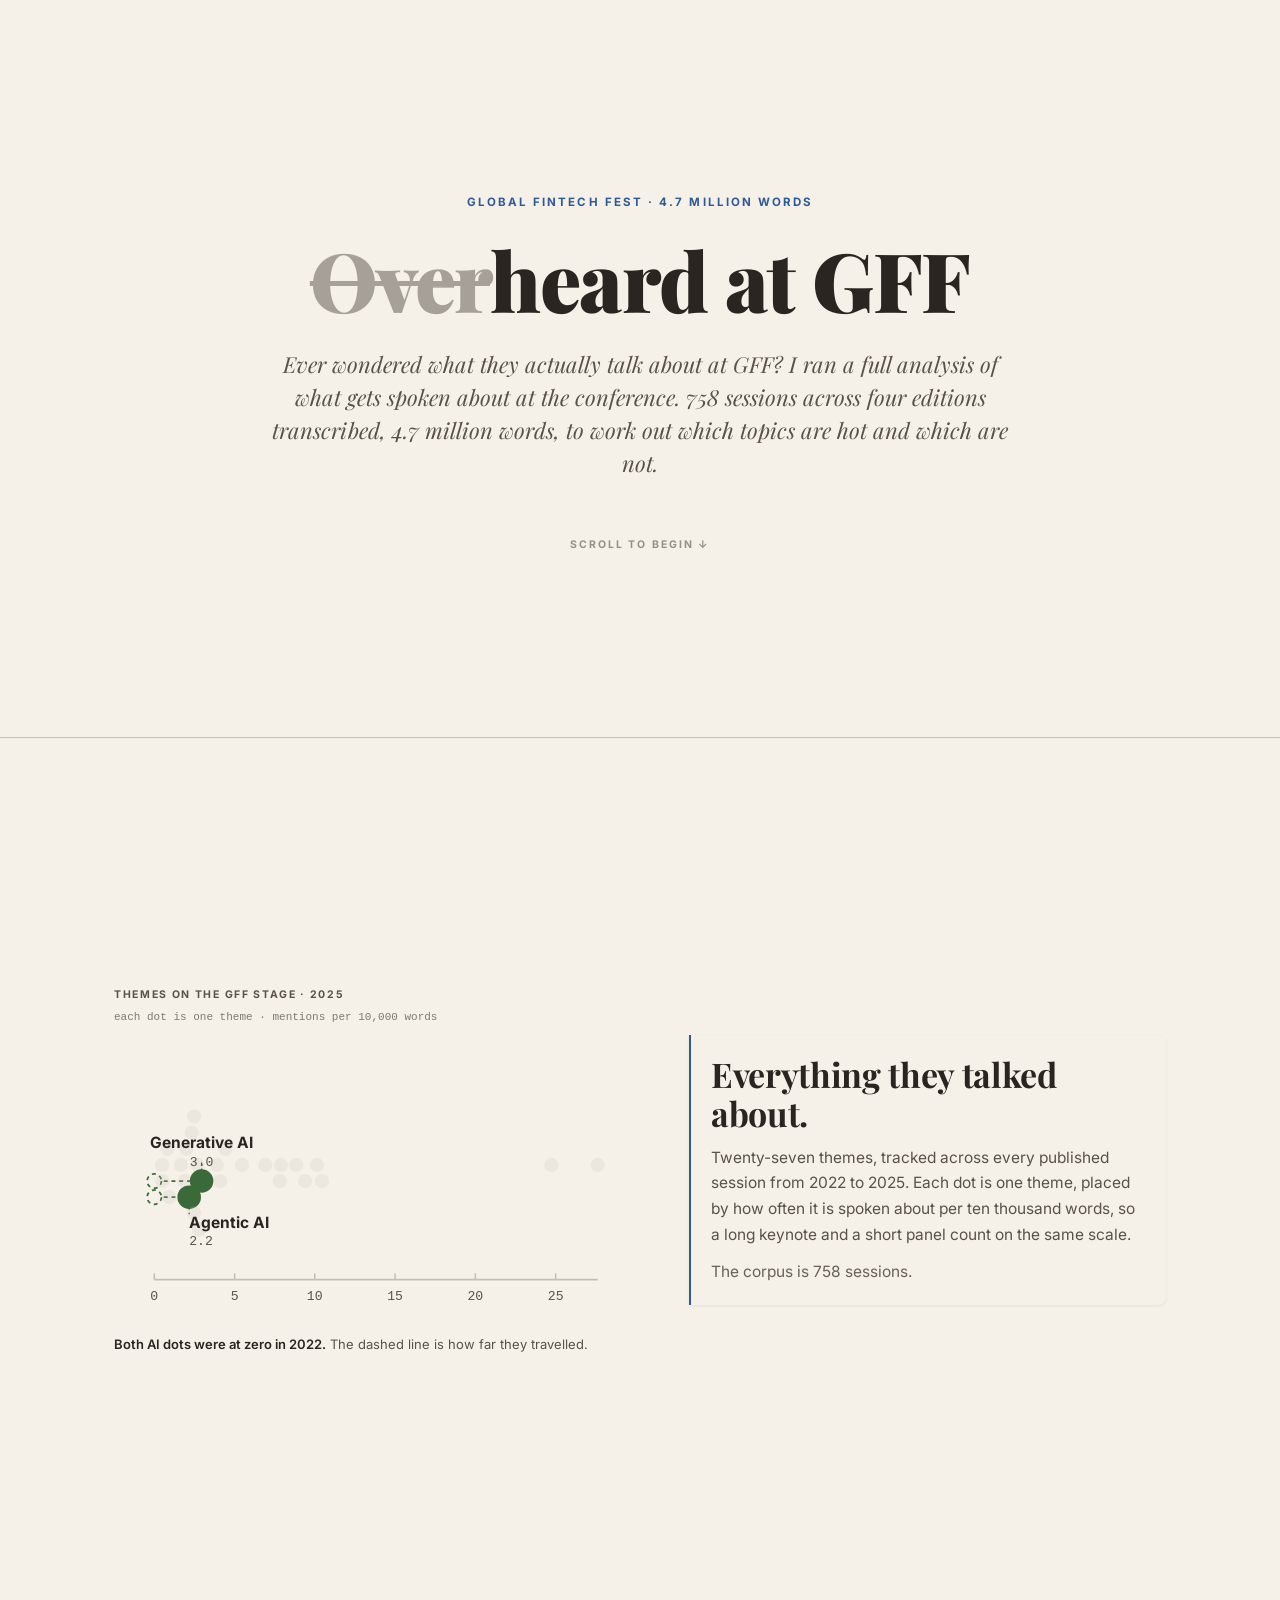
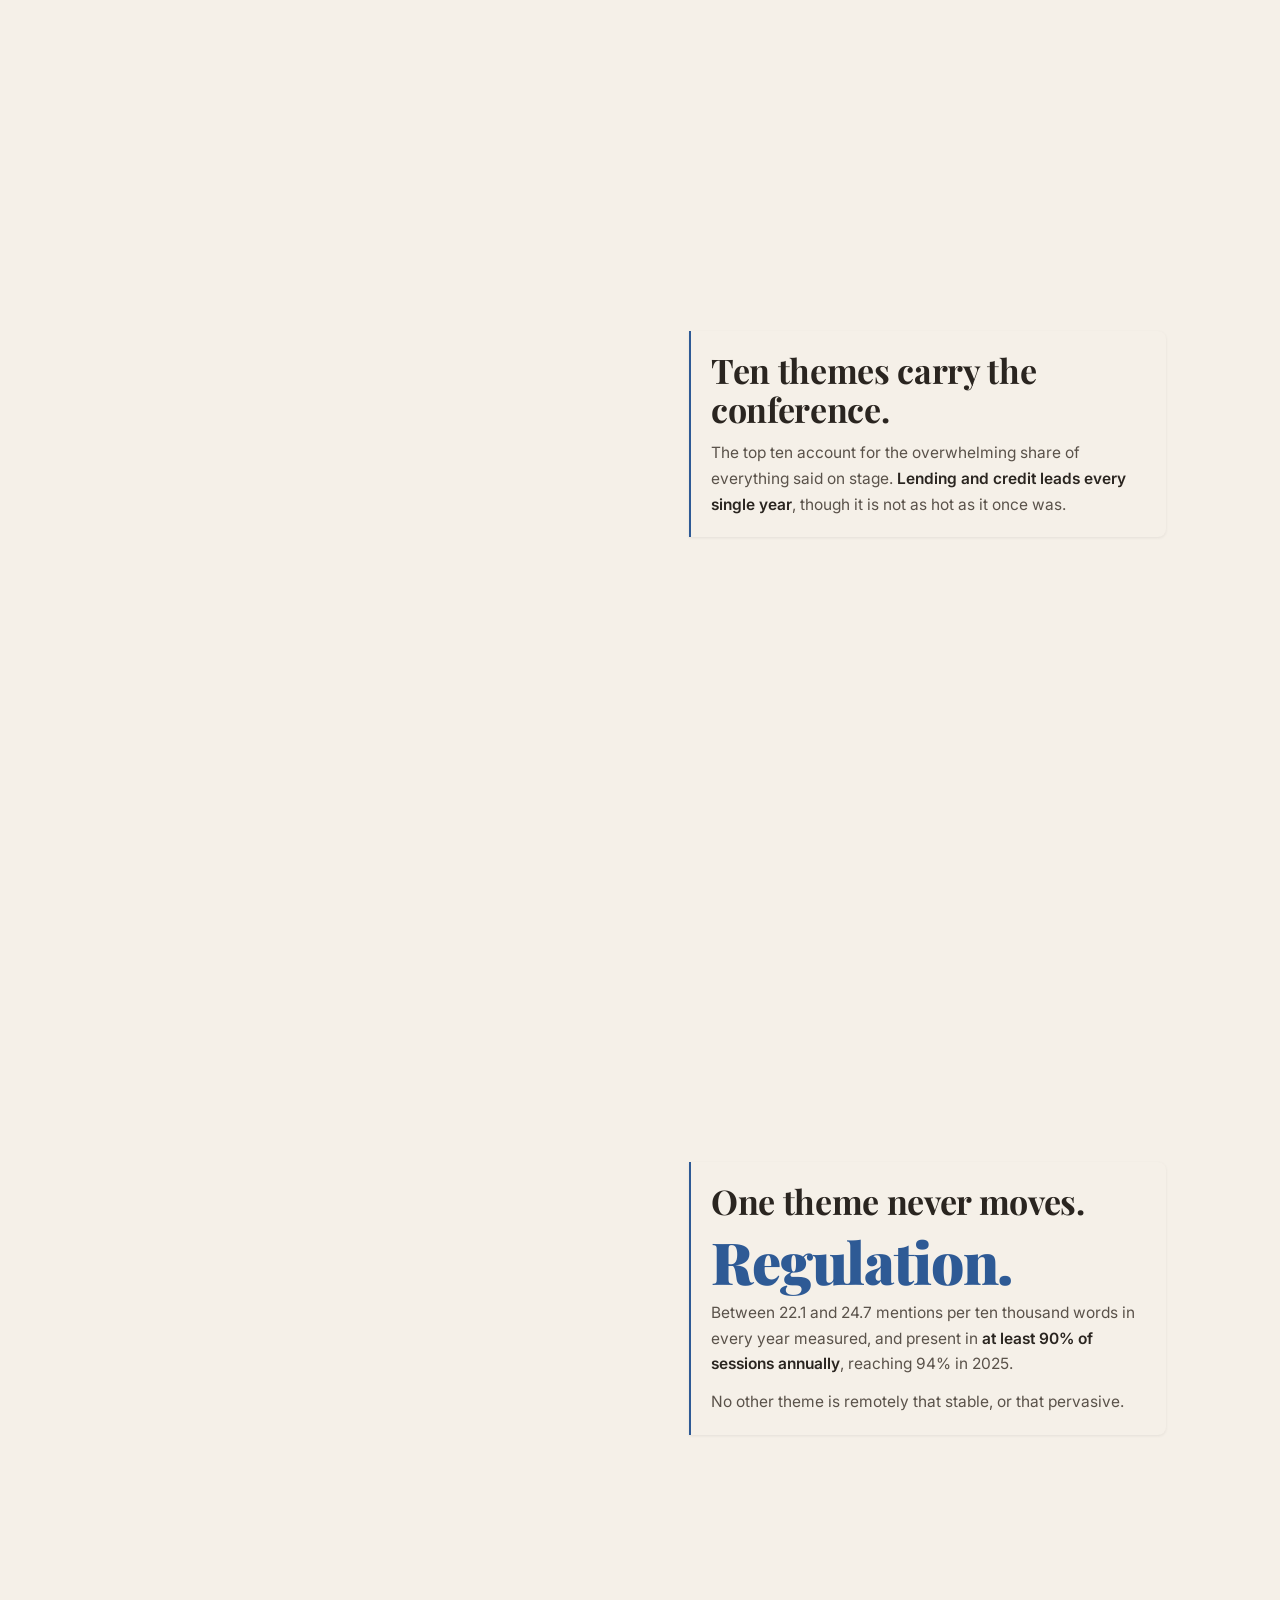
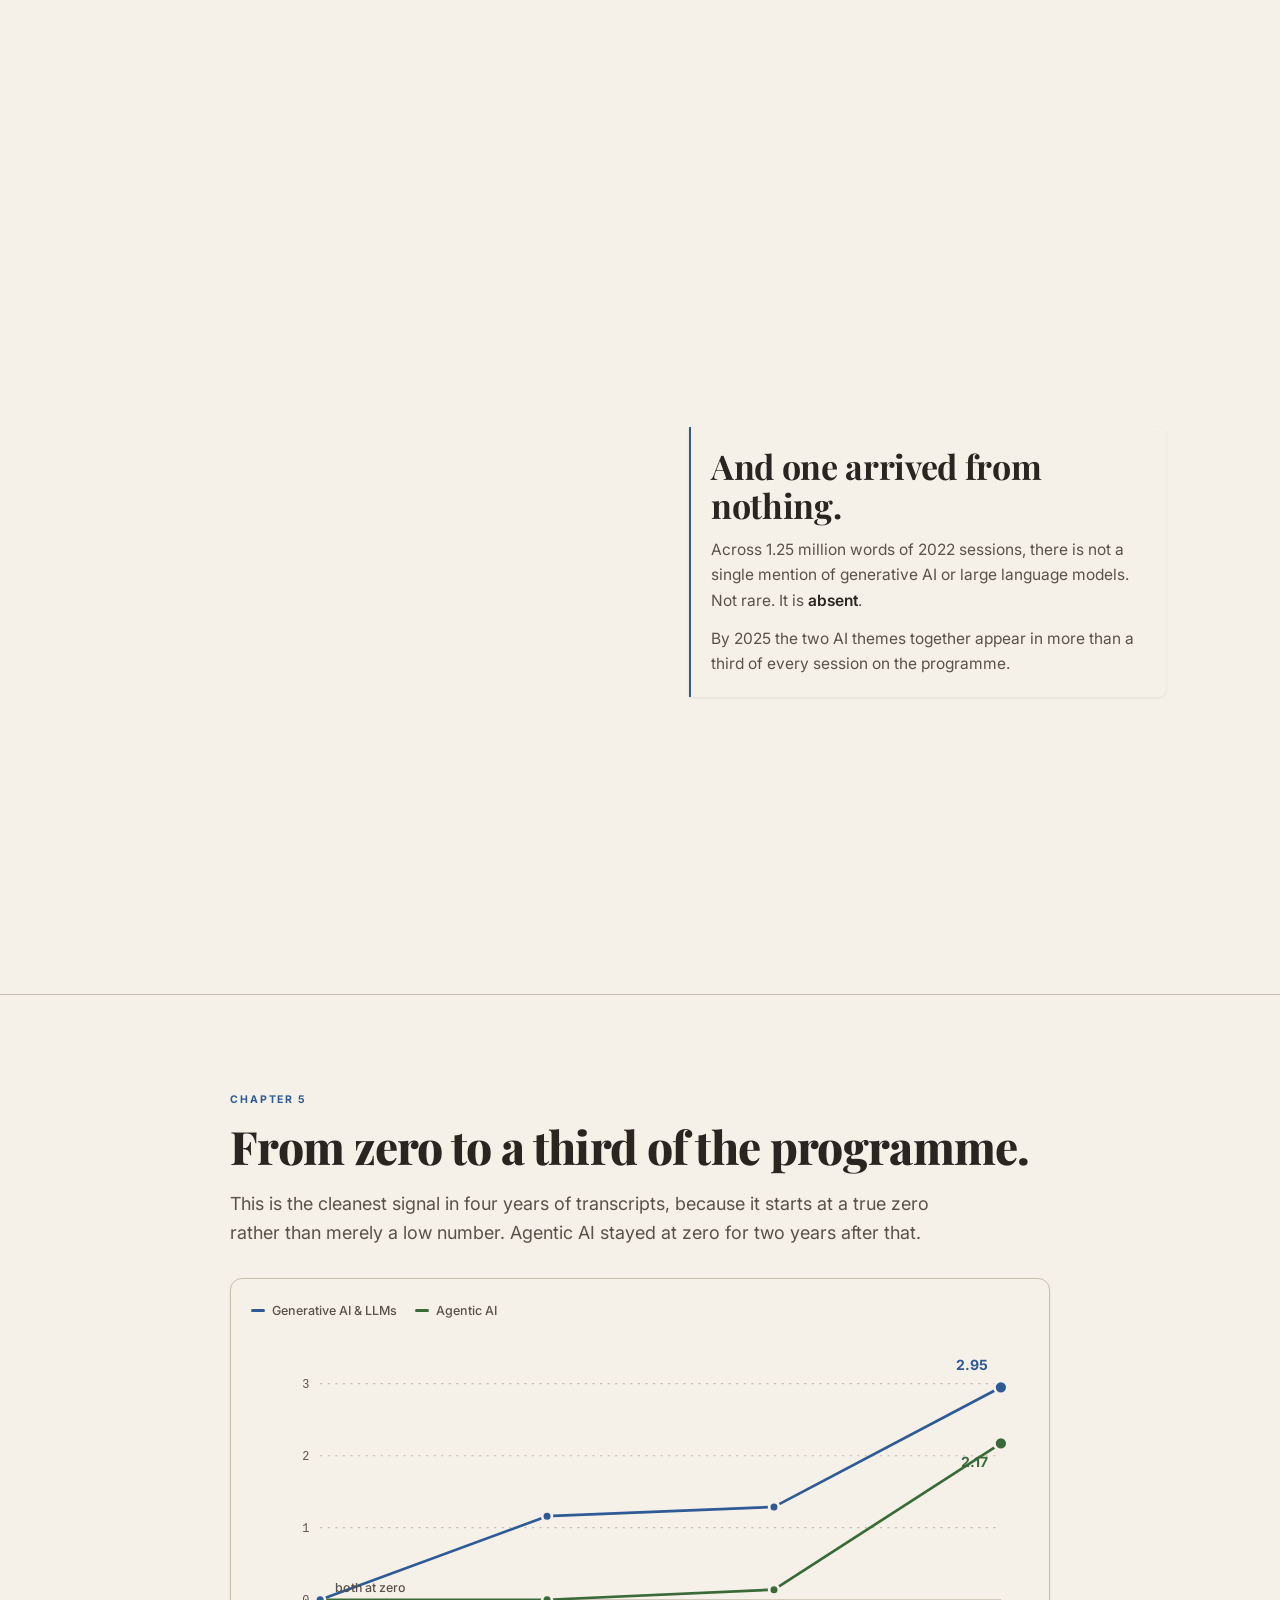
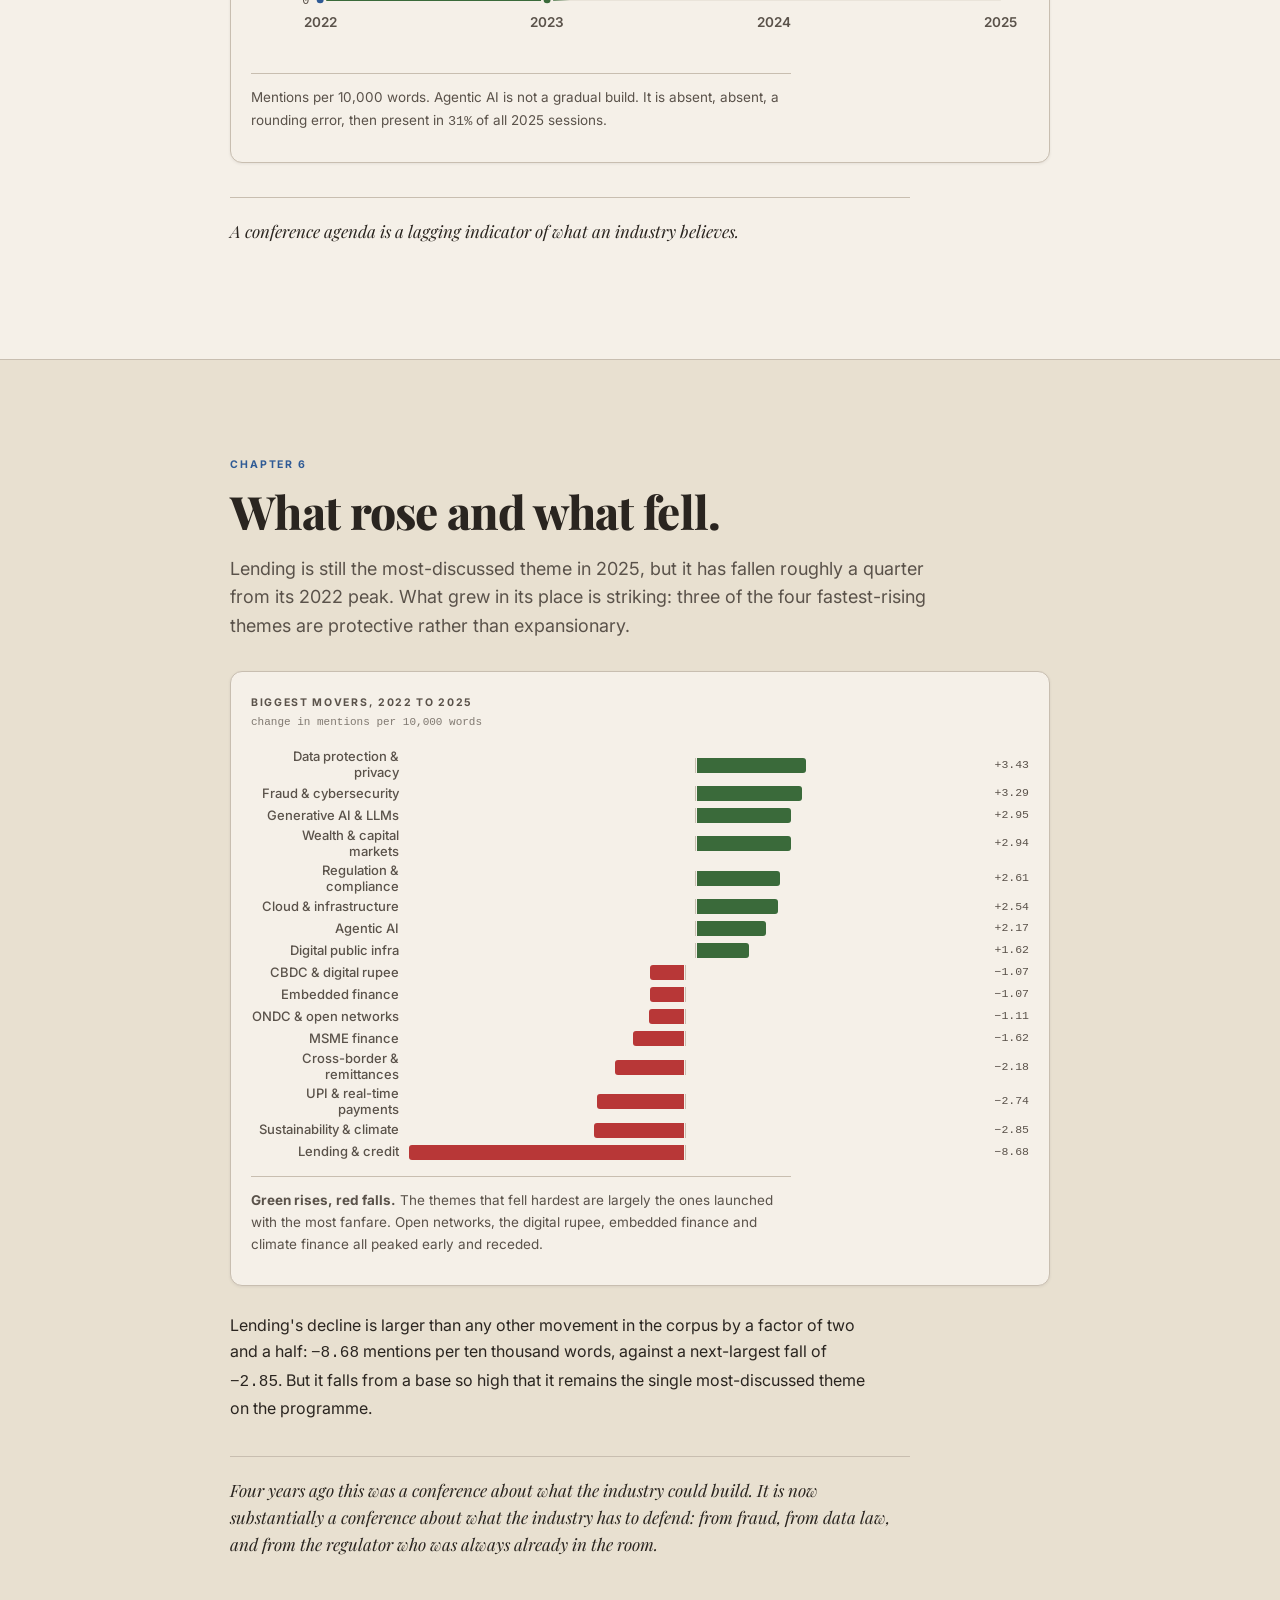
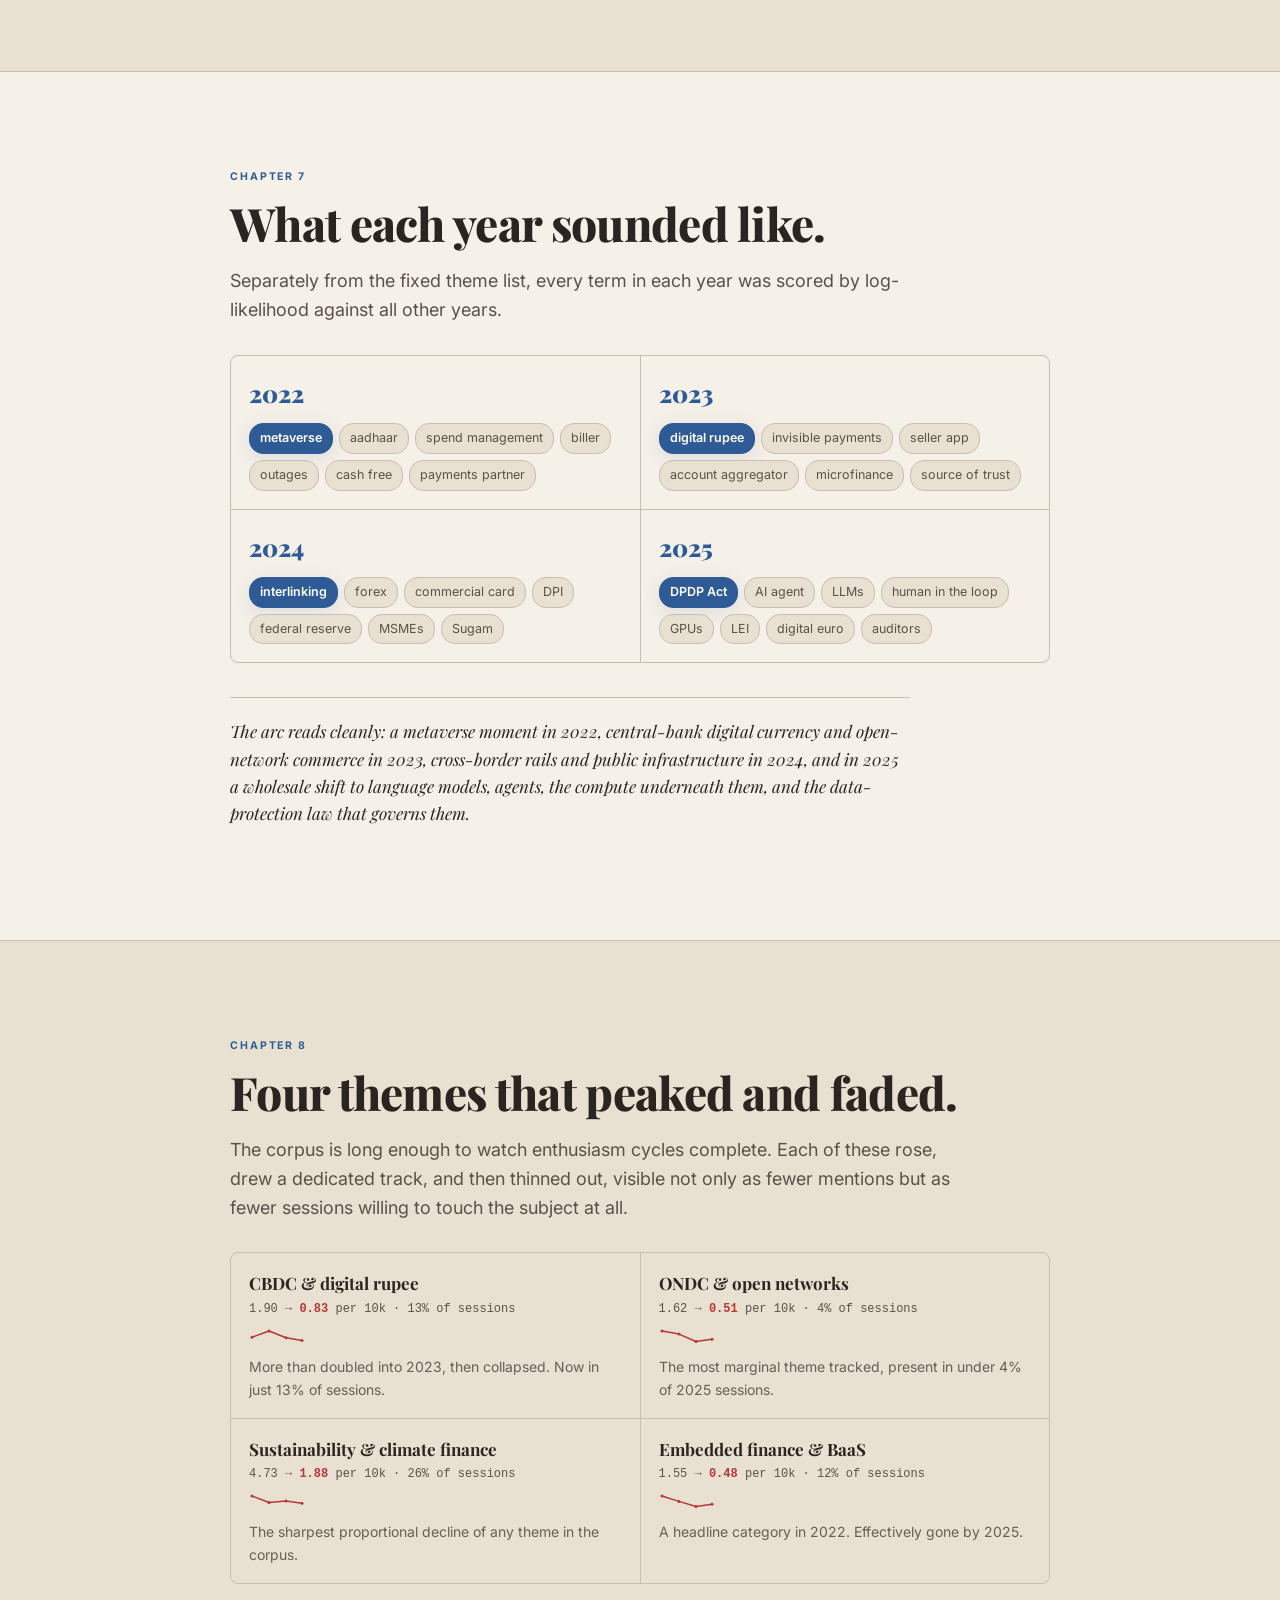
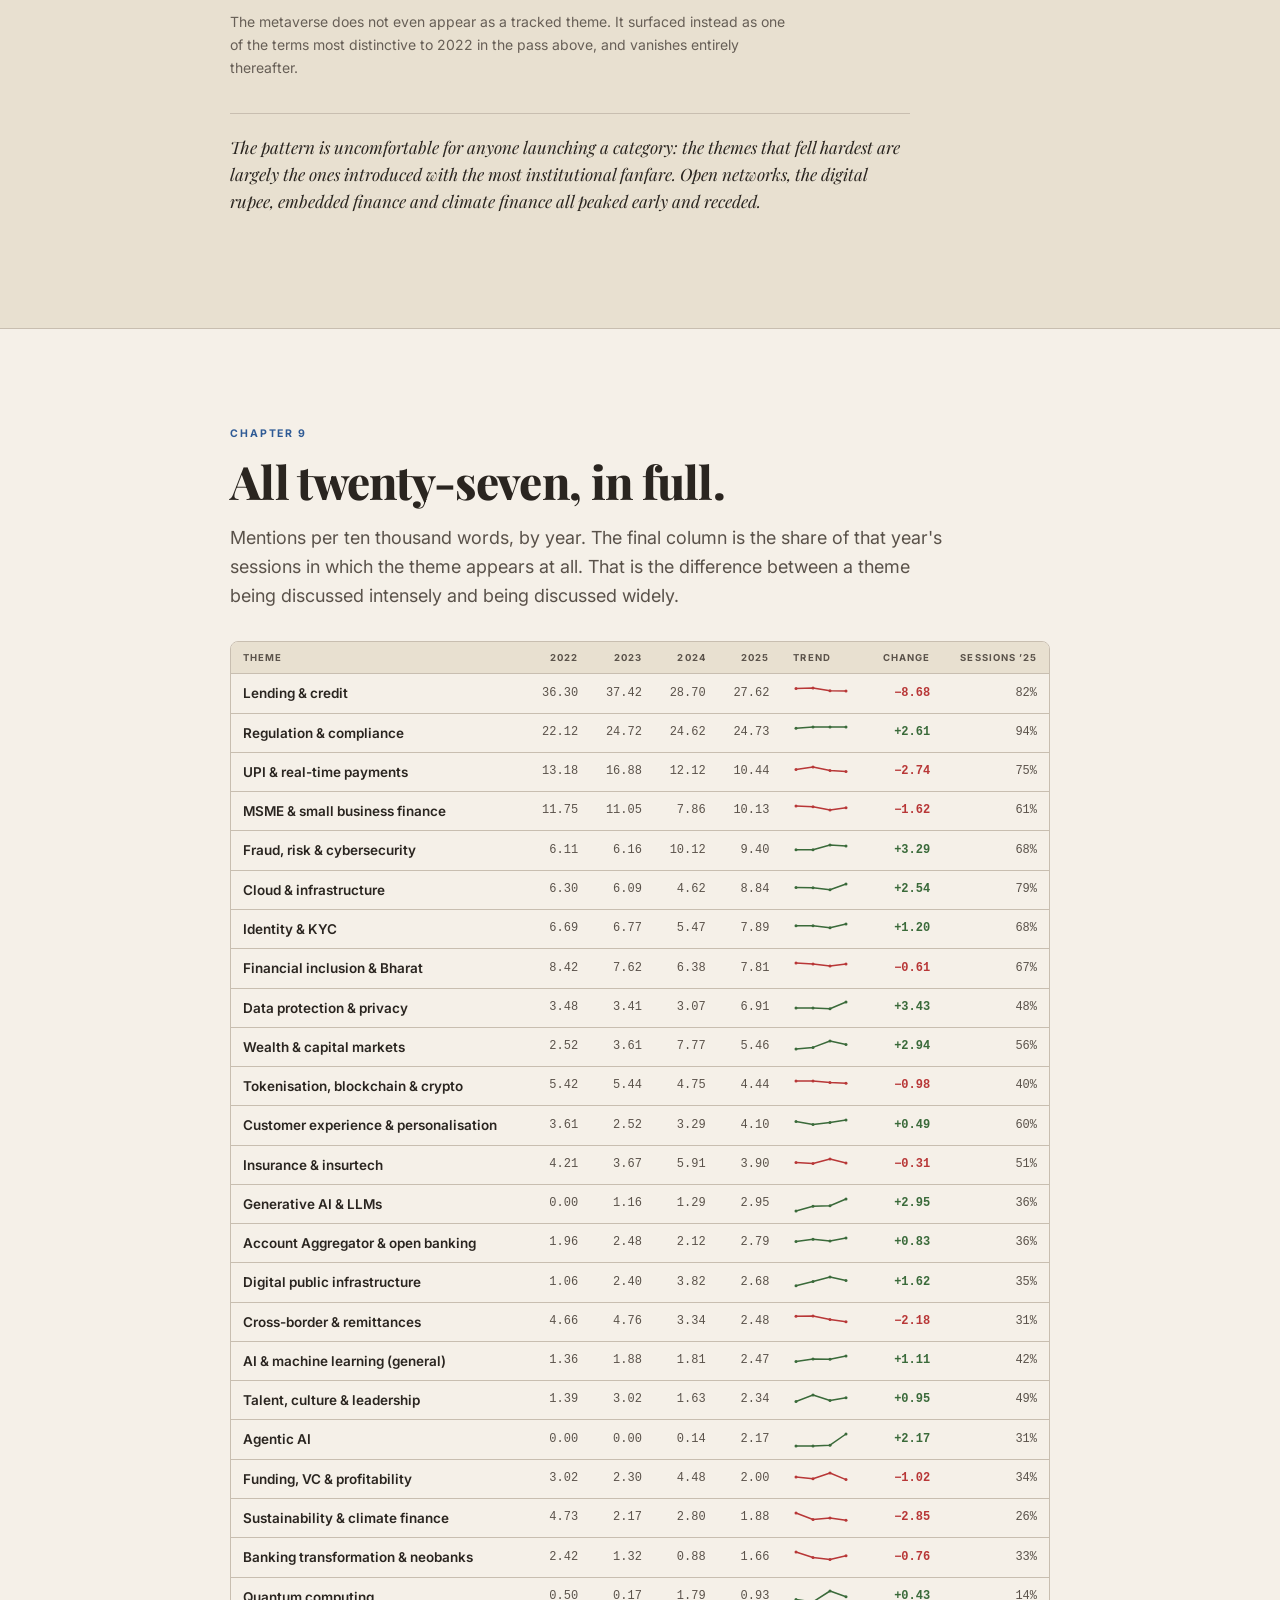
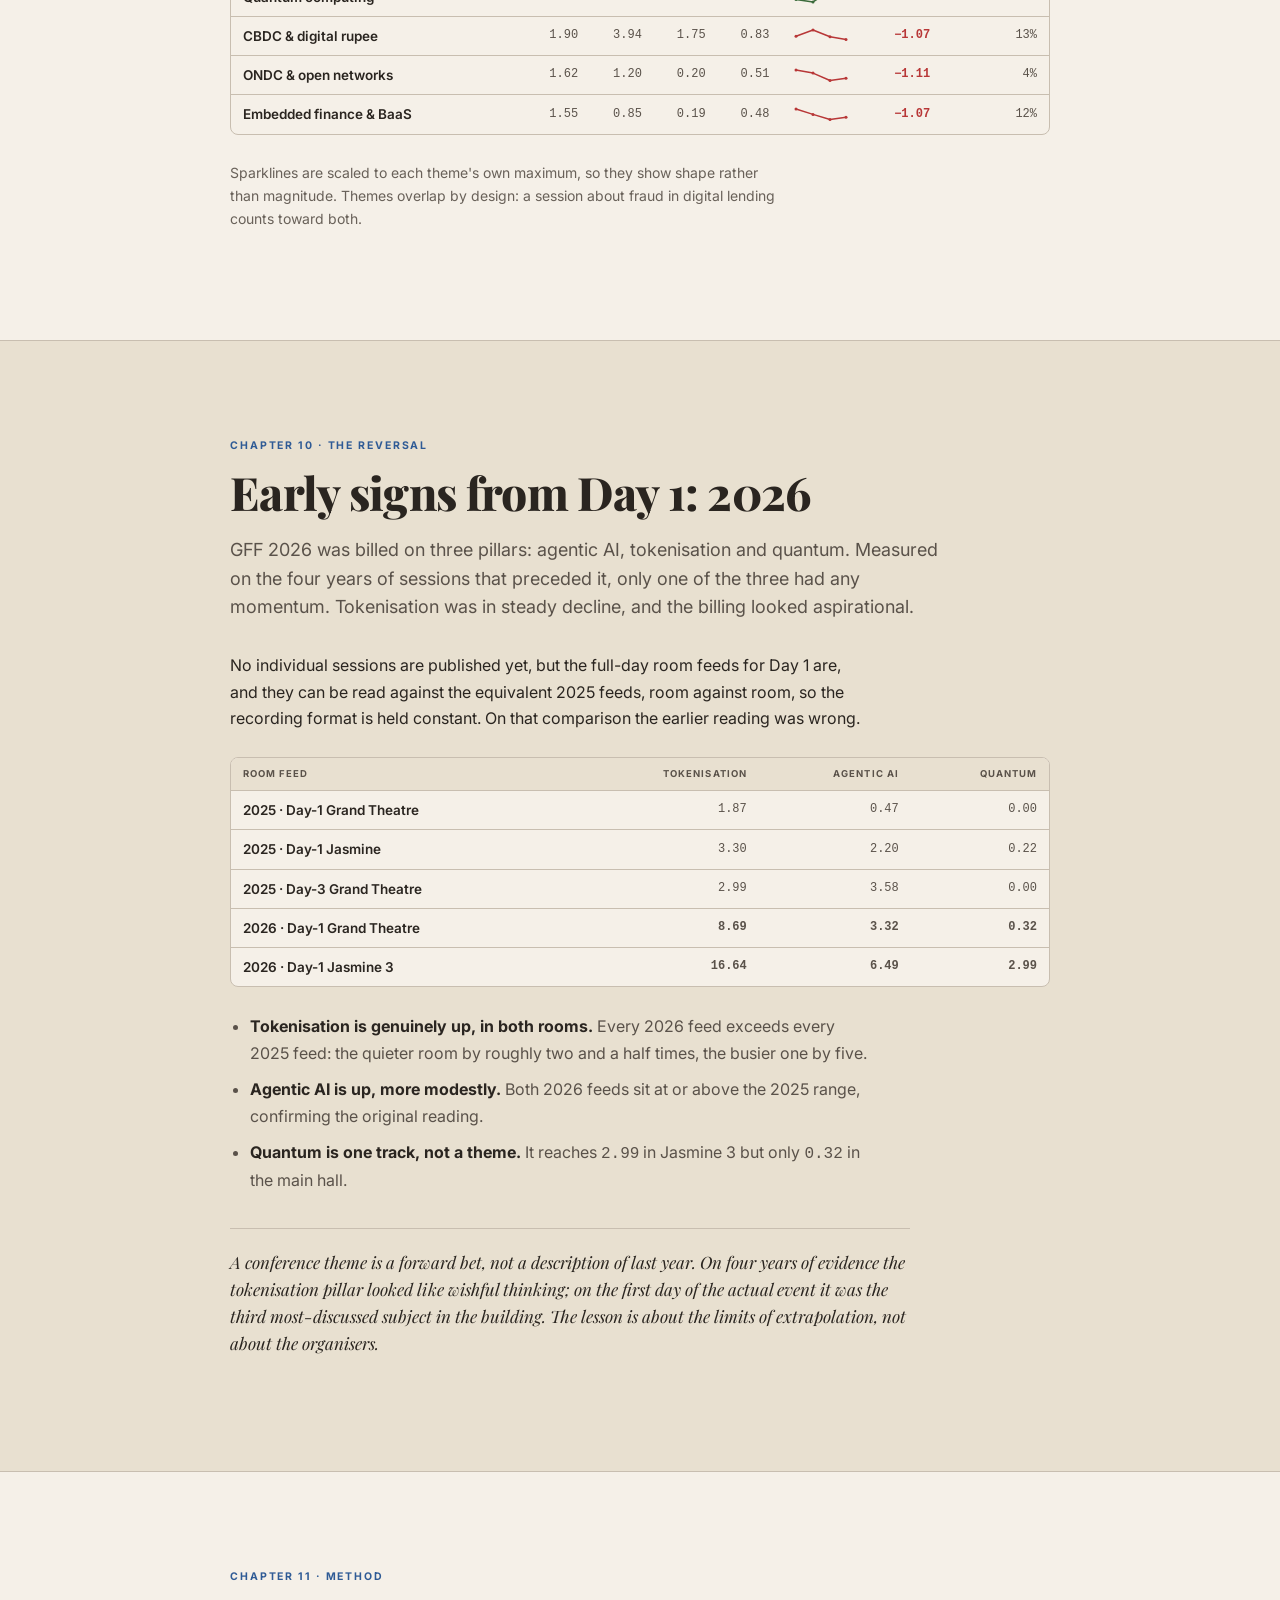
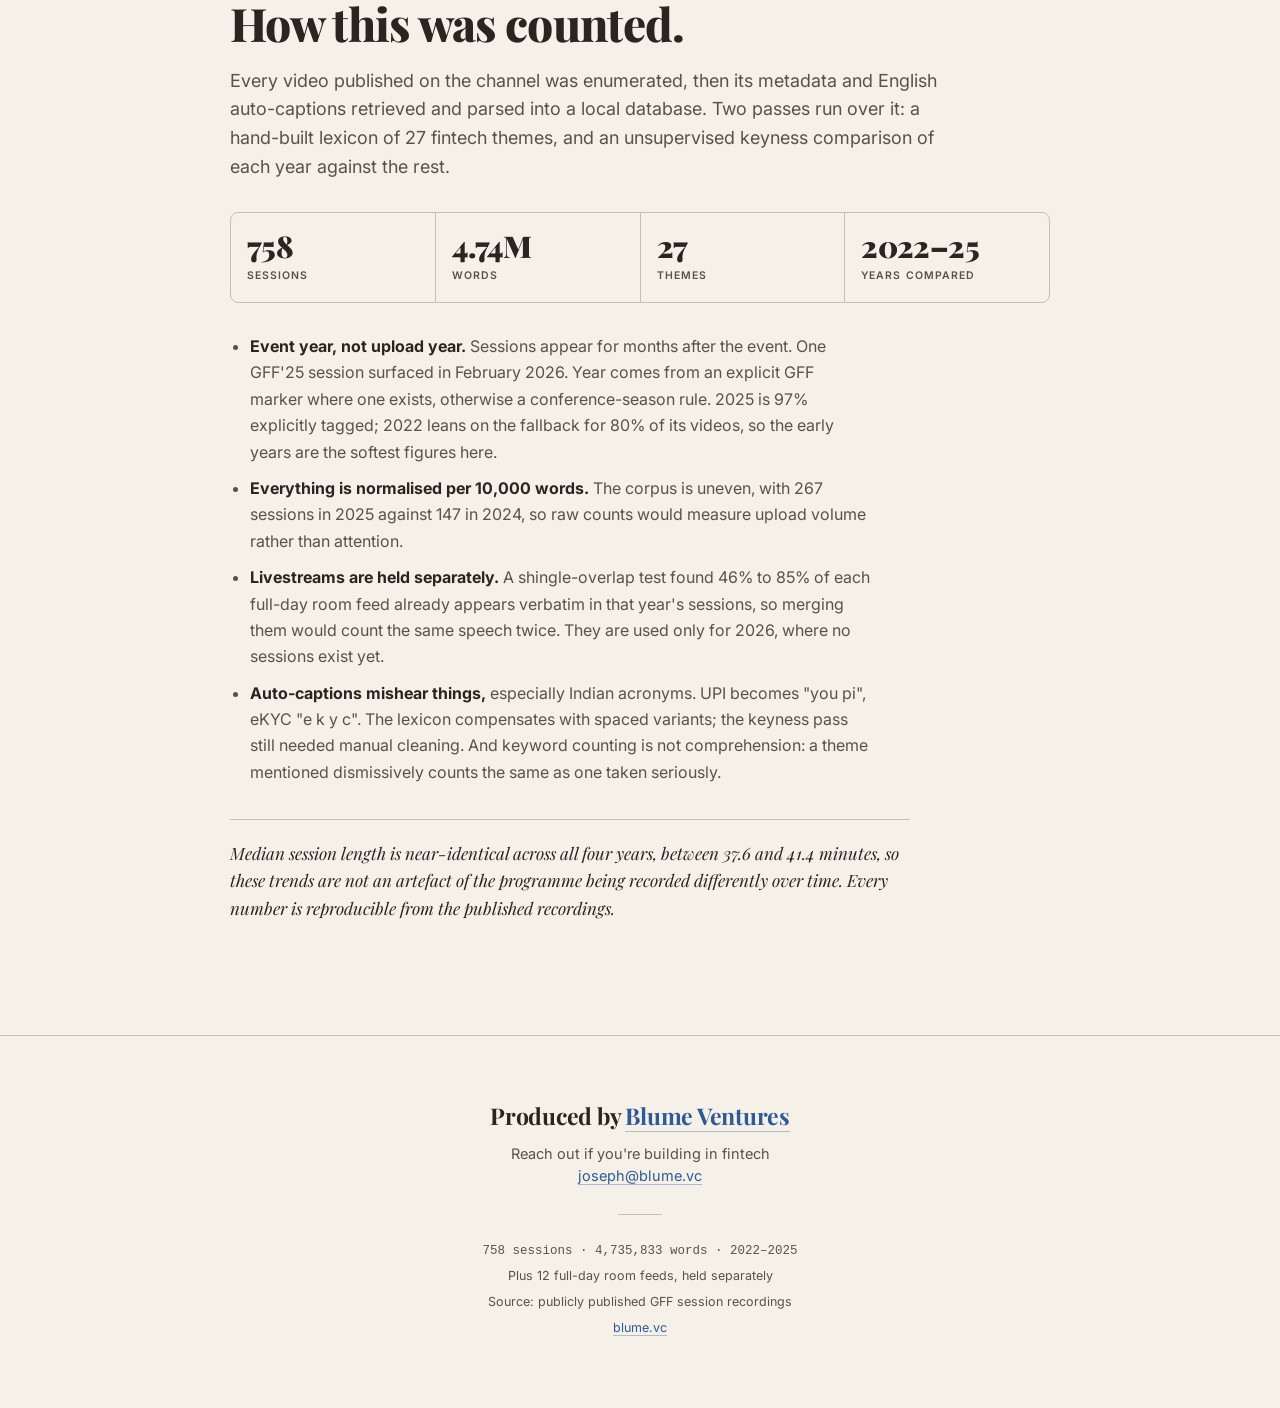
<file: gff/index.html>
<!DOCTYPE html>
<html lang="en">
<head>
<meta charset="UTF-8">
<meta name="viewport" content="width=device-width, initial-scale=1.0">
<meta name="description" content="What they actually talk about at Global Fintech Fest: 758 sessions, 4.7 million words, analysed.">
<meta property="og:title" content="Overheard at GFF">
<meta property="og:description" content="758 sessions across four editions. 4.7 million words. Which topics are hot and which are not.">
<meta property="og:type" content="article">
<title>Overheard at GFF</title>
<link rel="preconnect" href="https://fonts.googleapis.com">
<link rel="preconnect" href="https://fonts.gstatic.com" crossorigin>
<link href="https://fonts.googleapis.com/css2?family=Playfair+Display:ital,wght@0,400;0,700;0,900;1,400;1,700&family=Inter:wght@400;500;600;700&display=swap" rel="stylesheet">
<style>
:root{
  --bg:#f5f0e8; --bg-dark:#e8e0d0; --ink:#2a2520; --ink-soft:#5a524a;
  --rule:#c8beb0; --accent:#2e5a95; --red:#b83737; --green:#3a6a3a;
  --blume:#2e5a95; --gray:#c9c4ba;
  --serif:"Playfair Display",Georgia,serif;
  --sans:"Inter",-apple-system,BlinkMacSystemFont,sans-serif;
  --mono:ui-monospace,"SF Mono",Menlo,monospace;
  --max-w:1100px;
  --radius-sm:4px; --radius-md:8px; --radius-lg:12px; --radius-xl:16px;
  --shadow-sm:0 1px 3px rgba(42,37,32,.08);
  --shadow-md:0 4px 12px rgba(42,37,32,.10);
  --shadow-lg:0 8px 30px rgba(42,37,32,.12);
  --shadow-gold:0 4px 18px rgba(46,90,149,.12);
}
*{box-sizing:border-box}
body{margin:0;background:var(--bg);color:var(--ink);
     font-family:var(--sans);font-size:16px;line-height:1.65;
     -webkit-font-smoothing:antialiased}

/* ─────────────── hero ─────────────── */
.hero{min-height:82vh;display:flex;align-items:center;justify-content:center;
      text-align:center;padding:80px 24px 60px;border-bottom:1px solid var(--rule)}
.hero-inner{max-width:760px}
.kicker{font-family:var(--sans);font-size:11.5px;font-weight:700;letter-spacing:.18em;
        text-transform:uppercase;color:var(--accent);margin:0 0 26px}
.hero h1{font-family:var(--serif);font-weight:900;font-size:clamp(46px,8.4vw,82px);
         line-height:1.02;letter-spacing:-.015em;margin:0;text-wrap:balance}
/* "Over" struck through: it wasn't overheard, all of it was heard.
   Uses the font's own strikeout metric, which sits through the middle of the
   lowercase; a hand-tuned offset rides too high at display sizes. */
.hero h1 s{text-decoration:line-through;
           text-decoration-thickness:.055em;
           text-decoration-color:currentColor;
           text-decoration-skip-ink:none;
           color:var(--ink-soft);opacity:.5}
.dek{font-family:var(--serif);font-style:italic;font-weight:400;
     font-size:clamp(18px,2.5vw,22px);line-height:1.5;color:var(--ink-soft);
     margin:26px auto 0;max-width:36em}
.scroll-cue{font-size:10.5px;font-weight:700;letter-spacing:.2em;text-transform:uppercase;
            color:var(--ink-soft);opacity:.6;margin-top:56px}

/* ─────────────── scrolly ─────────────── */
/* Mobile first: the chart pins to the top of the screen and the step cards
   scroll through the space beneath it. Two side-by-side columns only once
   there is width for them. */
#scrolly{position:relative;max-width:var(--max-w);margin:0 auto;display:block}

.sticky-fig{position:sticky;top:0;z-index:3;margin:0;
            display:flex;flex-direction:column;justify-content:flex-start;
            height:47vh;padding:14px 16px 10px;background:var(--bg);
            border-bottom:1px solid var(--rule);
            box-shadow:0 8px 14px -10px rgba(42,37,32,.3)}
.steps{position:relative;z-index:1;margin:0;padding:0 16px}
.step{min-height:78vh;display:flex;align-items:center;padding:18px 0}

@media(min-width:900px){
  #scrolly{display:grid;grid-template-columns:1.05fr .95fr;gap:48px;padding:0 24px}
  .sticky-fig{height:100vh;justify-content:center;padding:24px 0;
              background:transparent;border-bottom:none;box-shadow:none}
  .steps{padding:0}
  .step{min-height:96vh;padding:40px 0}
}
.fig-head{font-size:10.5px;font-weight:700;letter-spacing:.16em;text-transform:uppercase;
          color:var(--ink-soft);margin-bottom:4px}
.fig-sub{font-family:var(--mono);font-size:11px;color:var(--ink-soft);opacity:.75;
         margin-bottom:18px}

/* Row metrics shrink with viewport height so all 27 themes stay on screen. */
/* Theme swarm: one dot per theme, placed on a single axis by how much it gets
   spoken about. A distribution survives a narrow screen in a way that 27
   labelled rows cannot: only the themes being talked about need a label. */
#swarm{display:block;width:100%;height:auto}
.dot{fill:var(--gray);transition:fill .5s ease,opacity .5s ease}
.dot.off{opacity:.2}
.dot.on{fill:var(--accent)}
.dot.ai{fill:var(--green)}
.ax{stroke:var(--rule);stroke-width:1}
.axt{fill:var(--ink-soft);font-family:var(--mono);font-size:8.5px}
.ann-t{fill:var(--ink);font-family:var(--sans);font-size:10px;font-weight:700}
.ann-s{fill:var(--ink-soft);font-family:var(--mono);font-size:8.5px}
.ann-l{stroke:var(--ink-soft);stroke-width:.8;stroke-dasharray:2 2;fill:none}
.ghost{fill:none;stroke:var(--green);stroke-width:1.1;stroke-dasharray:2.5 2.5}
.swarm-cap{font-size:13px;color:var(--ink-soft);margin-top:12px;line-height:1.45;
           min-height:3.2em}
.swarm-cap b{color:var(--ink);font-weight:600}

/* .steps / .step geometry lives in the scrolly block above; do not redeclare. */
.step-inner{background:var(--bg);border-left:2px solid var(--accent);
            padding:20px 20px;border-radius:0 var(--radius-md) var(--radius-md) 0;
            box-shadow:var(--shadow-sm)}
.step h2{font-family:var(--serif);font-weight:700;font-size:clamp(24px,5.6vw,34px);
         line-height:1.14;letter-spacing:-.01em;margin:0 0 12px}
.step p{margin:0 0 12px;color:var(--ink-soft);font-size:15.5px}
/* the one word the chapter turns on */
.bigword{display:block;font-family:var(--serif);font-weight:900;
         font-size:clamp(38px,9vw,58px);line-height:1;letter-spacing:-.02em;
         color:var(--accent);margin:2px 0 10px}
.step p:last-child{margin-bottom:0}
.step strong{color:var(--ink);font-weight:600}

/* ─────────────── chapters ─────────────── */
.chapter{padding:60px 18px;border-top:1px solid var(--rule)}
@media(min-width:900px){.chapter{padding:96px 24px}}
.chapter-alt{background:var(--bg-dark)}
.chapter-inner{max-width:820px;margin:0 auto}
.chapter-num{font-size:10.5px;font-weight:700;letter-spacing:.18em;text-transform:uppercase;
             color:var(--accent);margin:0 0 14px}
.chapter-title{font-family:var(--serif);font-weight:800;font-size:clamp(30px,5vw,46px);
               line-height:1.08;letter-spacing:-.015em;margin:0 0 18px;text-wrap:balance}
.chapter-lead{font-size:18px;line-height:1.6;color:var(--ink-soft);margin:0 0 30px;max-width:40em}
.chapter p{max-width:40em}
.chapter-kicker{margin-top:34px;padding-top:20px;border-top:1px solid var(--rule);
                font-family:var(--serif);font-style:italic;font-size:17px;line-height:1.6;
                color:var(--ink);max-width:40em}
.sub-h{font-size:11px;font-weight:700;letter-spacing:.14em;text-transform:uppercase;
       color:var(--ink-soft);margin:0 0 14px}
.note{font-size:14px;color:var(--ink-soft);opacity:.9}
.big-stat{font-family:var(--serif);font-size:clamp(30px,5vw,44px);font-weight:700;
          line-height:1.2;margin:26px 0}
.big-stat strong{color:var(--accent);font-weight:900}

/* stat strip */
.stats{display:grid;grid-template-columns:repeat(auto-fit,minmax(150px,1fr));
       gap:1px;background:var(--rule);border:1px solid var(--rule);
       border-radius:var(--radius-md);overflow:hidden;margin:30px 0}
.stat{background:var(--bg);padding:18px 16px}
.chapter-alt .stat{background:var(--bg-dark)}
.stat-v{font-family:var(--serif);font-weight:900;font-size:30px;line-height:1;
        letter-spacing:-.02em;margin-bottom:6px}
.stat-l{font-size:10.5px;font-weight:600;letter-spacing:.1em;text-transform:uppercase;
        color:var(--ink-soft)}

/* line chart */
.figbox{background:var(--bg);border:1px solid var(--rule);border-radius:var(--radius-lg);
        padding:16px 12px 12px;margin:26px 0;box-shadow:var(--shadow-sm)}
@media(min-width:640px){.figbox{padding:22px 20px 16px}}
.mvval{min-width:38px}
@media(min-width:640px){.mvval{min-width:46px}}
.chapter-alt .figbox{background:var(--bg)}
.figbox svg{display:block;width:100%;height:auto;overflow:visible}
.figcap{font-size:13.5px;color:var(--ink-soft);margin-top:14px;padding-top:12px;
        border-top:1px solid var(--rule)}
.legend{display:flex;gap:18px;flex-wrap:wrap;margin-bottom:14px}
.lg{display:flex;align-items:center;gap:7px;font-size:12.5px;font-weight:500;color:var(--ink-soft)}
.sw{width:14px;height:3px;border-radius:2px}

/* diverging movers chart */
.mv{display:flex;flex-direction:column;gap:3px}
.mvrow{display:grid;grid-template-columns:minmax(72px,104px) 1fr 1fr auto;gap:6px;
       align-items:center;font-size:11px}
@media(min-width:640px){.mvrow{grid-template-columns:minmax(92px,148px) 1fr 1fr auto;
                               gap:10px;font-size:13px}}
.mvlab{text-align:right;color:var(--ink-soft);font-weight:500;line-height:1.22}
.mvneg{display:flex;justify-content:flex-end;border-right:1px solid var(--rule);padding-right:1px}
.mvpos{display:flex;justify-content:flex-start;border-left:1px solid var(--rule);
       margin-left:-1px;padding-left:1px}
.mvbar{display:block;height:15px;width:0;
       transition:width .9s cubic-bezier(.22,.9,.28,1)}
.mvneg .mvbar{background:var(--red);border-radius:3px 0 0 3px}
.mvpos .mvbar{background:var(--green);border-radius:0 3px 3px 0}
.mvval{font-family:var(--mono);font-size:11.5px;color:var(--ink-soft);
       font-variant-numeric:tabular-nums;min-width:46px;text-align:right}

/* decay grid */
.decay{display:grid;grid-template-columns:1fr;gap:1px;background:var(--rule);
       border:1px solid var(--rule);border-radius:var(--radius-md);overflow:hidden;margin:26px 0}
@media(min-width:620px){.decay{grid-template-columns:1fr 1fr}}
.dcell{background:var(--bg);padding:16px 18px}
.chapter-alt .dcell{background:var(--bg-dark)}
.dname{font-family:var(--serif);font-weight:700;font-size:17px;margin-bottom:2px}
.dnum{font-family:var(--mono);font-size:12px;color:var(--ink-soft);margin-bottom:9px}
.dnum b{color:var(--red);font-weight:600}

/* table */
.tw{overflow-x:auto;border:1px solid var(--rule);border-radius:var(--radius-md);
    background:var(--bg);margin:26px 0}
.chapter-alt .tw{background:var(--bg)}
table{border-collapse:collapse;width:100%;min-width:560px;font-size:13.5px}
th,td{padding:8px 12px;border-bottom:1px solid var(--rule);text-align:left}
thead th{font-size:9.5px;font-weight:700;letter-spacing:.11em;text-transform:uppercase;
         color:var(--ink-soft);background:var(--bg-dark);white-space:nowrap}
thead th.r{text-align:right}
tbody tr:last-child td{border-bottom:none}
tbody tr:hover{background:var(--bg-dark)}
td.nm{font-weight:600;white-space:nowrap}
td.r{text-align:right;font-family:var(--mono);font-size:12px;
     font-variant-numeric:tabular-nums;color:var(--ink-soft);white-space:nowrap}
td.up{color:var(--green);font-weight:600}
td.dn{color:var(--red);font-weight:600}
.spark{width:56px;height:17px;display:block}

/* year terms */
.years{display:grid;grid-template-columns:1fr;gap:1px;background:var(--rule);
       border:1px solid var(--rule);border-radius:var(--radius-md);overflow:hidden;margin:26px 0}
@media(min-width:640px){.years{grid-template-columns:1fr 1fr}}
.ycell{background:var(--bg);padding:18px}
.chapter-alt .ycell{background:var(--bg-dark)}
.ynum{font-family:var(--serif);font-weight:900;font-size:24px;color:var(--accent);margin-bottom:10px}
.terms{display:flex;flex-wrap:wrap;gap:6px}
.term{font-size:12.5px;padding:4px 10px;border-radius:14px;background:var(--bg-dark);
      color:var(--ink-soft);border:1px solid var(--rule)}
.chapter-alt .term{background:var(--bg)}
.term.hot{background:var(--accent);color:#fff;border-color:var(--accent);font-weight:600;
          box-shadow:var(--shadow-gold)}

/* callout */
.call{border-left:3px solid var(--accent);background:var(--bg-dark);padding:18px 22px;
      margin:26px 0;border-radius:0 var(--radius-md) var(--radius-md) 0;max-width:44em}
.chapter-alt .call{background:var(--bg)}
.call p:last-child{margin-bottom:0}
.call.warn{border-left-color:var(--red)}
.call-h{font-size:10.5px;font-weight:700;letter-spacing:.14em;text-transform:uppercase;
        color:var(--accent);margin-bottom:8px}
.call.warn .call-h{color:var(--red)}

ul.pl{padding-left:20px;max-width:40em}
ul.pl li{margin-bottom:10px;color:var(--ink-soft)}
ul.pl strong{color:var(--ink)}

footer{padding:56px 24px 70px;border-top:1px solid var(--rule);text-align:center}
footer p{font-size:12.5px;color:var(--ink-soft);margin:5px auto;max-width:34em}
footer .credit{font-family:var(--serif);font-weight:700;font-size:clamp(19px,3.4vw,23px);
               color:var(--ink);margin-bottom:8px;letter-spacing:-.01em}
footer .reach{font-size:14.5px;line-height:1.55;color:var(--ink-soft);margin-bottom:26px}
footer .foot-rule{width:44px;height:1px;background:var(--rule);margin:26px auto}
/* Everything Blume carries the blue, not the story's gold accent. */
footer a{color:var(--blume);text-decoration:none;
         border-bottom:1px solid rgba(46,90,149,.35)}
footer a:hover,footer a:focus-visible{border-bottom-color:var(--blume)}
.mono{font-family:var(--mono)}

@media (prefers-reduced-motion:reduce){*{transition:none!important;animation:none!important}}
</style>
</head>
<body>
<header class="hero">
  <div class="hero-inner">
    <p class="kicker">Global Fintech Fest · 4.7 Million Words</p>
    <h1><s>Over</s>heard at GFF</h1>
    <p class="dek">Ever wondered what they actually talk about at GFF? I ran a full analysis of what gets spoken about at the conference. 758 sessions across four editions transcribed, 4.7 million words, to work out which topics are hot and which are not.</p>
    <p class="scroll-cue">Scroll to begin ↓</p>
  </div>
</header>

<main id="scrolly">
  <figure class="sticky-fig">
    <div class="fig-head">Themes on the GFF stage · 2025</div>
    <div class="fig-sub">each dot is one theme · mentions per 10,000 words</div>
    <svg id="swarm" viewBox="0 0 340 180" role="img"
         aria-label="Twenty-seven themes plotted by how often each is mentioned per ten thousand words in 2025. Most cluster below five; lending and credit and regulation and compliance sit far to the right."></svg>
    <p class="swarm-cap" id="swarmcap"></p>
  </figure>

  <article class="steps">
    <section class="step" data-step="1">
      <div class="step-inner">
        <h2>Everything they talked about.</h2>
        <p>Twenty-seven themes, tracked across every published session from 2022 to 2025. Each dot is one theme, placed by how often it is spoken about per ten thousand words, so a long keynote and a short panel count on the same scale.</p>
        <p class="note">The corpus is 758 sessions.</p>
      </div>
    </section>

    <section class="step" data-step="2">
      <div class="step-inner">
        <h2>Ten themes carry the conference.</h2>
        <p>The top ten account for the overwhelming share of everything said on stage. <strong>Lending and credit leads every single year</strong>, though it is not as hot as it once was.</p>
      </div>
    </section>

    <section class="step" data-step="3">
      <div class="step-inner">
        <h2>One theme never moves.</h2>
        <span class="bigword">Regulation.</span>
        <p>Between 22.1 and 24.7 mentions per ten thousand words in every year measured, and present in <strong>at least 90% of sessions annually</strong>, reaching 94% in 2025.</p>
        <p>No other theme is remotely that stable, or that pervasive.</p>
      </div>
    </section>

    <section class="step" data-step="4">
      <div class="step-inner">
        <h2>And one arrived from nothing.</h2>
        <p>Across 1.25 million words of 2022 sessions, there is not a single mention of generative AI or large language models. Not rare. It is <strong>absent</strong>.</p>
        <p>By 2025 the two AI themes together appear in more than a third of every session on the programme.</p>
      </div>
    </section>
  </article>
</main>

<section class="chapter" id="ch5">
  <div class="chapter-inner">
    <p class="chapter-num">Chapter 5</p>
    <h2 class="chapter-title">From zero to a third of the programme.</h2>
    <p class="chapter-lead">This is the cleanest signal in four years of transcripts, because it starts at a true zero rather than merely a low number. Agentic AI stayed at zero for two years after that.</p>

    <div class="figbox">
      <div class="legend">
        <span class="lg"><span class="sw" style="background:#2e5a95"></span>Generative AI &amp; LLMs</span>
        <span class="lg"><span class="sw" style="background:#3a6a3a"></span>Agentic AI</span>
      </div>
      <svg viewBox="0 0 720 300" role="img" aria-label="Generative AI rises from zero in 2022 to 2.95 mentions per 10,000 words in 2025. Agentic AI is zero until 2024, then 2.17 in 2025.">
        <g stroke="#c8beb0" stroke-width="1">
          <line x1="64" y1="245" x2="694" y2="245"/>
          <line x1="64" y1="178.3" x2="694" y2="178.3" stroke-dasharray="2 5"/>
          <line x1="64" y1="111.7" x2="694" y2="111.7" stroke-dasharray="2 5"/>
          <line x1="64" y1="45" x2="694" y2="45" stroke-dasharray="2 5"/>
        </g>
        <g fill="#5a524a" font-family="ui-monospace,SF Mono,Menlo,monospace" font-size="11" text-anchor="end">
          <text x="54" y="249">0</text><text x="54" y="182.3">1</text>
          <text x="54" y="115.7">2</text><text x="54" y="49">3</text>
        </g>
        <g fill="#5a524a" font-family="Inter,sans-serif" font-size="12.5" font-weight="600" text-anchor="middle">
          <text x="64" y="270">2022</text><text x="274" y="270">2023</text>
          <text x="484" y="270">2024</text><text x="694" y="270">2025</text>
        </g>
        <polyline points="64,245 274,167.7 484,159.1 694,48.4" fill="none" stroke="#2e5a95"
                  stroke-width="2.5" stroke-linejoin="round" stroke-linecap="round"/>
        <polyline points="64,245 274,245 484,235.7 694,100.4" fill="none" stroke="#3a6a3a"
                  stroke-width="2.5" stroke-linejoin="round" stroke-linecap="round"/>
        <g stroke="#f5f0e8" stroke-width="2.5">
          <circle cx="64" cy="245" r="4.5" fill="#2e5a95"/><circle cx="274" cy="167.7" r="4.5" fill="#2e5a95"/>
          <circle cx="484" cy="159.1" r="4.5" fill="#2e5a95"/><circle cx="694" cy="48.4" r="6" fill="#2e5a95"/>
          <circle cx="274" cy="245" r="4.5" fill="#3a6a3a"/>
          <circle cx="484" cy="235.7" r="4.5" fill="#3a6a3a"/><circle cx="694" cy="100.4" r="6" fill="#3a6a3a"/>
        </g>
        <g font-family="Inter,sans-serif" font-size="13" font-weight="700">
          <text x="682" y="32" fill="#2e5a95" text-anchor="end">2.95</text>
          <text x="682" y="122" fill="#3a6a3a" text-anchor="end">2.17</text>
          <text x="78" y="238" fill="#5a524a" font-size="11.5" font-weight="500">both at zero</text>
        </g>
      </svg>
      <p class="figcap">Mentions per 10,000 words. Agentic AI is not a gradual build. It is absent, absent, a rounding error, then present in <span class="mono">31%</span> of all 2025 sessions.</p>
    </div>

    <p class="chapter-kicker">A conference agenda is a lagging indicator of what an industry believes.</p>
  </div>
</section>

<section class="chapter chapter-alt" id="ch6">
  <div class="chapter-inner">
    <p class="chapter-num">Chapter 6</p>
    <h2 class="chapter-title">What rose and what fell.</h2>
    <p class="chapter-lead">Lending is still the most-discussed theme in 2025, but it has fallen roughly a quarter from its 2022 peak. What grew in its place is striking: three of the four fastest-rising themes are protective rather than expansionary.</p>

    <div class="figbox">
      <div class="fig-head" style="margin-bottom:2px">Biggest movers, 2022 to 2025</div>
      <div class="fig-sub">change in mentions per 10,000 words</div>
      <div class="mv" id="movers"></div>
      <p class="figcap"><strong>Green rises, red falls.</strong> The themes that fell hardest are largely the ones launched with the most fanfare. Open networks, the digital rupee, embedded finance and climate finance all peaked early and receded.</p>
    </div>

    <p>Lending's decline is larger than any other movement in the corpus by a factor of two and a half: <span class="mono">−8.68</span> mentions per ten thousand words, against a next-largest fall of <span class="mono">−2.85</span>. But it falls from a base so high that it remains the single most-discussed theme on the programme.</p>

    <p class="chapter-kicker">Four years ago this was a conference about what the industry could build. It is now substantially a conference about what the industry has to defend: from fraud, from data law, and from the regulator who was always already in the room.</p>
  </div>
</section>

<section class="chapter" id="ch7">
  <div class="chapter-inner">
    <p class="chapter-num">Chapter 7</p>
    <h2 class="chapter-title">What each year sounded like.</h2>
    <p class="chapter-lead">Separately from the fixed theme list, every term in each year was scored by log-likelihood against all other years.</p>

    <div class="years" id="years"></div>

    <p class="chapter-kicker">The arc reads cleanly: a metaverse moment in 2022, central-bank digital currency and open-network commerce in 2023, cross-border rails and public infrastructure in 2024, and in 2025 a wholesale shift to language models, agents, the compute underneath them, and the data-protection law that governs them.</p>
  </div>
</section>

<section class="chapter chapter-alt" id="ch8">
  <div class="chapter-inner">
    <p class="chapter-num">Chapter 8</p>
    <h2 class="chapter-title">Four themes that peaked and faded.</h2>
    <p class="chapter-lead">The corpus is long enough to watch enthusiasm cycles complete. Each of these rose, drew a dedicated track, and then thinned out, visible not only as fewer mentions but as fewer sessions willing to touch the subject at all.</p>

    <div class="decay" id="decay"></div>

    <p class="note">The metaverse does not even appear as a tracked theme. It surfaced instead as one of the terms most distinctive to 2022 in the pass above, and vanishes entirely thereafter.</p>

    <p class="chapter-kicker">The pattern is uncomfortable for anyone launching a category: the themes that fell hardest are largely the ones introduced with the most institutional fanfare. Open networks, the digital rupee, embedded finance and climate finance all peaked early and receded.</p>
  </div>
</section>

<section class="chapter" id="ch9">
  <div class="chapter-inner">
    <p class="chapter-num">Chapter 9</p>
    <h2 class="chapter-title">All twenty-seven, in full.</h2>
    <p class="chapter-lead">Mentions per ten thousand words, by year. The final column is the share of that year's sessions in which the theme appears at all. That is the difference between a theme being discussed intensely and being discussed widely.</p>

    <div class="tw">
      <table>
        <thead><tr><th>Theme</th><th class="r">2022</th><th class="r">2023</th><th class="r">2024</th>
        <th class="r">2025</th><th>Trend</th><th class="r">Change</th><th class="r">Sessions ’25</th></tr></thead>
        <tbody id="tbody"></tbody>
      </table>
    </div>
    <p class="note">Sparklines are scaled to each theme's own maximum, so they show shape rather than magnitude. Themes overlap by design: a session about fraud in digital lending counts toward both.</p>
  </div>
</section>

<section class="chapter chapter-alt" id="ch10">
  <div class="chapter-inner">
    <p class="chapter-num">Chapter 10 · The reversal</p>
    <h2 class="chapter-title">Early signs from Day 1: 2026</h2>
    <p class="chapter-lead">GFF 2026 was billed on three pillars: agentic AI, tokenisation and quantum. Measured on the four years of sessions that preceded it, only one of the three had any momentum. Tokenisation was in steady decline, and the billing looked aspirational.</p>

    <p>No individual sessions are published yet, but the full-day room feeds for Day 1 are, and they can be read against the equivalent 2025 feeds, room against room, so the recording format is held constant. On that comparison the earlier reading was wrong.</p>

    <div class="tw">
      <table>
        <thead><tr><th>Room feed</th><th class="r">Tokenisation</th><th class="r">Agentic AI</th><th class="r">Quantum</th></tr></thead>
        <tbody id="feeds"></tbody>
      </table>
    </div>

    <ul class="pl">
      <li><strong>Tokenisation is genuinely up, in both rooms.</strong> Every 2026 feed exceeds every 2025 feed: the quieter room by roughly two and a half times, the busier one by five.</li>
      <li><strong>Agentic AI is up, more modestly.</strong> Both 2026 feeds sit at or above the 2025 range, confirming the original reading.</li>
      <li><strong>Quantum is one track, not a theme.</strong> It reaches <span class="mono">2.99</span> in Jasmine 3 but only <span class="mono">0.32</span> in the main hall.</li>
    </ul>

    <p class="chapter-kicker">A conference theme is a forward bet, not a description of last year. On four years of evidence the tokenisation pillar looked like wishful thinking; on the first day of the actual event it was the third most-discussed subject in the building. The lesson is about the limits of extrapolation, not about the organisers.</p>
  </div>
</section>

<section class="chapter" id="ch11">
  <div class="chapter-inner">
    <p class="chapter-num">Chapter 11 · Method</p>
    <h2 class="chapter-title">How this was counted.</h2>
    <p class="chapter-lead">Every video published on the channel was enumerated, then its metadata and English auto-captions retrieved and parsed into a local database. Two passes run over it: a hand-built lexicon of 27 fintech themes, and an unsupervised keyness comparison of each year against the rest.</p>

    <div class="stats">
      <div class="stat"><div class="stat-v">758</div><div class="stat-l">Sessions</div></div>
      <div class="stat"><div class="stat-v">4.74M</div><div class="stat-l">Words</div></div>
      <div class="stat"><div class="stat-v">27</div><div class="stat-l">Themes</div></div>
      <div class="stat"><div class="stat-v">2022–25</div><div class="stat-l">Years compared</div></div>
    </div>

    <ul class="pl">
      <li><strong>Event year, not upload year.</strong> Sessions appear for months after the event. One GFF'25 session surfaced in February 2026. Year comes from an explicit GFF marker where one exists, otherwise a conference-season rule. 2025 is 97% explicitly tagged; 2022 leans on the fallback for 80% of its videos, so the early years are the softest figures here.</li>
      <li><strong>Everything is normalised per 10,000 words.</strong> The corpus is uneven, with 267 sessions in 2025 against 147 in 2024, so raw counts would measure upload volume rather than attention.</li>
      <li><strong>Livestreams are held separately.</strong> A shingle-overlap test found 46% to 85% of each full-day room feed already appears verbatim in that year's sessions, so merging them would count the same speech twice. They are used only for 2026, where no sessions exist yet.</li>
      <li><strong>Auto-captions mishear things,</strong> especially Indian acronyms. UPI becomes "you pi", eKYC "e k y c". The lexicon compensates with spaced variants; the keyness pass still needed manual cleaning. And keyword counting is not comprehension: a theme mentioned dismissively counts the same as one taken seriously.</li>
    </ul>

    <p class="chapter-kicker">Median session length is near-identical across all four years, between 37.6 and 41.4 minutes, so these trends are not an artefact of the programme being recorded differently over time. Every number is reproducible from the published recordings.</p>
  </div>
</section>

<footer>
  <p class="credit">Produced by <a href="https://blume.vc" target="_blank" rel="noopener">Blume Ventures</a></p>
  <p class="reach">Reach out if you're building in fintech<br><a href="mailto:joseph@blume.vc">joseph@blume.vc</a></p>
  <div class="foot-rule"></div>
  <p class="mono">758 sessions · 4,735,833 words · 2022–2025</p>
  <p>Plus 12 full-day room feeds, held separately</p>
  <p>Source: publicly published GFF session recordings</p>
  <p><a href="https://blume.vc" target="_blank" rel="noopener">blume.vc</a></p>
</footer>

<script>
const DATA = {"themes":[{"t":"Lending & credit","v":[36.3,37.42,28.7,27.62],"sh":82.4,"chg":-8.68},{"t":"Regulation & compliance","v":[22.12,24.72,24.62,24.73],"sh":94.0,"chg":2.61},{"t":"UPI & real-time payments","v":[13.18,16.88,12.12,10.44],"sh":74.5,"chg":-2.74},{"t":"MSME & small business finance","v":[11.75,11.05,7.86,10.13],"sh":61.0,"chg":-1.62},{"t":"Fraud, risk & cybersecurity","v":[6.11,6.16,10.12,9.4],"sh":68.2,"chg":3.29},{"t":"Cloud & infrastructure","v":[6.3,6.09,4.62,8.84],"sh":79.0,"chg":2.54},{"t":"Identity & KYC","v":[6.69,6.77,5.47,7.89],"sh":68.2,"chg":1.2},{"t":"Financial inclusion & Bharat","v":[8.42,7.62,6.38,7.81],"sh":67.4,"chg":-0.61},{"t":"Data protection & privacy","v":[3.48,3.41,3.07,6.91],"sh":47.9,"chg":3.43},{"t":"Wealth & capital markets","v":[2.52,3.61,7.77,5.46],"sh":55.8,"chg":2.94},{"t":"Tokenisation, blockchain & crypto","v":[5.42,5.44,4.75,4.44],"sh":40.1,"chg":-0.98},{"t":"Customer experience & personalisation","v":[3.61,2.52,3.29,4.1],"sh":59.9,"chg":0.49},{"t":"Insurance & insurtech","v":[4.21,3.67,5.91,3.9],"sh":50.9,"chg":-0.31},{"t":"Generative AI & LLMs","v":[0.0,1.16,1.29,2.95],"sh":36.3,"chg":2.95},{"t":"Account Aggregator & open banking","v":[1.96,2.48,2.12,2.79],"sh":35.6,"chg":0.83},{"t":"Digital public infrastructure","v":[1.06,2.4,3.82,2.68],"sh":34.5,"chg":1.62},{"t":"Cross-border & remittances","v":[4.66,4.76,3.34,2.48],"sh":30.7,"chg":-2.18},{"t":"AI & machine learning (general)","v":[1.36,1.88,1.81,2.47],"sh":41.9,"chg":1.11},{"t":"Talent, culture & leadership","v":[1.39,3.02,1.63,2.34],"sh":49.4,"chg":0.95},{"t":"Agentic AI","v":[0.0,0.0,0.14,2.17],"sh":31.1,"chg":2.17},{"t":"Funding, VC & profitability","v":[3.02,2.3,4.48,2.0],"sh":34.1,"chg":-1.02},{"t":"Sustainability & climate finance","v":[4.73,2.17,2.8,1.88],"sh":25.5,"chg":-2.85},{"t":"Banking transformation & neobanks","v":[2.42,1.32,0.88,1.66],"sh":33.0,"chg":-0.76},{"t":"Quantum computing","v":[0.5,0.17,1.79,0.93],"sh":14.2,"chg":0.43},{"t":"CBDC & digital rupee","v":[1.9,3.94,1.75,0.83],"sh":13.1,"chg":-1.07},{"t":"ONDC & open networks","v":[1.62,1.2,0.2,0.51],"sh":3.7,"chg":-1.11},{"t":"Embedded finance & BaaS","v":[1.55,0.85,0.19,0.48],"sh":12.0,"chg":-1.07}],"corpus":[{"y":2022,"sessions":186,"words":1248325},{"y":2023,"sessions":146,"words":939340},{"y":2024,"sessions":147,"words":878076},{"y":2025,"sessions":267,"words":1667793}],"keyness":{"2022":["metaverse","aadhaar","spend management","biller","outages","cash free","payments partner"],"2023":["digital rupee","invisible payments","seller app","account aggregator","microfinance","source of trust"],"2024":["interlinking","forex","commercial card","DPI","federal reserve","MSMEs","Sugam"],"2025":["DPDP Act","AI agent","LLMs","human in the loop","GPUs","LEI","digital euro","auditors"]},"feeds2026":[{"y":2025,"room":"Day-1 Grand Theatre","w":21442,"tok":1.87,"q":0.0,"ag":0.47},{"y":2025,"room":"Day-1 Jasmine","w":45438,"tok":3.3,"q":0.22,"ag":2.2},{"y":2025,"room":"Day-3 Grand Theatre","w":16740,"tok":2.99,"q":0.0,"ag":3.58},{"y":2026,"room":"Day-1 Grand Theatre","w":63325,"tok":8.69,"q":0.32,"ag":3.32},{"y":2026,"room":"Day-1 Jasmine 3","w":60113,"tok":16.64,"q":2.99,"ag":6.49}],"dupe":[{"y":2022,"lo":81.2,"hi":84.5},{"y":2023,"lo":46.2,"hi":70.1},{"y":2024,"lo":46.4,"hi":69.3},{"y":2025,"lo":52.3,"hi":76.7}]};

const $ = id => document.getElementById(id);
const esc = s => String(s).replace(/[&<>"]/g, c => ({'&':'&amp;','<':'&lt;','>':'&gt;','"':'&quot;'}[c]));

/* ---------- theme swarm ---------- */
const themes = DATA.themes;                 // already sorted by 2025 value, desc
const AI = ['Generative AI & LLMs', 'Agentic AI'];
const REG = 'Regulation & compliance';

const SW = { x0: 26, x1: 312, cy: 78, axis: 152, r: 4.6, step: 10.4 };
const maxV = Math.max(...themes.map(t => t.v[3]));
const sx = v => SW.x0 + (v / maxV) * (SW.x1 - SW.x0);

// Beeswarm packing: walk left to right and nudge each dot off the centre line
// until it clears its neighbours. Keeps the pile-up of small themes readable.
const pts = themes.map(t => ({ t, v: t.v[3], x: sx(t.v[3]) })).sort((a, b) => a.x - b.x);
const placed = [];
for (const p of pts) {
  let k = 0, y = SW.cy;
  while (placed.some(q => Math.abs(q.x - p.x) < SW.r * 2.05 && Math.abs(q.y - y) < SW.r * 2.05)) {
    k++;
    y = SW.cy + (k % 2 ? 1 : -1) * Math.ceil(k / 2) * SW.step;
  }
  p.y = y;
  placed.push(p);
}
const byName = Object.fromEntries(placed.map(p => [p.t.t, p]));

const svg = $('swarm');
const ticks = [0, 5, 10, 15, 20, 25];
svg.innerHTML =
  '<g>' +
    '<line class="ax" x1="' + SW.x0 + '" y1="' + SW.axis + '" x2="' + SW.x1 + '" y2="' + SW.axis + '"/>' +
    ticks.map(t => '<line class="ax" x1="' + sx(t).toFixed(1) + '" y1="' + (SW.axis - 4) +
                   '" x2="' + sx(t).toFixed(1) + '" y2="' + SW.axis + '"/>').join('') +
    ticks.map(t => '<text class="axt" x="' + sx(t).toFixed(1) + '" y="' + (SW.axis + 13) +
                   '" text-anchor="middle">' + t + '</text>').join('') +
  '</g>' +
  '<g id="ghosts"></g>' +
  '<g id="dots">' + placed.map(p =>
    '<circle class="dot" data-n="' + esc(p.t.t) + '" cx="' + p.x.toFixed(1) +
    '" cy="' + p.y.toFixed(1) + '" r="' + SW.r + '">' +
    '<title>' + esc(p.t.t) + ' · ' + p.v.toFixed(1) + '</title></circle>').join('') + '</g>' +
  '<g id="anns"></g>';

const dots = [...svg.querySelectorAll('.dot')];
const SHORTLAB = {
  'Lending & credit': 'Lending', 'Regulation & compliance': 'Regulation',
  'Generative AI & LLMs': 'Generative AI', 'Agentic AI': 'Agentic AI'
};

/* Labels stack vertically off the dot, not sideways. Two dots close together
   on the x-axis would otherwise push their labels into each other, and a
   horizontal leader can end up pointing at a neighbouring dot.
   place: -1 puts the label above the dot, +1 below. */
function label(name, sub, place) {
  const p = byName[name];
  if (!p) return '';
  const up = place < 0;
  const x = p.x;
  const anchor = x > 288 ? 'end' : (x < 52 ? 'start' : 'middle');
  const nameY = p.y + (up ? -21 : 20);
  const subY = nameY + 11;
  const l1 = p.y + (up ? -(SW.r + 1.5) : SW.r + 1.5);
  const l2 = p.y + (up ? -12 : 11);
  return '<line class="ann-l" x1="' + x.toFixed(1) + '" y1="' + l1.toFixed(1) +
         '" x2="' + x.toFixed(1) + '" y2="' + l2.toFixed(1) + '"/>' +
         '<text class="ann-t" x="' + x.toFixed(1) + '" y="' + nameY.toFixed(1) +
         '" text-anchor="' + anchor + '">' + esc(SHORTLAB[name] || name) + '</text>' +
         '<text class="ann-s" x="' + x.toFixed(1) + '" y="' + subY.toFixed(1) +
         '" text-anchor="' + anchor + '">' + esc(sub) + '</text>';
}

const CAPS = {
  1: 'Twenty-seven themes. Most cluster below five, and two sit a long way out on their own.',
  2: '<b>The ten biggest carry the conference.</b> Everything else shares what is left.',
  3: '<b>Regulation never moves.</b> 24.7 per 10,000 words, and in 94% of sessions.',
  4: '<b>Both AI dots were at zero in 2022.</b> The dashed line is how far they travelled.'
};

function setStep(n) {
  const top10 = new Set(themes.slice(0, 10).map(t => t.t));
  dots.forEach(d => {
    const name = d.dataset.n;
    d.classList.remove('off', 'on', 'ai');
    let r = SW.r;
    if (n === 2) { if (top10.has(name)) { d.classList.add('on'); r = SW.r + 1; } else d.classList.add('off'); }
    if (n === 3) { if (name === REG) { d.classList.add('on'); r = SW.r + 3; } else d.classList.add('off'); }
    if (n === 4) { if (AI.includes(name)) { d.classList.add('ai'); r = SW.r + 3; } else d.classList.add('off'); }
    d.setAttribute('r', r);
  });

  let anns = '', ghosts = '';
  if (n === 2) {
    anns = label('Lending & credit', '27.6', -1) + label('Regulation & compliance', '24.7', +1);
  } else if (n === 3) {
    anns = label(REG, '24.7 · 94% of sessions', -1);
  } else if (n === 4) {
    // The two AI dots sit almost on top of each other, so the higher one takes
    // the label above and the lower one below, otherwise the leaders cross.
    const ai = AI.map(nm => byName[nm]).filter(Boolean).sort((a, b) => a.y - b.y);
    ai.forEach((p, i) => {
      ghosts += '<circle class="ghost" cx="' + sx(0).toFixed(1) + '" cy="' + p.y.toFixed(1) + '" r="' + SW.r + '"/>' +
                '<line class="ghost" x1="' + (sx(0) + SW.r + 1.5).toFixed(1) + '" y1="' + p.y.toFixed(1) +
                '" x2="' + (p.x - SW.r - 1.5).toFixed(1) + '" y2="' + p.y.toFixed(1) + '"/>';
      anns += label(p.t.t, p.v.toFixed(1), i === 0 ? -1 : +1);
    });
  }
  svg.querySelector('#anns').innerHTML = anns;
  svg.querySelector('#ghosts').innerHTML = ghosts;
  $('swarmcap').innerHTML = CAPS[n] || CAPS[1];
}
// The active band differs by layout: on desktop the chart is centred beside the
// text, so the trigger sits mid-viewport. On mobile the chart is pinned across
// the top 47vh, so the band has to sit below it or steps fire behind the chart.
const wide = window.matchMedia('(min-width:900px)');
let io = null;
function bindSteps() {
  if (io) io.disconnect();
  const margin = wide.matches ? '-45% 0px -45% 0px' : '-58% 0px -14% 0px';
  io = new IntersectionObserver(entries => {
    entries.forEach(e => { if (e.isIntersecting) setStep(+e.target.dataset.step); });
  }, { rootMargin: margin, threshold: 0 });
  document.querySelectorAll('.step').forEach(s => io.observe(s));
}
bindSteps();
setStep(1);   // the page must read correctly before any scrolling happens
(wide.addEventListener ? wide.addEventListener('change', bindSteps) : wide.addListener(bindSteps));

/* ---------- sparkline ---------- */
function spark(vals, color) {
  const mx = Math.max(...vals) || 1;
  const xs = [3, 20, 37, 53];
  const pts = vals.map((v, i) => xs[i] + ',' + (15 - v / mx * 12).toFixed(1)).join(' ');
  const dots = vals.map((v, i) =>
    '<circle cx="' + xs[i] + '" cy="' + (15 - v / mx * 12).toFixed(1) + '" r="1.5" fill="' + color + '"/>').join('');
  return '<svg class="spark" viewBox="0 0 56 17" aria-hidden="true"><polyline points="' + pts +
         '" fill="none" stroke="' + color + '" stroke-width="1.5" stroke-linejoin="round"/>' + dots + '</svg>';
}

/* ---------- full table ---------- */
$('tbody').innerHTML = themes.map(t => {
  const up = t.chg >= 0, col = up ? '#3a6a3a' : '#b83737';
  return '<tr><td class="nm">' + esc(t.t) + '</td>' +
    t.v.map(v => '<td class="r">' + v.toFixed(2) + '</td>').join('') +
    '<td>' + spark(t.v, col) + '</td>' +
    '<td class="r ' + (up ? 'up' : 'dn') + '">' + (up ? '+' : '−') + Math.abs(t.chg).toFixed(2) + '</td>' +
    '<td class="r">' + t.sh.toFixed(0) + '%</td></tr>';
}).join('');

/* ---------- decay cells ---------- */
const decayNames = ['CBDC & digital rupee', 'ONDC & open networks',
                    'Sustainability & climate finance', 'Embedded finance & BaaS'];
const blurb = {
  'CBDC & digital rupee': 'More than doubled into 2023, then collapsed. Now in just 13% of sessions.',
  'ONDC & open networks': 'The most marginal theme tracked, present in under 4% of 2025 sessions.',
  'Sustainability & climate finance': 'The sharpest proportional decline of any theme in the corpus.',
  'Embedded finance & BaaS': 'A headline category in 2022. Effectively gone by 2025.'
};
$('decay').innerHTML = decayNames.map(n => {
  const t = themes.find(x => x.t === n);
  if (!t) return '';
  return '<div class="dcell"><div class="dname">' + esc(n) + '</div>' +
    '<div class="dnum">' + t.v[0].toFixed(2) + ' → <b>' + t.v[3].toFixed(2) + '</b> per 10k · ' +
    t.sh.toFixed(0) + '% of sessions</div>' + spark(t.v, '#b83737') +
    '<p class="note" style="margin:10px 0 0">' + esc(blurb[n]) + '</p></div>';
}).join('');

/* ---------- diverging movers ---------- */
const SHORT = {
  'Fraud, risk & cybersecurity': 'Fraud & cybersecurity',
  'Digital public infrastructure': 'Digital public infra',
  'Embedded finance & BaaS': 'Embedded finance',
  'MSME & small business finance': 'MSME finance',
  'Sustainability & climate finance': 'Sustainability & climate',
  'Customer experience & personalisation': 'Customer experience',
  'Banking transformation & neobanks': 'Banking transformation',
  'Account Aggregator & open banking': 'Account Aggregator',
  'Tokenisation, blockchain & crypto': 'Tokenisation & crypto',
  'AI & machine learning (general)': 'AI & machine learning'
};
const short = n => SHORT[n] || n;

const sorted = [...themes].sort((a, b) => b.chg - a.chg);
const movers = [...sorted.slice(0, 8), ...sorted.slice(-8)];
const maxAbs = Math.max(...movers.map(m => Math.abs(m.chg)));

$('movers').innerHTML = movers.map(m => {
  const up = m.chg >= 0;
  const w = (Math.abs(m.chg) / maxAbs * 100).toFixed(1);
  return '<div class="mvrow">' +
    '<span class="mvlab">' + esc(short(m.t)) + '</span>' +
    '<span class="mvneg">' + (up ? '' : '<span class="mvbar" data-w="' + w + '"></span>') + '</span>' +
    '<span class="mvpos">' + (up ? '<span class="mvbar" data-w="' + w + '"></span>' : '') + '</span>' +
    '<span class="mvval">' + (up ? '+' : '−') + Math.abs(m.chg).toFixed(2) + '</span>' +
  '</div>';
}).join('');

// Set widths unconditionally: the CSS transition still animates them, and the
// chart is never left blank if an observer or scroll event fails to fire.
function growMovers() {
  document.querySelectorAll('.mvbar').forEach(b => { b.style.width = b.dataset.w + '%'; });
}
requestAnimationFrame(() => requestAnimationFrame(growMovers));
setTimeout(growMovers, 400);

/* ---------- year terms ---------- */
$('years').innerHTML = Object.keys(DATA.keyness).map((y, i) =>
  '<div class="ycell"><div class="ynum">' + y + '</div><div class="terms">' +
  DATA.keyness[y].map((t, j) => '<span class="term' + (j === 0 ? ' hot' : '') + '">' + esc(t) + '</span>').join('') +
  '</div></div>').join('');

/* ---------- 2026 feeds ---------- */
$('feeds').innerHTML = DATA.feeds2026.map(f => {
  const is26 = f.y === 2026;
  const w = v => is26 ? '<strong>' + v.toFixed(2) + '</strong>' : v.toFixed(2);
  return '<tr><td class="nm">' + f.y + ' · ' + esc(f.room) + '</td>' +
    '<td class="r">' + w(f.tok) + '</td><td class="r">' + w(f.ag) + '</td>' +
    '<td class="r">' + w(f.q) + '</td></tr>';
}).join('');
</script>
</body>
</html>
</file>
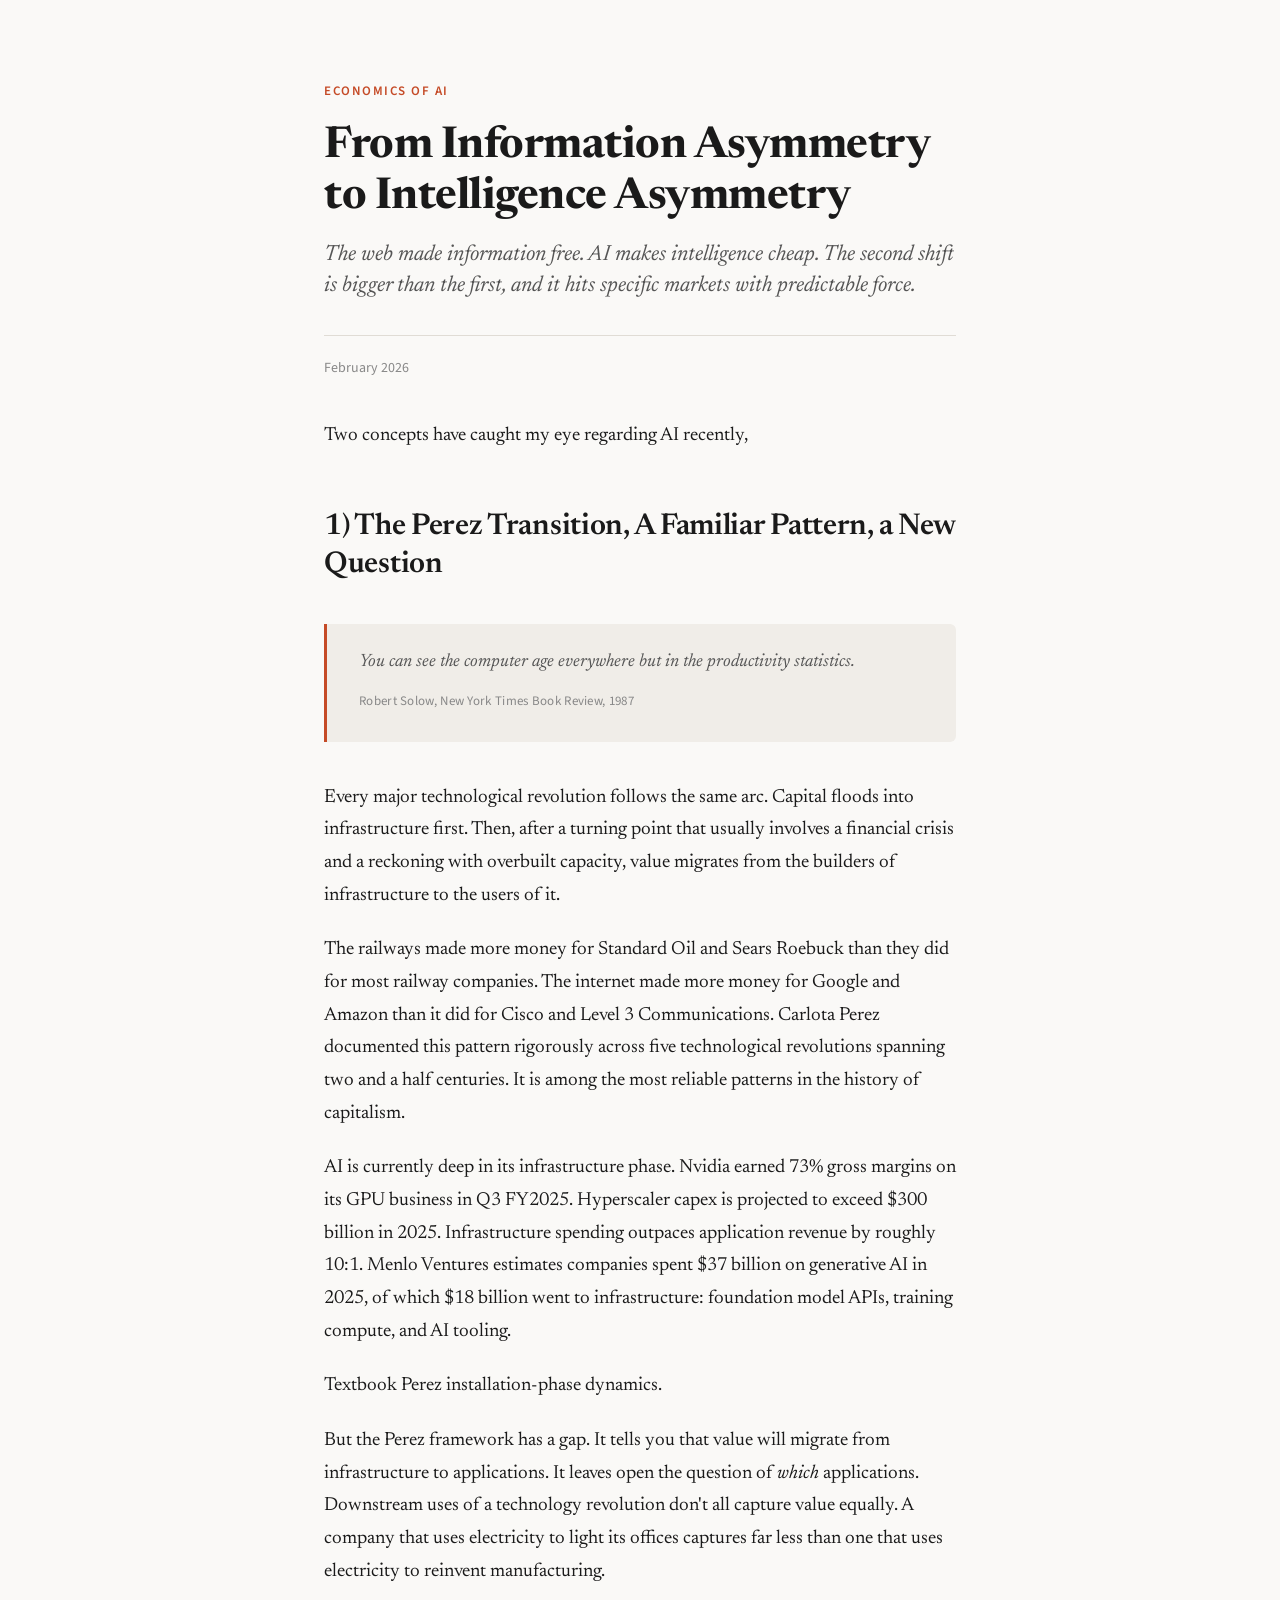
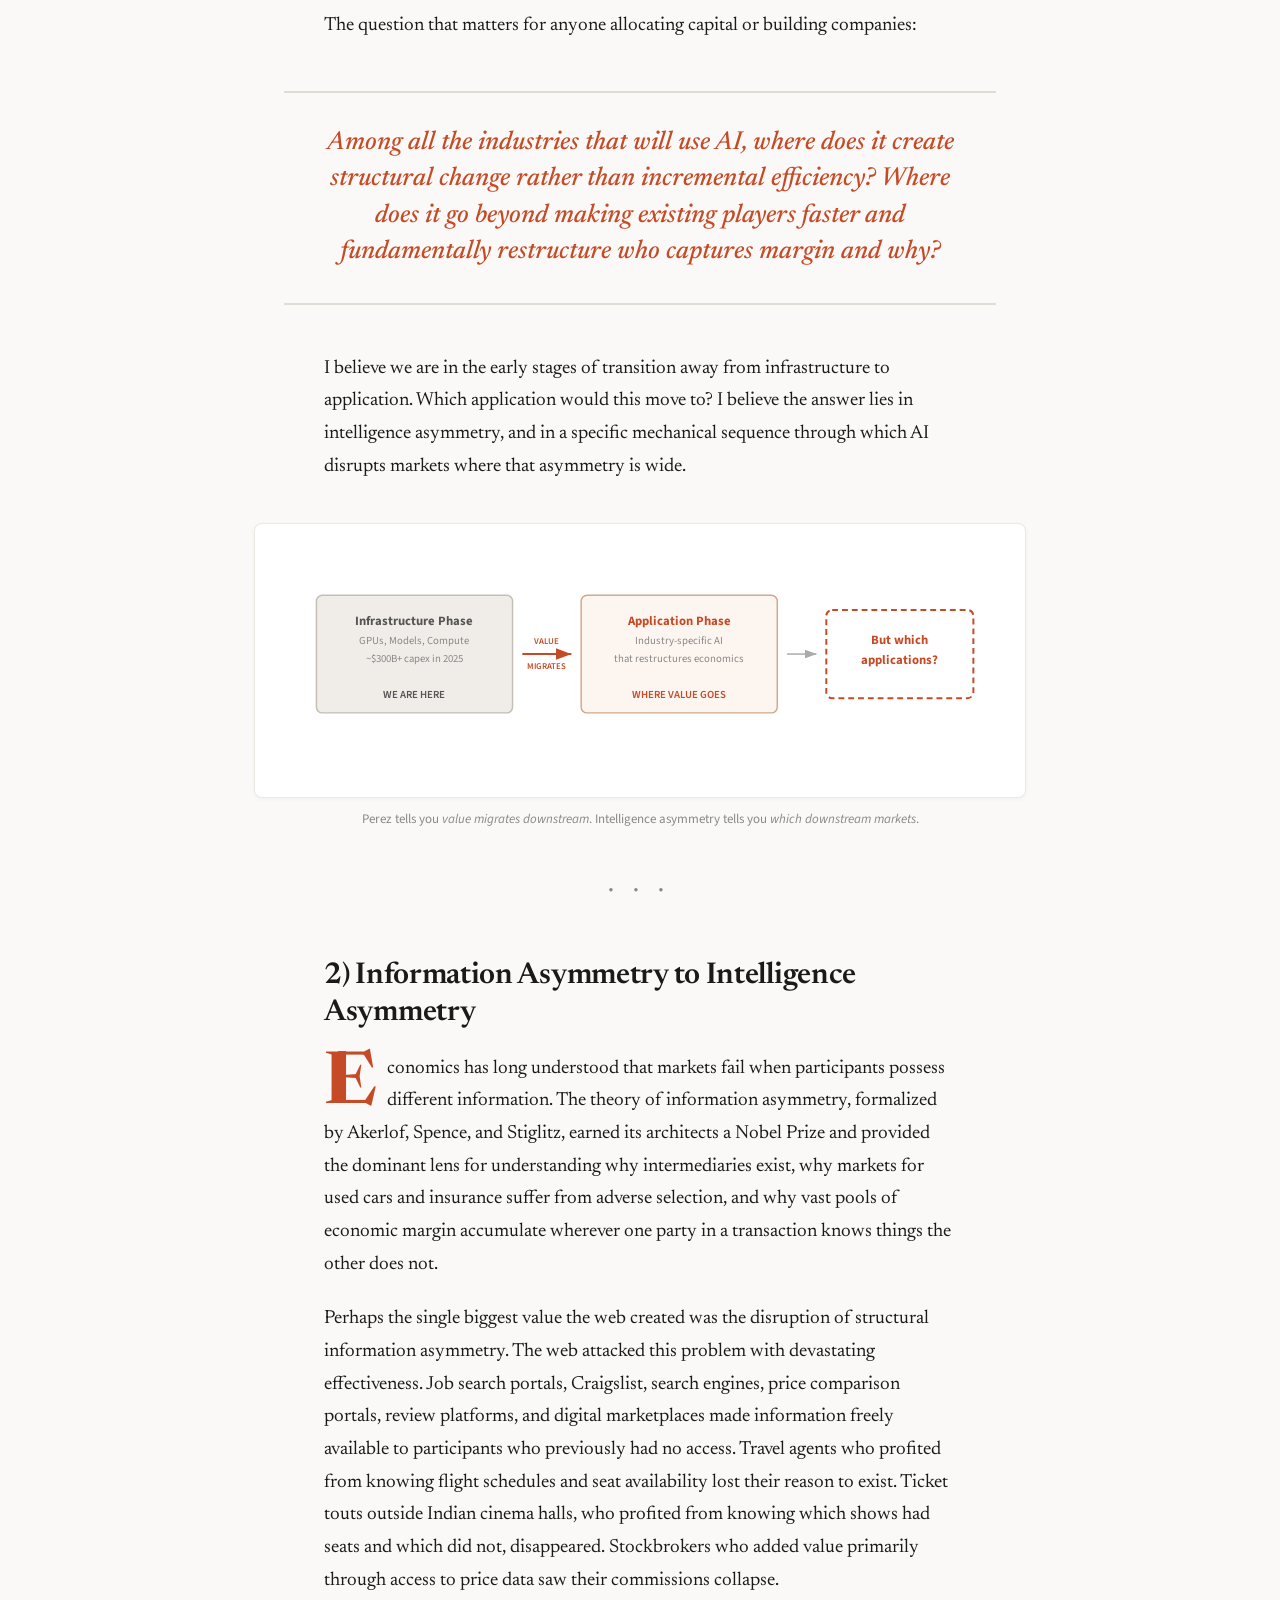
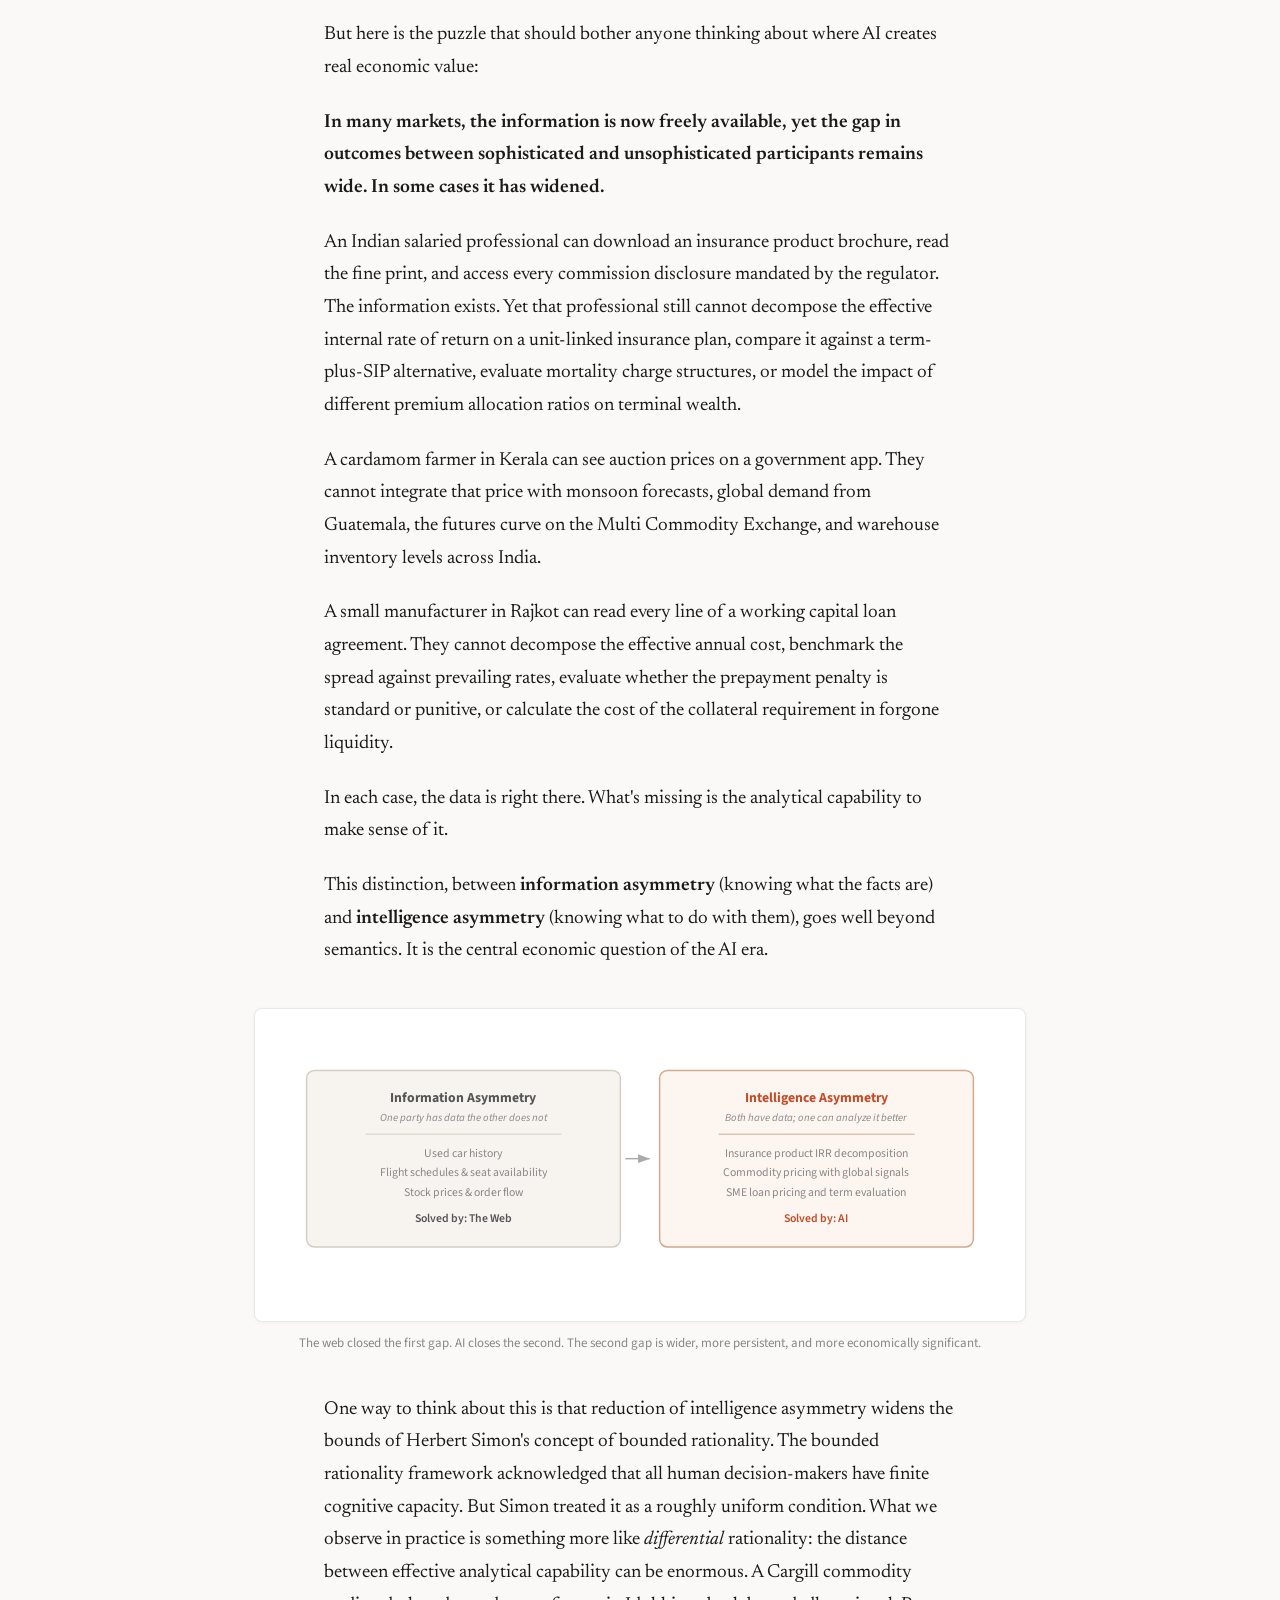
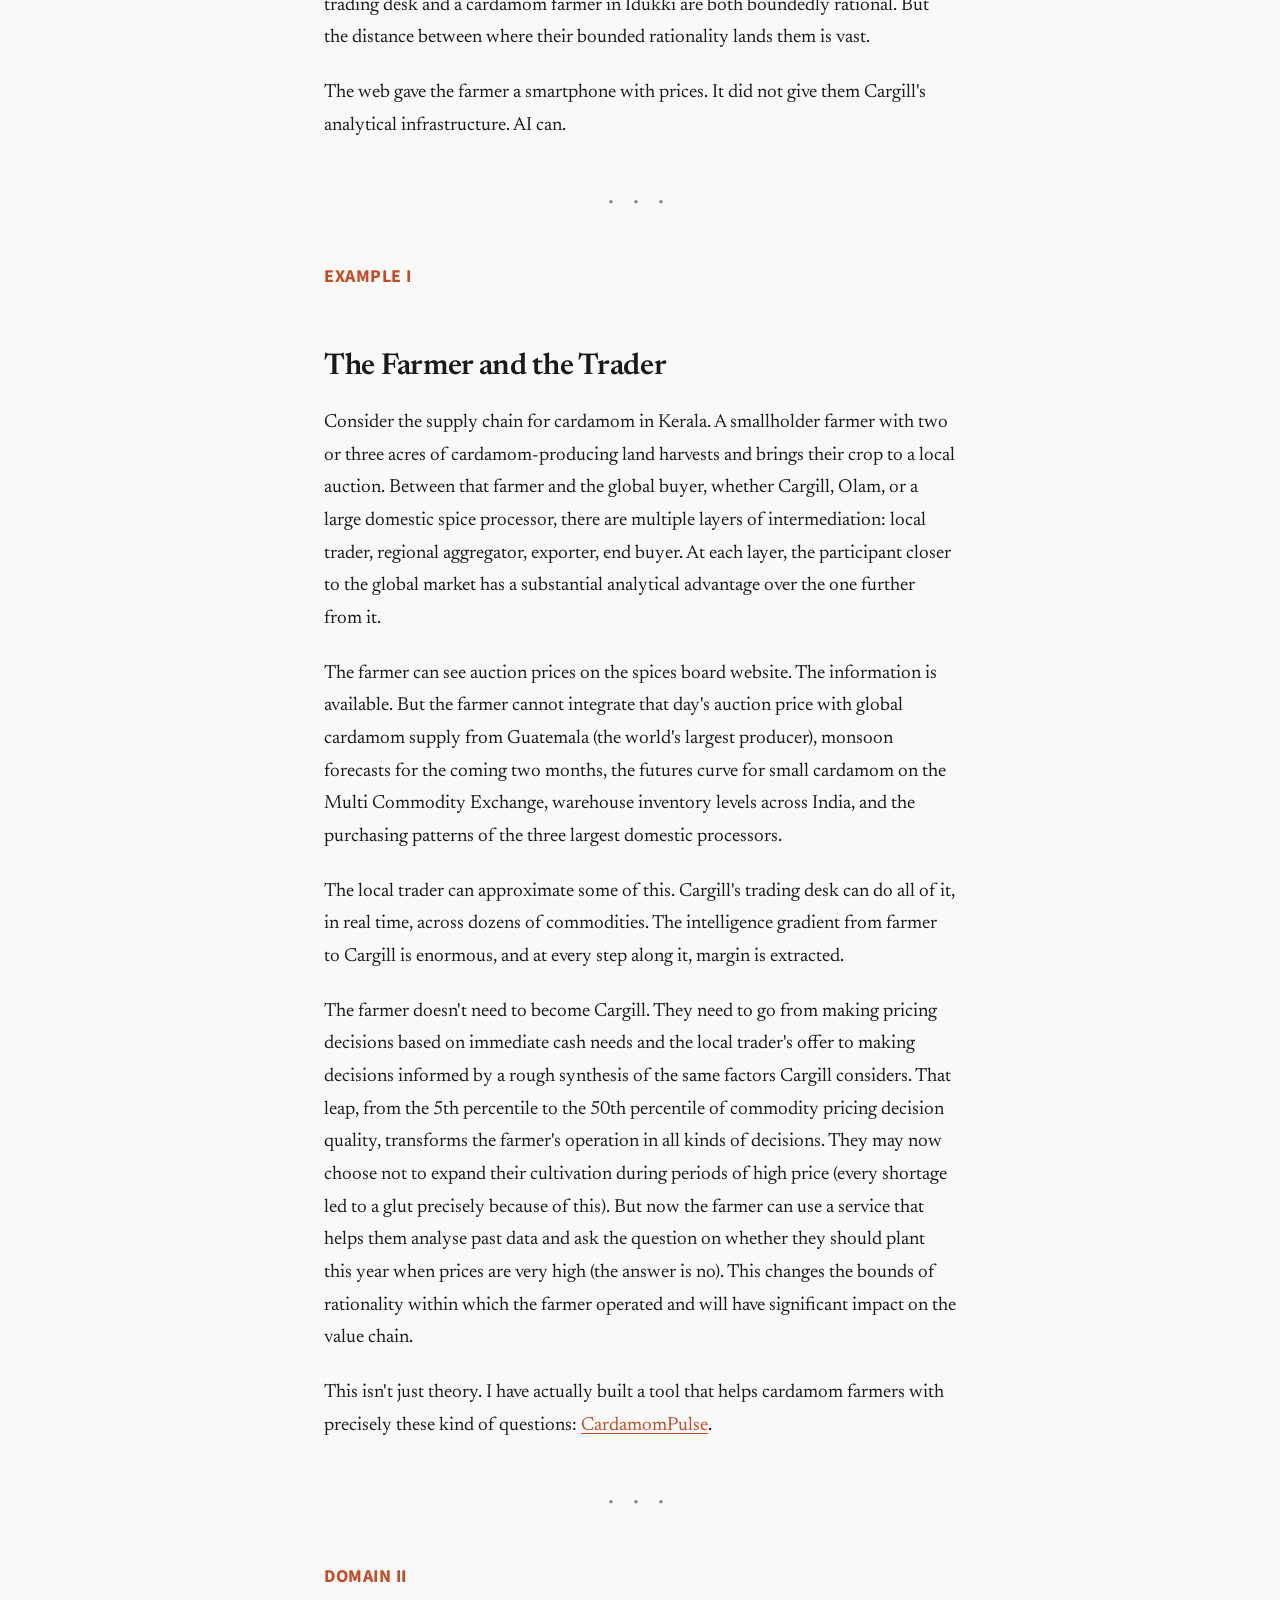
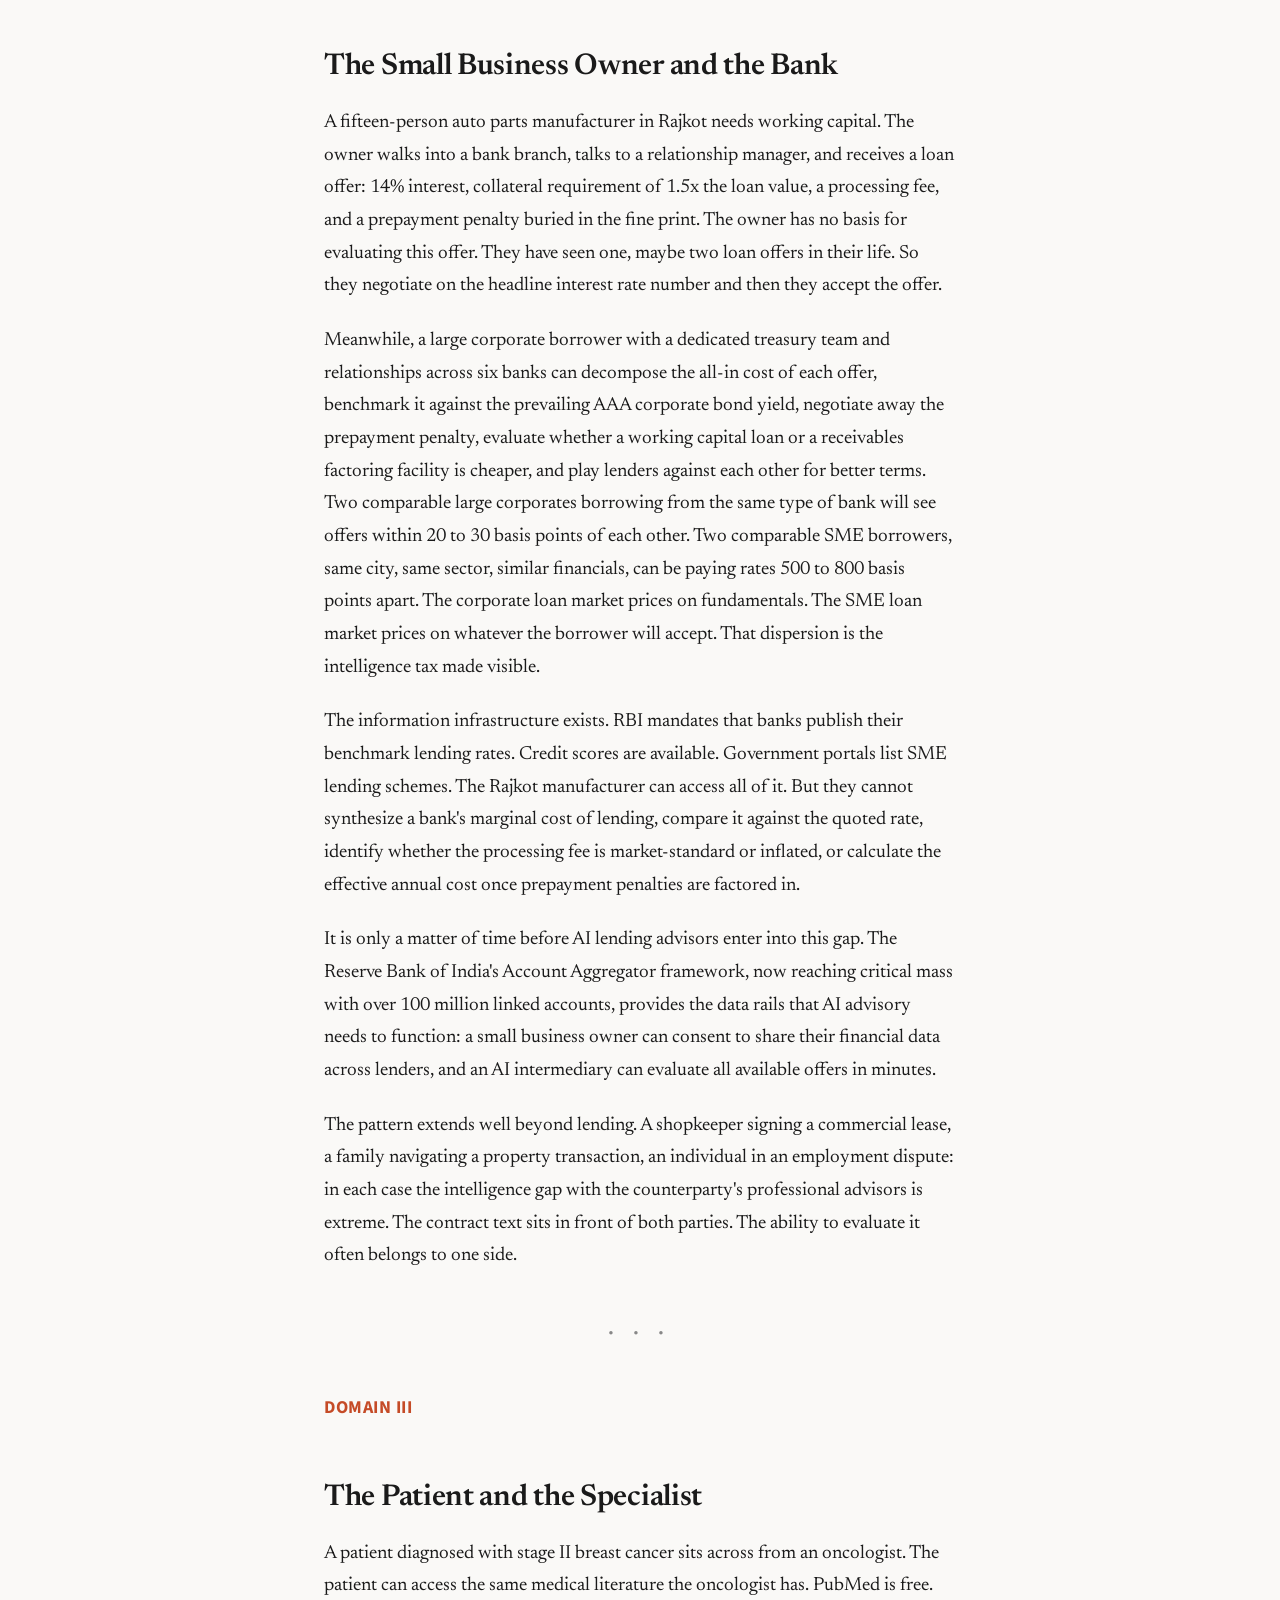
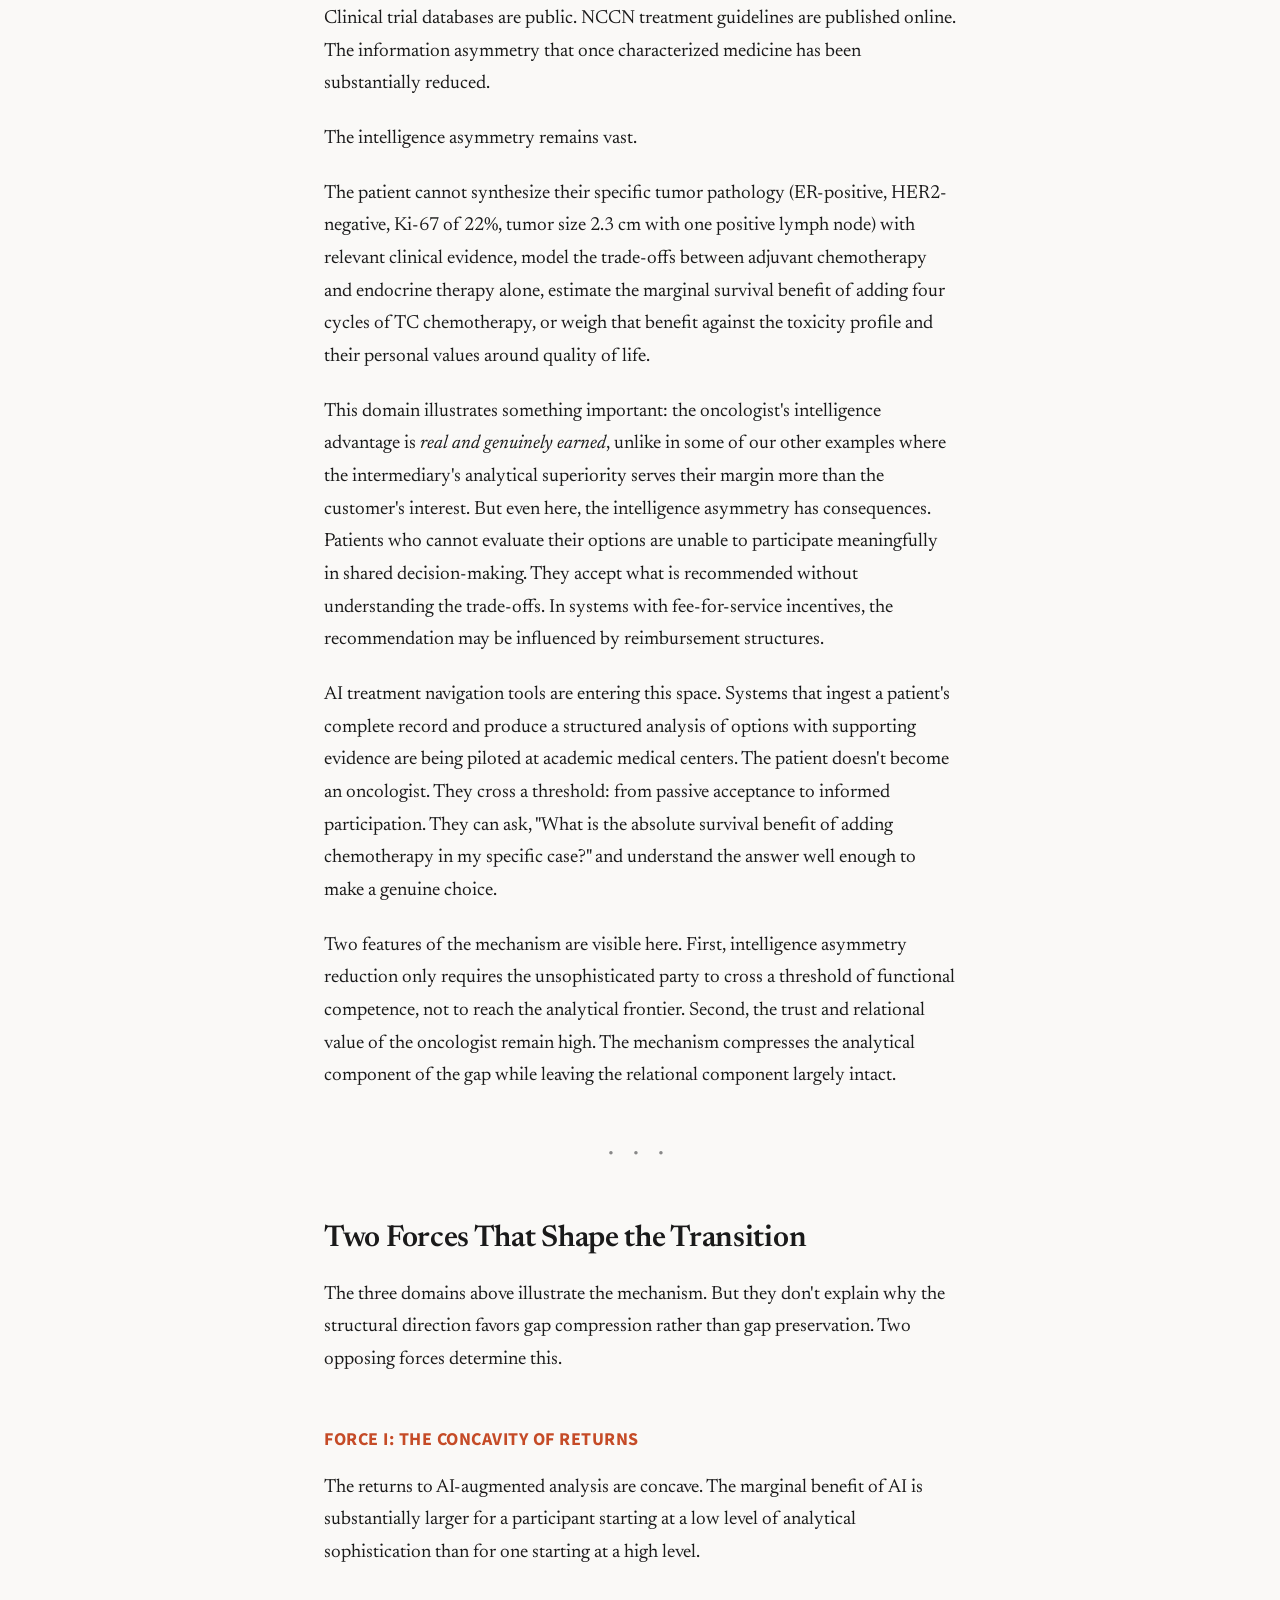
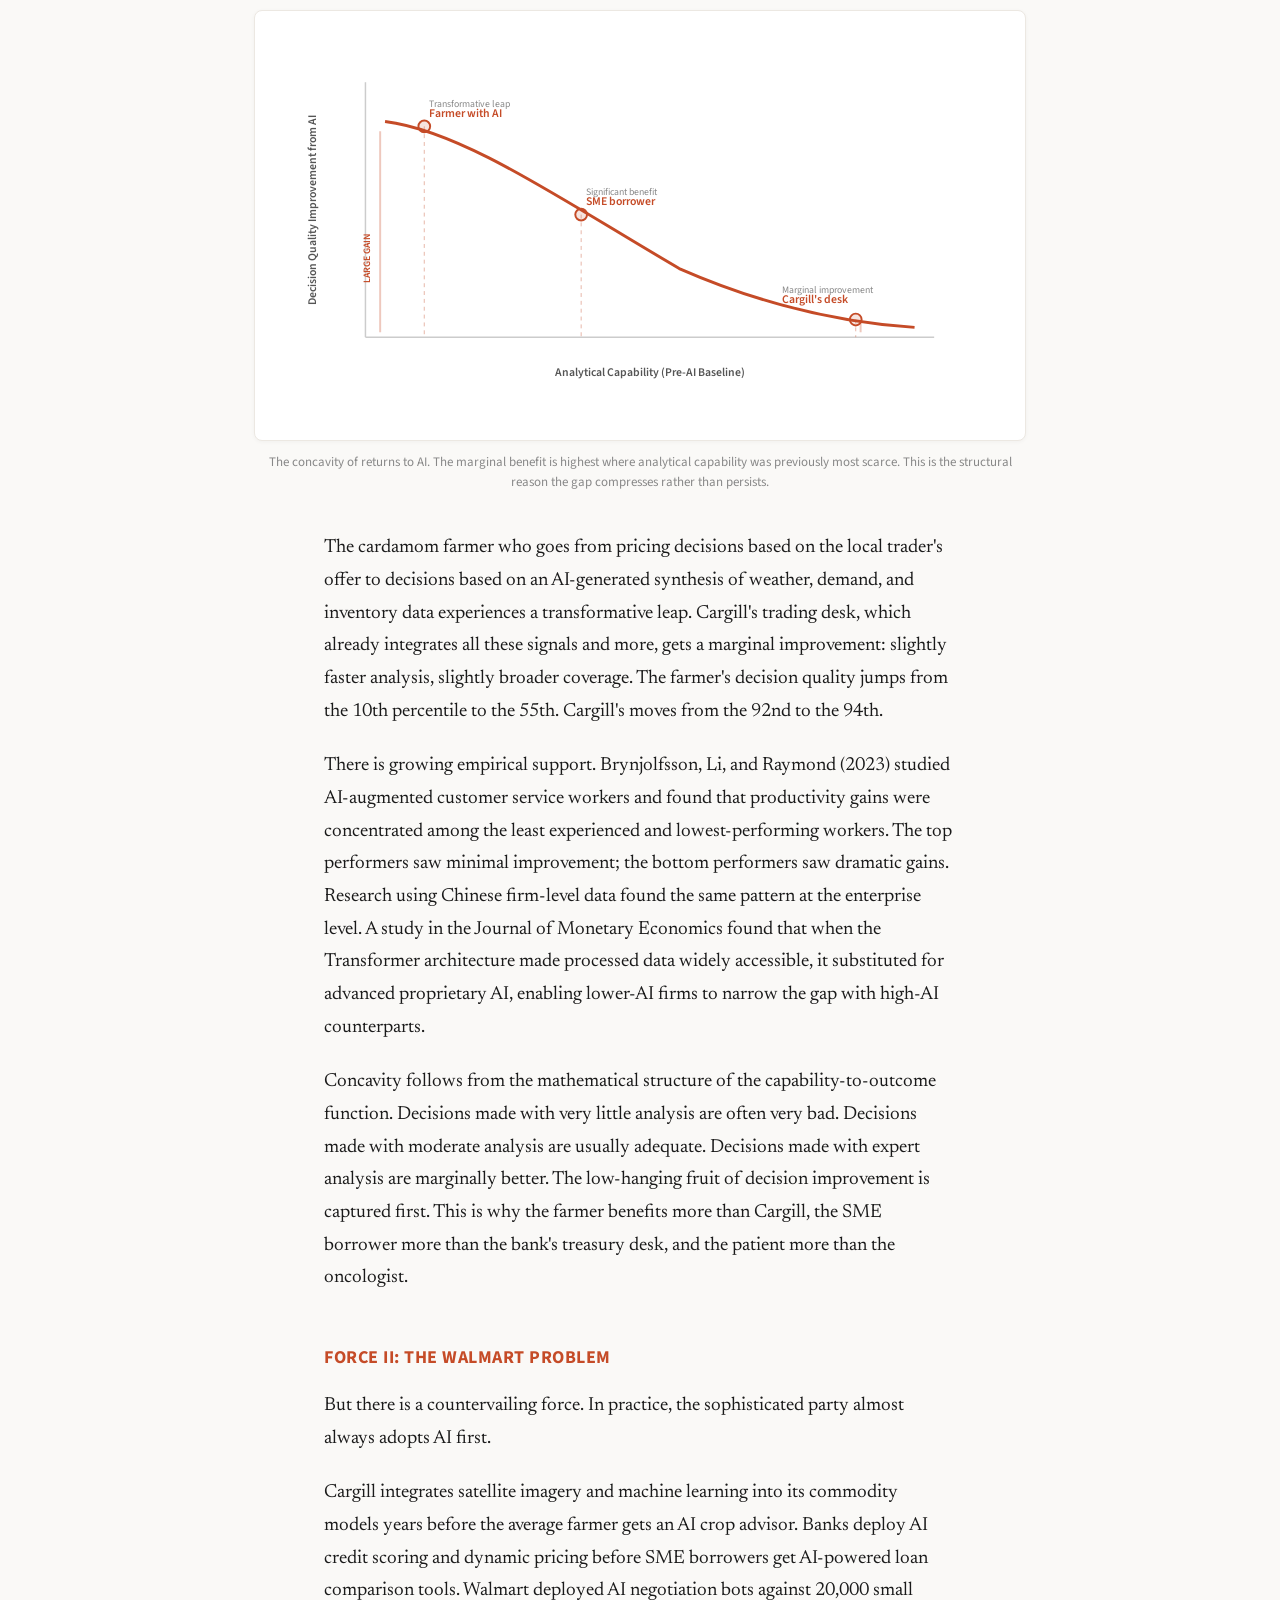
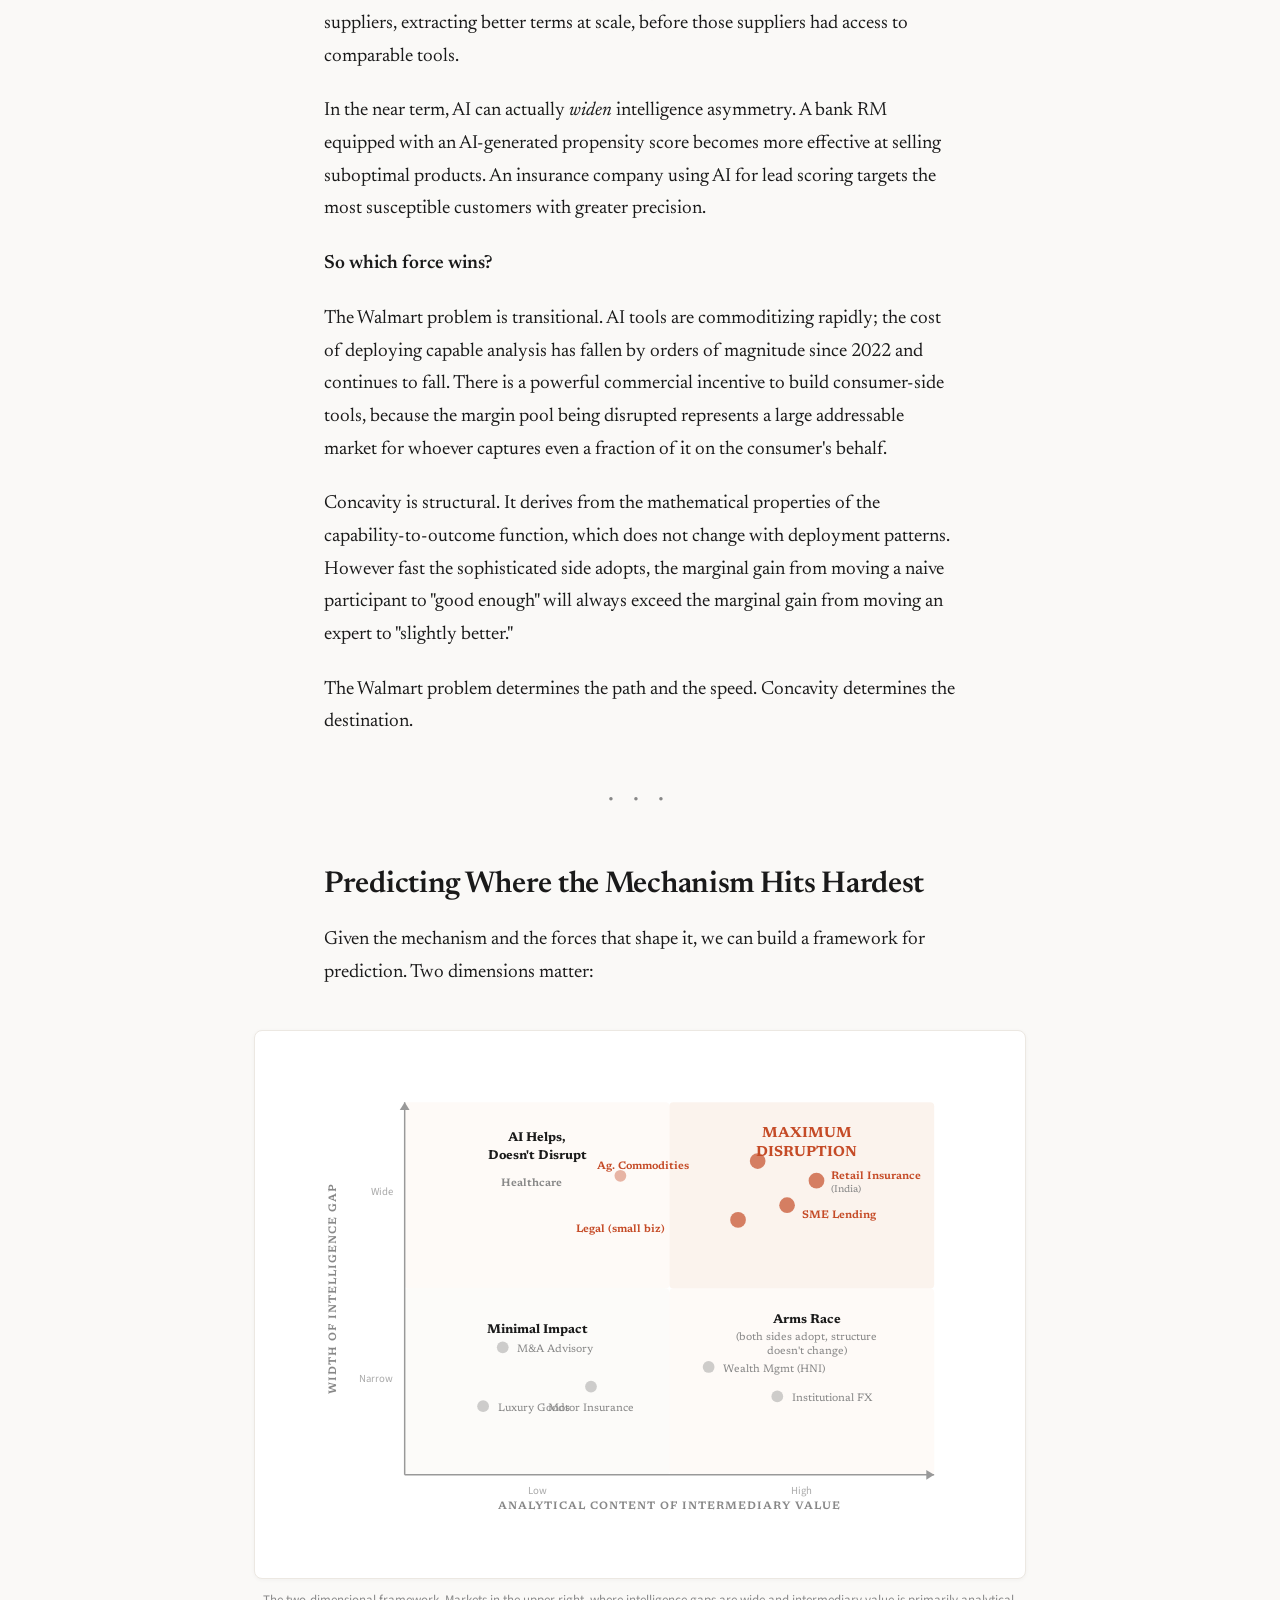
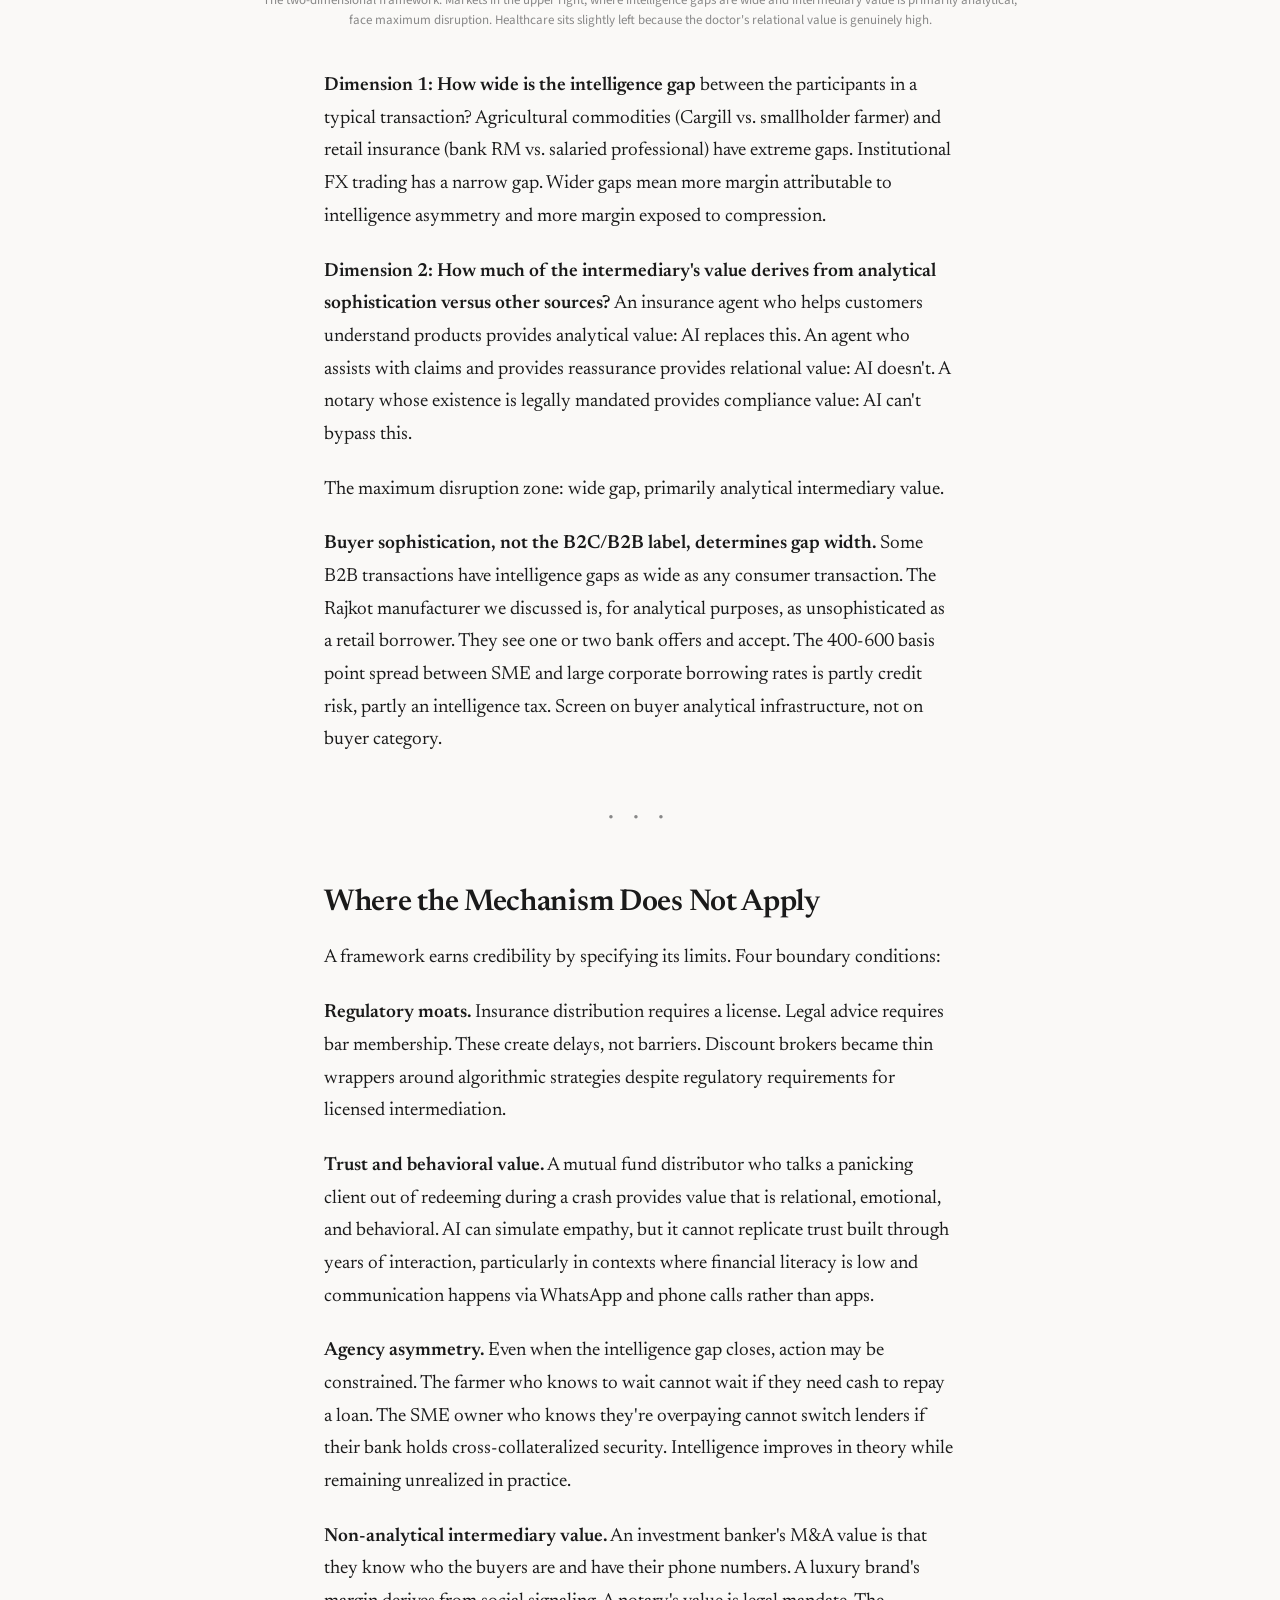
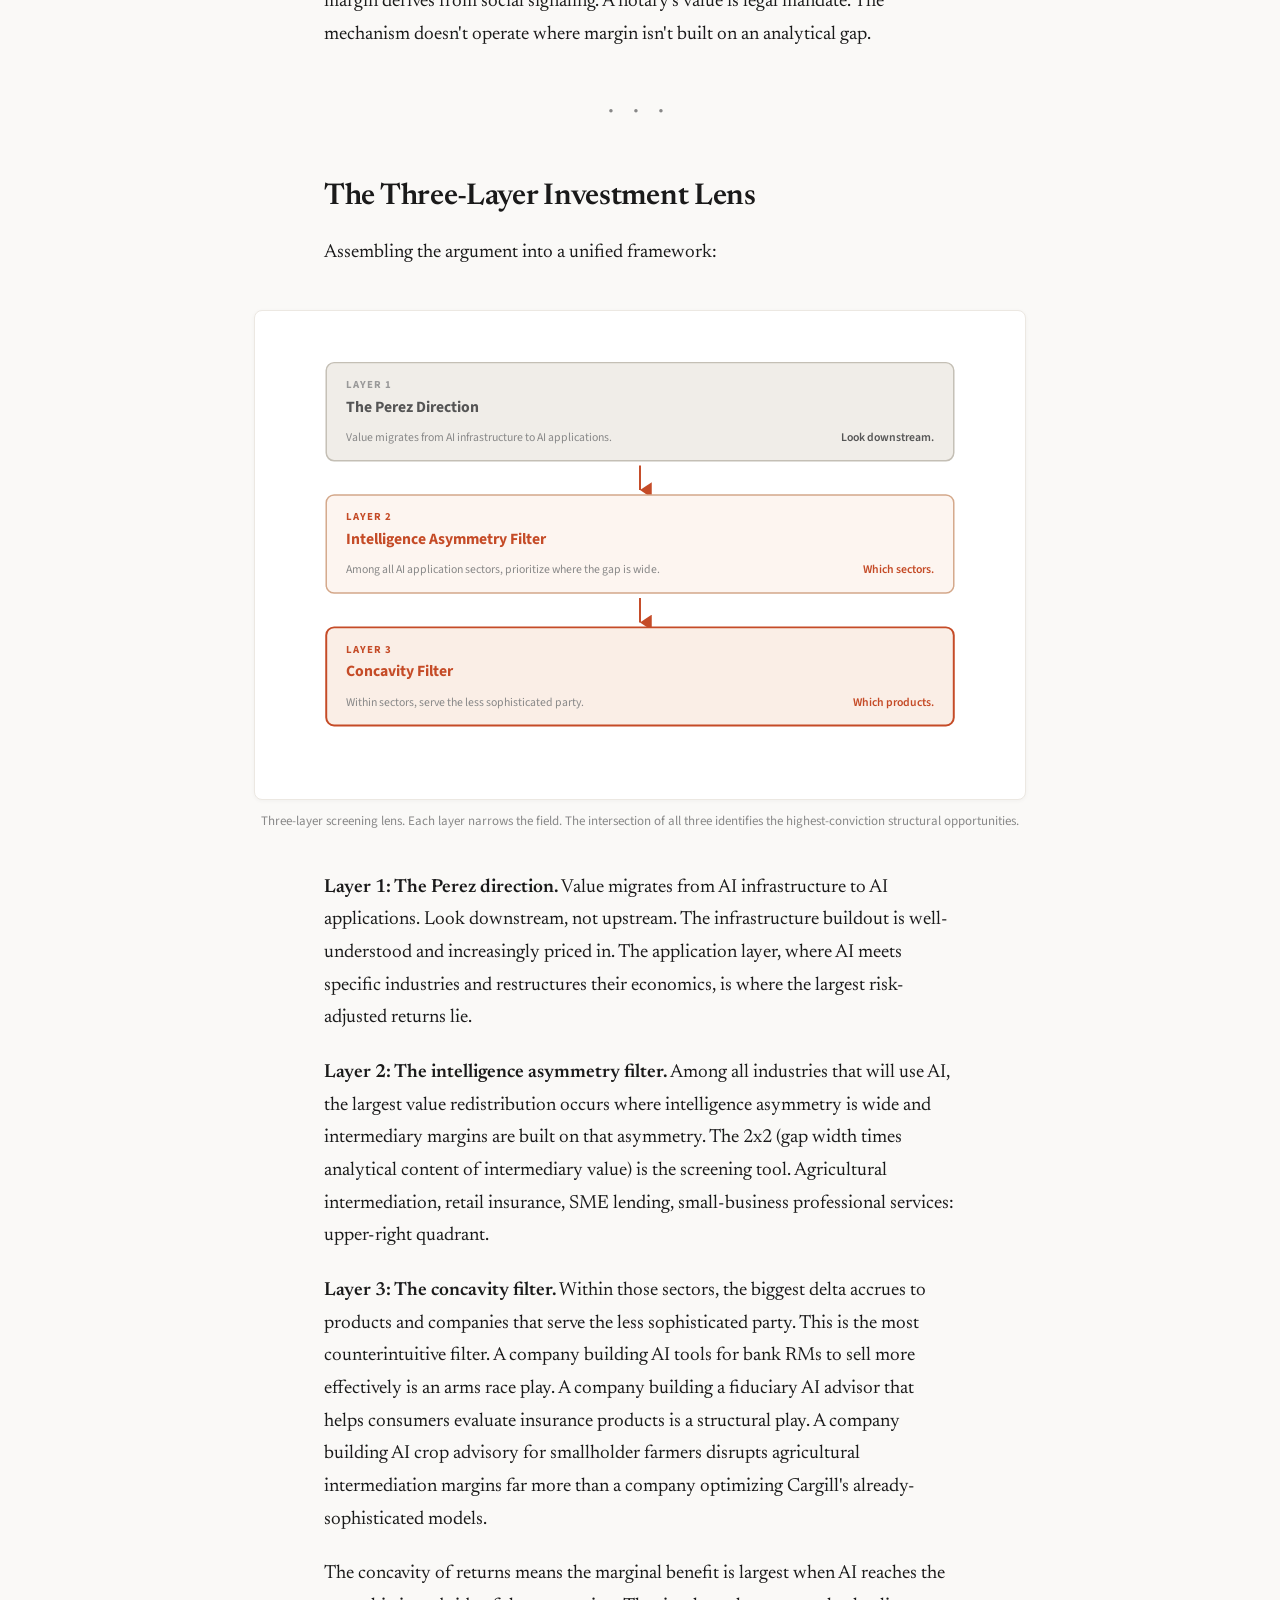
<file: intelligence/index.html>
<!DOCTYPE html>
<html lang="en">
<head>
<meta charset="UTF-8">
<meta name="viewport" content="width=device-width, initial-scale=1.0">
<title>From Information Asymmetry to Intelligence Asymmetry</title>
<meta name="description" content="The web made information free. AI makes intelligence cheap. The second shift is bigger than the first, and it hits specific markets with predictable force.">
<meta name="author" content="Joseph Sebastian">

<!-- Open Graph -->
<meta property="og:title" content="From Information Asymmetry to Intelligence Asymmetry">
<meta property="og:description" content="The web made information free. AI makes intelligence cheap. The second shift is bigger than the first, and it hits specific markets with predictable force.">
<meta property="og:type" content="article">
<meta property="og:image" content="https://mallucinations.fun/intelligence/og-image.png">
<meta property="og:url" content="https://mallucinations.fun/intelligence/">

<!-- Twitter Card -->
<meta name="twitter:card" content="summary_large_image">
<meta name="twitter:title" content="From Information Asymmetry to Intelligence Asymmetry">
<meta name="twitter:description" content="The web made information free. AI makes intelligence cheap. The second shift is bigger than the first.">
<meta name="twitter:image" content="https://mallucinations.fun/intelligence/og-image.png">
<link href="https://fonts.googleapis.com/css2?family=Newsreader:ital,wght@0,400;0,500;0,600;0,700;1,400;1,500&family=JetBrains+Mono:wght@400;500&family=Source+Sans+3:ital,wght@0,400;0,600;0,700;1,400&display=swap" rel="stylesheet">
<style>
  :root {
    --text: #1a1a1a;
    --text-secondary: #555;
    --text-muted: #888;
    --bg: #faf9f7;
    --bg-card: #fff;
    --bg-pullquote: #f0ede8;
    --accent: #c54b27;
    --accent-light: #e8d5cd;
    --border: #e0dcd5;
    --border-light: #ece8e2;
    --max-width: 680px;
    --wide-width: 820px;
  }

  * { margin: 0; padding: 0; box-sizing: border-box; }

  body {
    font-family: 'Newsreader', Georgia, serif;
    font-size: 19px;
    line-height: 1.72;
    color: var(--text);
    background: var(--bg);
    -webkit-font-smoothing: antialiased;
  }

  .article-header {
    max-width: var(--max-width);
    margin: 0 auto;
    padding: 80px 24px 40px;
  }
  .article-header .kicker {
    font-family: 'Source Sans 3', sans-serif;
    font-size: 13px;
    font-weight: 600;
    letter-spacing: 1.5px;
    text-transform: uppercase;
    color: var(--accent);
    margin-bottom: 20px;
  }
  .article-header h1 {
    font-family: 'Newsreader', serif;
    font-size: 44px;
    font-weight: 700;
    line-height: 1.15;
    color: var(--text);
    margin-bottom: 16px;
    letter-spacing: -0.5px;
  }
  .article-header .subtitle {
    font-size: 22px;
    font-weight: 400;
    line-height: 1.45;
    color: var(--text-secondary);
    font-style: italic;
    margin-bottom: 32px;
  }
  .article-header .meta {
    font-family: 'Source Sans 3', sans-serif;
    font-size: 14px;
    color: var(--text-muted);
    padding-top: 20px;
    border-top: 1px solid var(--border);
  }

  .content {
    max-width: var(--max-width);
    margin: 0 auto;
    padding: 0 24px 80px;
  }

  .content p { margin-bottom: 22px; }

  .content h2 {
    font-family: 'Newsreader', serif;
    font-size: 30px;
    font-weight: 600;
    line-height: 1.25;
    margin: 56px 0 20px;
    color: var(--text);
    letter-spacing: -0.3px;
  }

  .content h3 {
    font-family: 'Source Sans 3', sans-serif;
    font-size: 18px;
    font-weight: 700;
    letter-spacing: 0.5px;
    text-transform: uppercase;
    color: var(--accent);
    margin: 48px 0 16px;
  }

  .content strong { font-weight: 600; }
  .content em { font-style: italic; }

  .content a {
    color: var(--accent);
    text-decoration: underline;
    text-underline-offset: 3px;
  }
  .content a:hover { text-decoration-thickness: 2px; }

  .drop-cap::first-letter {
    float: left;
    font-size: 72px;
    line-height: 0.75;
    font-weight: 700;
    color: var(--accent);
    padding: 6px 10px 0 0;
    font-family: 'Newsreader', serif;
  }

  .epigraph {
    margin: 40px 0;
    padding: 24px 32px;
    border-left: 3px solid var(--accent);
    background: var(--bg-pullquote);
    border-radius: 0 6px 6px 0;
  }
  .epigraph p {
    font-style: italic;
    font-size: 18px;
    line-height: 1.6;
    margin-bottom: 8px !important;
    color: var(--text-secondary);
  }
  .epigraph .attr {
    font-family: 'Source Sans 3', sans-serif;
    font-size: 13px;
    font-style: normal;
    color: var(--text-muted);
    letter-spacing: 0.3px;
  }

  .pullquote {
    margin: 48px -40px;
    padding: 32px 40px;
    font-size: 26px;
    font-weight: 500;
    line-height: 1.4;
    color: var(--accent);
    text-align: center;
    font-style: italic;
    border-top: 2px solid var(--border);
    border-bottom: 2px solid var(--border);
  }

  .sep {
    text-align: center;
    margin: 48px 0;
    color: var(--text-muted);
    letter-spacing: 8px;
    font-size: 14px;
  }

  .visual {
    margin: 40px -70px;
    padding: 0;
  }
  @media (max-width: 860px) {
    .visual { margin: 40px -12px; }
  }

  .visual-card {
    background: var(--bg-card);
    border: 1px solid var(--border-light);
    border-radius: 8px;
    padding: 32px;
    box-shadow: 0 1px 4px rgba(0,0,0,0.04);
  }

  .visual-caption {
    font-family: 'Source Sans 3', sans-serif;
    font-size: 13px;
    color: var(--text-muted);
    text-align: center;
    margin-top: 12px;
    line-height: 1.5;
  }

  .mechanism-steps { margin: 32px 0; }
  .step {
    display: flex;
    gap: 20px;
    margin-bottom: 28px;
    align-items: flex-start;
  }
  .step-num {
    flex-shrink: 0;
    width: 36px;
    height: 36px;
    border-radius: 50%;
    background: var(--accent);
    color: #fff;
    font-family: 'Source Sans 3', sans-serif;
    font-weight: 700;
    font-size: 15px;
    display: flex;
    align-items: center;
    justify-content: center;
    margin-top: 2px;
  }
  .step-text { flex: 1; }
  .step-text strong {
    display: block;
    font-size: 17px;
    font-family: 'Source Sans 3', sans-serif;
    font-weight: 700;
    margin-bottom: 4px;
    color: var(--text);
  }
  .step-text p {
    font-size: 17px;
    line-height: 1.6;
    color: var(--text-secondary);
    margin-bottom: 0 !important;
  }

  .section-label {
    font-family: 'Source Sans 3', sans-serif;
    font-size: 12px;
    font-weight: 600;
    letter-spacing: 2px;
    text-transform: uppercase;
    color: var(--text-muted);
    margin-bottom: 8px;
  }

  .fn {
    font-size: 15px;
    color: var(--text-muted);
    line-height: 1.55;
    margin-bottom: 12px;
    padding-left: 20px;
    border-left: 2px solid var(--border-light);
  }

  .matrix-text { font-family: 'Source Sans 3', sans-serif; }
  .axis-label { fill: #888; font-size: 11px; font-weight: 600; letter-spacing: 1px; text-transform: uppercase; }
  .quadrant-label { fill: #1a1a1a; font-size: 13px; font-weight: 700; }
  .quadrant-sublabel { fill: #888; font-size: 11px; }
  .example-label { fill: #c54b27; font-size: 11px; font-weight: 600; }
  .dot { stroke: #c54b27; stroke-width: 2; }

  .chart-label { font-family: 'Source Sans 3', sans-serif; fill: #555; font-size: 11px; }
  .chart-annotation { font-family: 'Source Sans 3', sans-serif; fill: #c54b27; font-size: 11px; font-weight: 600; }

  /* Appendix styling */
  .appendix-header {
    max-width: var(--max-width);
    margin: 0 auto;
    padding: 60px 24px 0;
    border-top: 3px solid var(--border);
  }
  .appendix-label {
    font-family: 'Source Sans 3', sans-serif;
    font-size: 12px;
    font-weight: 600;
    letter-spacing: 2px;
    text-transform: uppercase;
    color: var(--text-muted);
    margin-bottom: 12px;
  }

  @media (max-width: 600px) {
    .article-header h1 { font-size: 32px; }
    .article-header .subtitle { font-size: 18px; }
    .content { font-size: 17px; }
    .pullquote { margin: 40px 0; font-size: 22px; padding: 24px; }
    .visual { margin: 32px 0; }
  }
</style>
</head>
<body>

<article>
<header class="article-header">
  <div class="kicker">Economics of AI</div>
  <h1>From Information Asymmetry to Intelligence Asymmetry</h1>
  <div class="subtitle">The web made information free. AI makes intelligence cheap. The second shift is bigger than the first, and it hits specific markets with predictable force.</div>
  <div class="meta">February 2026</div>
</header>

<div class="content">

<p>Two concepts have caught my eye regarding AI recently,</p>

<!-- ===================== PART 1: PEREZ ===================== -->

<h2>1) The Perez Transition, A Familiar Pattern, a New Question</h2>

<div class="epigraph">
  <p>You can see the computer age everywhere but in the productivity statistics.</p>
  <span class="attr">Robert Solow, New York Times Book Review, 1987</span>
</div>

<p>Every major technological revolution follows the same arc. Capital floods into infrastructure first. Then, after a turning point that usually involves a financial crisis and a reckoning with overbuilt capacity, value migrates from the builders of infrastructure to the users of it.</p>

<p>The railways made more money for Standard Oil and Sears Roebuck than they did for most railway companies. The internet made more money for Google and Amazon than it did for Cisco and Level 3 Communications. Carlota Perez documented this pattern rigorously across five technological revolutions spanning two and a half centuries. It is among the most reliable patterns in the history of capitalism.</p>

<p>AI is currently deep in its infrastructure phase. Nvidia earned 73% gross margins on its GPU business in Q3 FY2025. Hyperscaler capex is projected to exceed $300 billion in 2025. Infrastructure spending outpaces application revenue by roughly 10:1. Menlo Ventures estimates companies spent $37 billion on generative AI in 2025, of which $18 billion went to infrastructure: foundation model APIs, training compute, and AI tooling.</p>

<p>Textbook Perez installation-phase dynamics.</p>

<p>But the Perez framework has a gap. It tells you that value will migrate from infrastructure to applications. It leaves open the question of <em>which</em> applications. Downstream uses of a technology revolution don't all capture value equally. A company that uses electricity to light its offices captures far less than one that uses electricity to reinvent manufacturing.</p>

<p>The question that matters for anyone allocating capital or building companies:</p>

<div class="pullquote">Among all the industries that will use AI, where does it create structural change rather than incremental efficiency? Where does it go beyond making existing players faster and fundamentally restructure who captures margin and why?</div>

<p>I believe we are in the early stages of transition away from infrastructure to application. Which application would this move to? I believe the answer lies in intelligence asymmetry, and in a specific mechanical sequence through which AI disrupts markets where that asymmetry is wide.</p>

<div class="visual">
<div class="visual-card">
<svg viewBox="0 0 720 200" xmlns="http://www.w3.org/2000/svg">
  <rect x="30" y="40" width="200" height="120" rx="6" fill="#f0ede8" stroke="#c4bfb5" stroke-width="1.5"/>
  <text x="130" y="70" text-anchor="middle" class="matrix-text" style="font-size:13px;font-weight:700;fill:#555">Infrastructure Phase</text>
  <text x="130" y="90" text-anchor="middle" class="matrix-text" style="font-size:11px;fill:#888">GPUs, Models, Compute</text>
  <text x="130" y="108" text-anchor="middle" class="matrix-text" style="font-size:11px;fill:#888">~$300B+ capex in 2025</text>
  <text x="130" y="145" text-anchor="middle" class="matrix-text" style="font-size:11px;font-weight:600;fill:#555">WE ARE HERE</text>
  <path d="M240 100 L290 100" stroke="#c54b27" stroke-width="2" fill="none" marker-end="url(#arrowR)"/>
  <defs><marker id="arrowR" markerWidth="8" markerHeight="6" refX="8" refY="3" orient="auto"><path d="M0,0 L8,3 L0,6" fill="#c54b27"/></marker></defs>
  <text x="265" y="90" text-anchor="middle" class="matrix-text" style="font-size:9px;fill:#c54b27;font-weight:600">VALUE</text>
  <text x="265" y="115" text-anchor="middle" class="matrix-text" style="font-size:9px;fill:#c54b27;font-weight:600">MIGRATES</text>
  <rect x="300" y="40" width="200" height="120" rx="6" fill="#fdf5f0" stroke="#d4a88a" stroke-width="1.5"/>
  <text x="400" y="70" text-anchor="middle" class="matrix-text" style="font-size:13px;font-weight:700;fill:#c54b27">Application Phase</text>
  <text x="400" y="90" text-anchor="middle" class="matrix-text" style="font-size:11px;fill:#888">Industry-specific AI</text>
  <text x="400" y="108" text-anchor="middle" class="matrix-text" style="font-size:11px;fill:#888">that restructures economics</text>
  <text x="400" y="145" text-anchor="middle" class="matrix-text" style="font-size:11px;font-weight:600;fill:#c54b27">WHERE VALUE GOES</text>
  <path d="M510 100 L540 100" stroke="#aaa" stroke-width="1.5" fill="none" marker-end="url(#arrowhead)"/>
  <defs><marker id="arrowhead" markerWidth="8" markerHeight="6" refX="8" refY="3" orient="auto"><path d="M0,0 L8,3 L0,6" fill="#aaa"/></marker></defs>
  <rect x="550" y="55" width="150" height="90" rx="6" fill="none" stroke="#c54b27" stroke-width="2" stroke-dasharray="6,4"/>
  <text x="625" y="90" text-anchor="middle" class="matrix-text" style="font-size:13px;font-weight:700;fill:#c54b27">But which</text>
  <text x="625" y="110" text-anchor="middle" class="matrix-text" style="font-size:13px;font-weight:700;fill:#c54b27">applications?</text>
</svg>
</div>
<div class="visual-caption">Perez tells you <em>value migrates downstream</em>. Intelligence asymmetry tells you <em>which downstream markets</em>.</div>
</div>

<div class="sep">&bull; &bull; &bull;</div>

<!-- ===================== PART 2: INTELLIGENCE ASYMMETRY ===================== -->

<h2>2) Information Asymmetry to Intelligence Asymmetry</h2>

<p class="drop-cap">Economics has long understood that markets fail when participants possess different information. The theory of information asymmetry, formalized by Akerlof, Spence, and Stiglitz, earned its architects a Nobel Prize and provided the dominant lens for understanding why intermediaries exist, why markets for used cars and insurance suffer from adverse selection, and why vast pools of economic margin accumulate wherever one party in a transaction knows things the other does not.</p>

<p>Perhaps the single biggest value the web created was the disruption of structural information asymmetry. The web attacked this problem with devastating effectiveness. Job search portals, Craigslist, search engines, price comparison portals, review platforms, and digital marketplaces made information freely available to participants who previously had no access. Travel agents who profited from knowing flight schedules and seat availability lost their reason to exist. Ticket touts outside Indian cinema halls, who profited from knowing which shows had seats and which did not, disappeared. Stockbrokers who added value primarily through access to price data saw their commissions collapse.</p>

<p>But here is the puzzle that should bother anyone thinking about where AI creates real economic value:</p>

<p><strong>In many markets, the information is now freely available, yet the gap in outcomes between sophisticated and unsophisticated participants remains wide. In some cases it has widened.</strong></p>

<p>An Indian salaried professional can download an insurance product brochure, read the fine print, and access every commission disclosure mandated by the regulator. The information exists. Yet that professional still cannot decompose the effective internal rate of return on a unit-linked insurance plan, compare it against a term-plus-SIP alternative, evaluate mortality charge structures, or model the impact of different premium allocation ratios on terminal wealth.</p>

<p>A cardamom farmer in Kerala can see auction prices on a government app. They cannot integrate that price with monsoon forecasts, global demand from Guatemala, the futures curve on the Multi Commodity Exchange, and warehouse inventory levels across India.</p>

<p>A small manufacturer in Rajkot can read every line of a working capital loan agreement. They cannot decompose the effective annual cost, benchmark the spread against prevailing rates, evaluate whether the prepayment penalty is standard or punitive, or calculate the cost of the collateral requirement in forgone liquidity.</p>

<p>In each case, the data is right there. What's missing is the analytical capability to make sense of it.</p>

<p>This distinction, between <strong>information asymmetry</strong> (knowing what the facts are) and <strong>intelligence asymmetry</strong> (knowing what to do with them), goes well beyond semantics. It is the central economic question of the AI era.</p>

<div class="visual">
<div class="visual-card">
<svg viewBox="0 0 720 240" xmlns="http://www.w3.org/2000/svg">
  <rect x="20" y="30" width="320" height="180" rx="8" fill="#f7f4ef" stroke="#d4cec4" stroke-width="1.5"/>
  <rect x="380" y="30" width="320" height="180" rx="8" fill="#fdf5f0" stroke="#d4a88a" stroke-width="1.5"/>
  <text x="180" y="62" text-anchor="middle" class="matrix-text" style="font-size:14px;font-weight:700;fill:#555">Information Asymmetry</text>
  <text x="180" y="82" text-anchor="middle" class="matrix-text" style="font-size:11px;fill:#888;font-style:italic">One party has data the other does not</text>
  <line x1="80" y1="95" x2="280" y2="95" stroke="#d4cec4" stroke-width="1"/>
  <text x="180" y="118" text-anchor="middle" class="matrix-text" style="font-size:12px;fill:#888">Used car history</text>
  <text x="180" y="138" text-anchor="middle" class="matrix-text" style="font-size:12px;fill:#888">Flight schedules &amp; seat availability</text>
  <text x="180" y="158" text-anchor="middle" class="matrix-text" style="font-size:12px;fill:#888">Stock prices &amp; order flow</text>
  <text x="180" y="185" text-anchor="middle" class="matrix-text" style="font-size:12px;font-weight:600;fill:#555">Solved by: The Web</text>
  <text x="540" y="62" text-anchor="middle" class="matrix-text" style="font-size:14px;font-weight:700;fill:#c54b27">Intelligence Asymmetry</text>
  <text x="540" y="82" text-anchor="middle" class="matrix-text" style="font-size:11px;fill:#888;font-style:italic">Both have data; one can analyze it better</text>
  <line x1="440" y1="95" x2="640" y2="95" stroke="#d4a88a" stroke-width="1"/>
  <text x="540" y="118" text-anchor="middle" class="matrix-text" style="font-size:12px;fill:#888">Insurance product IRR decomposition</text>
  <text x="540" y="138" text-anchor="middle" class="matrix-text" style="font-size:12px;fill:#888">Commodity pricing with global signals</text>
  <text x="540" y="158" text-anchor="middle" class="matrix-text" style="font-size:12px;fill:#888">SME loan pricing and term evaluation</text>
  <text x="540" y="185" text-anchor="middle" class="matrix-text" style="font-size:12px;font-weight:600;fill:#c54b27">Solved by: AI</text>
  <path d="M345 120 L370 120" stroke="#aaa" stroke-width="1.5" fill="none" marker-end="url(#arrowhead)"/>
</svg>
</div>
<div class="visual-caption">The web closed the first gap. AI closes the second. The second gap is wider, more persistent, and more economically significant.</div>
</div>

<p>One way to think about this is that reduction of intelligence asymmetry widens the bounds of Herbert Simon's concept of bounded rationality. The bounded rationality framework acknowledged that all human decision-makers have finite cognitive capacity. But Simon treated it as a roughly uniform condition. What we observe in practice is something more like <em>differential</em> rationality: the distance between effective analytical capability can be enormous. A Cargill commodity trading desk and a cardamom farmer in Idukki are both boundedly rational. But the distance between where their bounded rationality lands them is vast.</p>

<p>The web gave the farmer a smartphone with prices. It did not give them Cargill's analytical infrastructure. AI can.</p>

<div class="sep">&bull; &bull; &bull;</div>

<!-- ===================== DOMAIN I ===================== -->

<h3>Example I</h3>
<h2>The Farmer and the Trader</h2>

<p>Consider the supply chain for cardamom in Kerala. A smallholder farmer with two or three acres of cardamom-producing land harvests and brings their crop to a local auction. Between that farmer and the global buyer, whether Cargill, Olam, or a large domestic spice processor, there are multiple layers of intermediation: local trader, regional aggregator, exporter, end buyer. At each layer, the participant closer to the global market has a substantial analytical advantage over the one further from it.</p>

<p>The farmer can see auction prices on the spices board website. The information is available. But the farmer cannot integrate that day's auction price with global cardamom supply from Guatemala (the world's largest producer), monsoon forecasts for the coming two months, the futures curve for small cardamom on the Multi Commodity Exchange, warehouse inventory levels across India, and the purchasing patterns of the three largest domestic processors.</p>

<p>The local trader can approximate some of this. Cargill's trading desk can do all of it, in real time, across dozens of commodities. The intelligence gradient from farmer to Cargill is enormous, and at every step along it, margin is extracted.</p>

<p>The farmer doesn't need to become Cargill. They need to go from making pricing decisions based on immediate cash needs and the local trader's offer to making decisions informed by a rough synthesis of the same factors Cargill considers. That leap, from the 5th percentile to the 50th percentile of commodity pricing decision quality, transforms the farmer's operation in all kinds of decisions. They may now choose not to expand their cultivation during periods of high price (every shortage led to a glut precisely because of this). But now the farmer can use a service that helps them analyse past data and ask the question on whether they should plant this year when prices are very high (the answer is no). This changes the bounds of rationality within which the farmer operated and will have significant impact on the value chain.</p>

<p>This isn't just theory. I have actually built a tool that helps cardamom farmers with precisely these kind of questions: <a href="https://josephsebk.github.io/CardamomPulse/" target="_blank">CardamomPulse</a>.</p>

<div class="sep">&bull; &bull; &bull;</div>

<!-- ===================== DOMAIN II ===================== -->

<h3>Domain II</h3>
<h2>The Small Business Owner and the Bank</h2>

<p>A fifteen-person auto parts manufacturer in Rajkot needs working capital. The owner walks into a bank branch, talks to a relationship manager, and receives a loan offer: 14% interest, collateral requirement of 1.5x the loan value, a processing fee, and a prepayment penalty buried in the fine print. The owner has no basis for evaluating this offer. They have seen one, maybe two loan offers in their life. So they negotiate on the headline interest rate number and then they accept the offer.</p>

<p>Meanwhile, a large corporate borrower with a dedicated treasury team and relationships across six banks can decompose the all-in cost of each offer, benchmark it against the prevailing AAA corporate bond yield, negotiate away the prepayment penalty, evaluate whether a working capital loan or a receivables factoring facility is cheaper, and play lenders against each other for better terms. Two comparable large corporates borrowing from the same type of bank will see offers within 20 to 30 basis points of each other. Two comparable SME borrowers, same city, same sector, similar financials, can be paying rates 500 to 800 basis points apart. The corporate loan market prices on fundamentals. The SME loan market prices on whatever the borrower will accept. That dispersion is the intelligence tax made visible.</p>

<p>The information infrastructure exists. RBI mandates that banks publish their benchmark lending rates. Credit scores are available. Government portals list SME lending schemes. The Rajkot manufacturer can access all of it. But they cannot synthesize a bank's marginal cost of lending, compare it against the quoted rate, identify whether the processing fee is market-standard or inflated, or calculate the effective annual cost once prepayment penalties are factored in.</p>

<p>It is only a matter of time before AI lending advisors enter into this gap. The Reserve Bank of India's Account Aggregator framework, now reaching critical mass with over 100 million linked accounts, provides the data rails that AI advisory needs to function: a small business owner can consent to share their financial data across lenders, and an AI intermediary can evaluate all available offers in minutes.</p>

<p>The pattern extends well beyond lending. A shopkeeper signing a commercial lease, a family navigating a property transaction, an individual in an employment dispute: in each case the intelligence gap with the counterparty's professional advisors is extreme. The contract text sits in front of both parties. The ability to evaluate it often belongs to one side.</p>

<div class="sep">&bull; &bull; &bull;</div>

<!-- ===================== DOMAIN III ===================== -->

<h3>Domain III</h3>
<h2>The Patient and the Specialist</h2>

<p>A patient diagnosed with stage II breast cancer sits across from an oncologist. The patient can access the same medical literature the oncologist has. PubMed is free. Clinical trial databases are public. NCCN treatment guidelines are published online. The information asymmetry that once characterized medicine has been substantially reduced.</p>

<p>The intelligence asymmetry remains vast.</p>

<p>The patient cannot synthesize their specific tumor pathology (ER-positive, HER2-negative, Ki-67 of 22%, tumor size 2.3 cm with one positive lymph node) with relevant clinical evidence, model the trade-offs between adjuvant chemotherapy and endocrine therapy alone, estimate the marginal survival benefit of adding four cycles of TC chemotherapy, or weigh that benefit against the toxicity profile and their personal values around quality of life.</p>

<p>This domain illustrates something important: the oncologist's intelligence advantage is <em>real and genuinely earned</em>, unlike in some of our other examples where the intermediary's analytical superiority serves their margin more than the customer's interest. But even here, the intelligence asymmetry has consequences. Patients who cannot evaluate their options are unable to participate meaningfully in shared decision-making. They accept what is recommended without understanding the trade-offs. In systems with fee-for-service incentives, the recommendation may be influenced by reimbursement structures.</p>

<p>AI treatment navigation tools are entering this space. Systems that ingest a patient's complete record and produce a structured analysis of options with supporting evidence are being piloted at academic medical centers. The patient doesn't become an oncologist. They cross a threshold: from passive acceptance to informed participation. They can ask, "What is the absolute survival benefit of adding chemotherapy in my specific case?" and understand the answer well enough to make a genuine choice.</p>

<p>Two features of the mechanism are visible here. First, intelligence asymmetry reduction only requires the unsophisticated party to cross a threshold of functional competence, not to reach the analytical frontier. Second, the trust and relational value of the oncologist remain high. The mechanism compresses the analytical component of the gap while leaving the relational component largely intact.</p>

<div class="sep">&bull; &bull; &bull;</div>

<!-- ===================== TWO FORCES ===================== -->

<h2>Two Forces That Shape the Transition</h2>

<p>The three domains above illustrate the mechanism. But they don't explain why the structural direction favors gap compression rather than gap preservation. Two opposing forces determine this.</p>

<h3>Force I: The Concavity of Returns</h3>

<p>The returns to AI-augmented analysis are concave. The marginal benefit of AI is substantially larger for a participant starting at a low level of analytical sophistication than for one starting at a high level.</p>

<div class="visual">
<div class="visual-card">
<svg viewBox="0 0 720 360" xmlns="http://www.w3.org/2000/svg">
  <line x1="80" y1="300" x2="660" y2="300" stroke="#ccc" stroke-width="1.5"/>
  <line x1="80" y1="300" x2="80" y2="40" stroke="#ccc" stroke-width="1.5"/>
  <text x="370" y="340" text-anchor="middle" class="chart-label" style="font-size:12px;font-weight:600">Analytical Capability (Pre-AI Baseline)</text>
  <text x="30" y="170" text-anchor="middle" class="chart-label" style="font-size:12px;font-weight:600" transform="rotate(-90, 30, 170)">Decision Quality Improvement from AI</text>
  <path d="M100,80 C180,90 280,160 400,230 C480,265 560,285 640,290" fill="none" stroke="#c54b27" stroke-width="3"/>
  <circle cx="140" cy="85" r="6" fill="#c54b27" class="dot" fill-opacity="0.15"/>
  <line x1="140" y1="85" x2="140" y2="300" stroke="#c54b27" stroke-width="1" stroke-dasharray="4,4" opacity="0.4"/>
  <text x="145" y="75" class="chart-annotation" style="font-size:12px">Farmer with AI</text>
  <text x="145" y="65" class="chart-annotation" style="font-size:10px;font-weight:400;fill:#888">Transformative leap</text>
  <circle cx="300" cy="175" r="6" fill="#c54b27" class="dot" fill-opacity="0.15"/>
  <line x1="300" y1="175" x2="300" y2="300" stroke="#c54b27" stroke-width="1" stroke-dasharray="4,4" opacity="0.4"/>
  <text x="305" y="165" class="chart-annotation" style="font-size:12px">SME borrower</text>
  <text x="305" y="155" class="chart-annotation" style="font-size:10px;font-weight:400;fill:#888">Significant benefit</text>
  <circle cx="580" cy="282" r="6" fill="#c54b27" class="dot" fill-opacity="0.15"/>
  <line x1="580" y1="282" x2="580" y2="300" stroke="#c54b27" stroke-width="1" stroke-dasharray="4,4" opacity="0.4"/>
  <text x="505" y="265" class="chart-annotation" style="font-size:12px">Cargill's desk</text>
  <text x="505" y="255" class="chart-annotation" style="font-size:10px;font-weight:400;fill:#888">Marginal improvement</text>
  <path d="M95,90 L95,295" stroke="#c54b27" stroke-width="2" fill="none" opacity="0.3"/>
  <text x="85" y="195" text-anchor="end" class="chart-annotation" style="font-size:10px;fill:#c54b27" transform="rotate(-90, 85, 195)">LARGE GAIN</text>
  <path d="M585,285 L585,295" stroke="#c54b27" stroke-width="2" fill="none" opacity="0.3"/>
</svg>
</div>
<div class="visual-caption">The concavity of returns to AI. The marginal benefit is highest where analytical capability was previously most scarce. This is the structural reason the gap compresses rather than persists.</div>
</div>

<p>The cardamom farmer who goes from pricing decisions based on the local trader's offer to decisions based on an AI-generated synthesis of weather, demand, and inventory data experiences a transformative leap. Cargill's trading desk, which already integrates all these signals and more, gets a marginal improvement: slightly faster analysis, slightly broader coverage. The farmer's decision quality jumps from the 10th percentile to the 55th. Cargill's moves from the 92nd to the 94th.</p>

<p>There is growing empirical support. Brynjolfsson, Li, and Raymond (2023) studied AI-augmented customer service workers and found that productivity gains were concentrated among the least experienced and lowest-performing workers. The top performers saw minimal improvement; the bottom performers saw dramatic gains. Research using Chinese firm-level data found the same pattern at the enterprise level. A study in the Journal of Monetary Economics found that when the Transformer architecture made processed data widely accessible, it substituted for advanced proprietary AI, enabling lower-AI firms to narrow the gap with high-AI counterparts.</p>

<p>Concavity follows from the mathematical structure of the capability-to-outcome function. Decisions made with very little analysis are often very bad. Decisions made with moderate analysis are usually adequate. Decisions made with expert analysis are marginally better. The low-hanging fruit of decision improvement is captured first. This is why the farmer benefits more than Cargill, the SME borrower more than the bank's treasury desk, and the patient more than the oncologist.</p>

<h3>Force II: The Walmart Problem</h3>

<p>But there is a countervailing force. In practice, the sophisticated party almost always adopts AI first.</p>

<p>Cargill integrates satellite imagery and machine learning into its commodity models years before the average farmer gets an AI crop advisor. Banks deploy AI credit scoring and dynamic pricing before SME borrowers get AI-powered loan comparison tools. Walmart deployed AI negotiation bots against 20,000 small suppliers, extracting better terms at scale, before those suppliers had access to comparable tools.</p>

<p>In the near term, AI can actually <em>widen</em> intelligence asymmetry. A bank RM equipped with an AI-generated propensity score becomes more effective at selling suboptimal products. An insurance company using AI for lead scoring targets the most susceptible customers with greater precision.</p>

<p><strong>So which force wins?</strong></p>

<p>The Walmart problem is transitional. AI tools are commoditizing rapidly; the cost of deploying capable analysis has fallen by orders of magnitude since 2022 and continues to fall. There is a powerful commercial incentive to build consumer-side tools, because the margin pool being disrupted represents a large addressable market for whoever captures even a fraction of it on the consumer's behalf.</p>

<p>Concavity is structural. It derives from the mathematical properties of the capability-to-outcome function, which does not change with deployment patterns. However fast the sophisticated side adopts, the marginal gain from moving a naive participant to "good enough" will always exceed the marginal gain from moving an expert to "slightly better."</p>

<p>The Walmart problem determines the path and the speed. Concavity determines the destination.</p>

<div class="sep">&bull; &bull; &bull;</div>

<!-- ===================== PREDICTING ===================== -->

<h2>Predicting Where the Mechanism Hits Hardest</h2>

<p>Given the mechanism and the forces that shape it, we can build a framework for prediction. Two dimensions matter:</p>

<div class="visual">
<div class="visual-card">
<svg viewBox="0 0 720 480" xmlns="http://www.w3.org/2000/svg">
  <rect x="120" y="40" width="270" height="190" rx="4" fill="#fdf5f0" opacity="0.5"/>
  <rect x="390" y="40" width="270" height="190" rx="4" fill="#faeee6" opacity="0.7"/>
  <rect x="120" y="230" width="270" height="190" rx="4" fill="#f7f4ef" opacity="0.4"/>
  <rect x="390" y="230" width="270" height="190" rx="4" fill="#fdf5f0" opacity="0.5"/>
  <line x1="120" y1="420" x2="660" y2="420" stroke="#999" stroke-width="1.5"/>
  <line x1="120" y1="420" x2="120" y2="40" stroke="#999" stroke-width="1.5"/>
  <polygon points="660,420 652,415 652,425" fill="#999"/>
  <polygon points="120,40 115,48 125,48" fill="#999"/>
  <text x="390" y="455" text-anchor="middle" class="axis-label">Analytical content of intermediary value</text>
  <text x="50" y="230" text-anchor="middle" class="axis-label" transform="rotate(-90, 50, 230)">Width of intelligence gap</text>
  <text x="255" y="440" text-anchor="middle" class="matrix-text" style="font-size:11px;fill:#aaa">Low</text>
  <text x="525" y="440" text-anchor="middle" class="matrix-text" style="font-size:11px;fill:#aaa">High</text>
  <text x="108" y="325" text-anchor="end" class="matrix-text" style="font-size:11px;fill:#aaa">Narrow</text>
  <text x="108" y="135" text-anchor="end" class="matrix-text" style="font-size:11px;fill:#aaa">Wide</text>
  <text x="530" y="75" text-anchor="middle" class="quadrant-label" style="fill:#c54b27;font-size:15px">MAXIMUM</text>
  <text x="530" y="95" text-anchor="middle" class="quadrant-label" style="fill:#c54b27;font-size:15px">DISRUPTION</text>
  <text x="255" y="80" text-anchor="middle" class="quadrant-label">AI Helps,</text>
  <text x="255" y="98" text-anchor="middle" class="quadrant-label">Doesn't Disrupt</text>
  <text x="530" y="265" text-anchor="middle" class="quadrant-label">Arms Race</text>
  <text x="530" y="283" text-anchor="middle" class="quadrant-sublabel">(both sides adopt, structure</text>
  <text x="530" y="297" text-anchor="middle" class="quadrant-sublabel">doesn't change)</text>
  <text x="255" y="275" text-anchor="middle" class="quadrant-label">Minimal Impact</text>
  <circle cx="540" cy="120" r="8" fill="#c54b27" opacity="0.7"/>
  <text x="555" y="118" class="example-label">Retail Insurance</text>
  <text x="555" y="132" class="example-label" style="font-weight:400;fill:#888;font-size:10px">(India)</text>
  <circle cx="480" cy="100" r="8" fill="#c54b27" opacity="0.7"/>
  <text x="410" y="108" class="example-label" text-anchor="end">Ag. Commodities</text>
  <circle cx="510" cy="145" r="8" fill="#c54b27" opacity="0.7"/>
  <text x="525" y="158" class="example-label">SME Lending</text>
  <circle cx="460" cy="160" r="8" fill="#c54b27" opacity="0.7"/>
  <text x="385" y="172" class="example-label" text-anchor="end">Legal (small biz)</text>
  <circle cx="340" cy="115" r="6" fill="#c54b27" opacity="0.4"/>
  <text x="280" y="125" class="example-label" text-anchor="end" style="fill:#888">Healthcare</text>
  <circle cx="500" cy="340" r="6" fill="#888" opacity="0.4"/>
  <text x="515" y="345" class="example-label" style="fill:#888;font-weight:400">Institutional FX</text>
  <circle cx="200" cy="350" r="6" fill="#888" opacity="0.4"/>
  <text x="215" y="355" class="example-label" style="fill:#888;font-weight:400">Luxury Goods</text>
  <circle cx="430" cy="310" r="6" fill="#888" opacity="0.4"/>
  <text x="445" y="315" class="example-label" style="fill:#888;font-weight:400">Wealth Mgmt (HNI)</text>
  <circle cx="220" cy="290" r="6" fill="#888" opacity="0.4"/>
  <text x="235" y="295" class="example-label" style="fill:#888;font-weight:400">M&amp;A Advisory</text>
  <circle cx="310" cy="330" r="6" fill="#888" opacity="0.4"/>
  <text x="310" y="355" class="example-label" style="fill:#888;font-weight:400" text-anchor="middle">Motor Insurance</text>
</svg>
</div>
<div class="visual-caption">The two-dimensional framework. Markets in the upper right, where intelligence gaps are wide and intermediary value is primarily analytical, face maximum disruption. Healthcare sits slightly left because the doctor's relational value is genuinely high.</div>
</div>

<p><strong>Dimension 1: How wide is the intelligence gap</strong> between the participants in a typical transaction? Agricultural commodities (Cargill vs. smallholder farmer) and retail insurance (bank RM vs. salaried professional) have extreme gaps. Institutional FX trading has a narrow gap. Wider gaps mean more margin attributable to intelligence asymmetry and more margin exposed to compression.</p>

<p><strong>Dimension 2: How much of the intermediary's value derives from analytical sophistication versus other sources?</strong> An insurance agent who helps customers understand products provides analytical value: AI replaces this. An agent who assists with claims and provides reassurance provides relational value: AI doesn't. A notary whose existence is legally mandated provides compliance value: AI can't bypass this.</p>

<p>The maximum disruption zone: wide gap, primarily analytical intermediary value.</p>

<p><strong>Buyer sophistication, not the B2C/B2B label, determines gap width.</strong> Some B2B transactions have intelligence gaps as wide as any consumer transaction. The Rajkot manufacturer we discussed is, for analytical purposes, as unsophisticated as a retail borrower. They see one or two bank offers and accept. The 400-600 basis point spread between SME and large corporate borrowing rates is partly credit risk, partly an intelligence tax. Screen on buyer analytical infrastructure, not on buyer category.</p>

<div class="sep">&bull; &bull; &bull;</div>

<!-- ===================== LIMITS ===================== -->

<h2>Where the Mechanism Does Not Apply</h2>

<p>A framework earns credibility by specifying its limits. Four boundary conditions:</p>

<p><strong>Regulatory moats.</strong> Insurance distribution requires a license. Legal advice requires bar membership. These create delays, not barriers. Discount brokers became thin wrappers around algorithmic strategies despite regulatory requirements for licensed intermediation.</p>

<p><strong>Trust and behavioral value.</strong> A mutual fund distributor who talks a panicking client out of redeeming during a crash provides value that is relational, emotional, and behavioral. AI can simulate empathy, but it cannot replicate trust built through years of interaction, particularly in contexts where financial literacy is low and communication happens via WhatsApp and phone calls rather than apps.</p>

<p><strong>Agency asymmetry.</strong> Even when the intelligence gap closes, action may be constrained. The farmer who knows to wait cannot wait if they need cash to repay a loan. The SME owner who knows they're overpaying cannot switch lenders if their bank holds cross-collateralized security. Intelligence improves in theory while remaining unrealized in practice.</p>

<p><strong>Non-analytical intermediary value.</strong> An investment banker's M&A value is that they know who the buyers are and have their phone numbers. A luxury brand's margin derives from social signaling. A notary's value is legal mandate. The mechanism doesn't operate where margin isn't built on an analytical gap.</p>

<div class="sep">&bull; &bull; &bull;</div>

<!-- ===================== THREE-LAYER LENS ===================== -->

<h2>The Three-Layer Investment Lens</h2>

<p>Assembling the argument into a unified framework:</p>

<div class="visual">
<div class="visual-card">
<svg viewBox="0 0 720 420" xmlns="http://www.w3.org/2000/svg">
  <!-- Layer 1 -->
  <rect x="40" y="20" width="640" height="100" rx="8" fill="#f0ede8" stroke="#c4bfb5" stroke-width="1.5"/>
  <text x="60" y="46" class="matrix-text" style="font-size:11px;font-weight:700;fill:#999;letter-spacing:1px">LAYER 1</text>
  <text x="60" y="70" class="matrix-text" style="font-size:16px;font-weight:700;fill:#555">The Perez Direction</text>
  <text x="60" y="100" class="matrix-text" style="font-size:12px;fill:#888">Value migrates from AI infrastructure to AI applications.</text>
  <text x="660" y="100" text-anchor="end" class="matrix-text" style="font-size:12px;font-weight:600;fill:#555">Look downstream.</text>

  <!-- Arrow 1 -->
  <path d="M360 125 L360 150" stroke="#c54b27" stroke-width="2" fill="none" marker-end="url(#arrowD)"/>
  <defs><marker id="arrowD" markerWidth="8" markerHeight="6" refX="4" refY="6" orient="auto"><path d="M0,0 L4,6 L8,0" fill="#c54b27"/></marker></defs>

  <!-- Layer 2 -->
  <rect x="40" y="155" width="640" height="100" rx="8" fill="#fdf5f0" stroke="#d4a88a" stroke-width="1.5"/>
  <text x="60" y="181" class="matrix-text" style="font-size:11px;font-weight:700;fill:#c54b27;letter-spacing:1px">LAYER 2</text>
  <text x="60" y="205" class="matrix-text" style="font-size:16px;font-weight:700;fill:#c54b27">Intelligence Asymmetry Filter</text>
  <text x="60" y="235" class="matrix-text" style="font-size:12px;fill:#888">Among all AI application sectors, prioritize where the gap is wide.</text>
  <text x="660" y="235" text-anchor="end" class="matrix-text" style="font-size:12px;font-weight:600;fill:#c54b27">Which sectors.</text>

  <!-- Arrow 2 -->
  <path d="M360 260 L360 285" stroke="#c54b27" stroke-width="2" fill="none" marker-end="url(#arrowD)"/>

  <!-- Layer 3 -->
  <rect x="40" y="290" width="640" height="100" rx="8" fill="#faeee6" stroke="#c54b27" stroke-width="2"/>
  <text x="60" y="316" class="matrix-text" style="font-size:11px;font-weight:700;fill:#c54b27;letter-spacing:1px">LAYER 3</text>
  <text x="60" y="340" class="matrix-text" style="font-size:16px;font-weight:700;fill:#c54b27">Concavity Filter</text>
  <text x="60" y="370" class="matrix-text" style="font-size:12px;fill:#888">Within sectors, serve the less sophisticated party.</text>
  <text x="660" y="370" text-anchor="end" class="matrix-text" style="font-size:12px;font-weight:600;fill:#c54b27">Which products.</text>
</svg>
</div>
<div class="visual-caption">Three-layer screening lens. Each layer narrows the field. The intersection of all three identifies the highest-conviction structural opportunities.</div>
</div>

<p><strong>Layer 1: The Perez direction.</strong> Value migrates from AI infrastructure to AI applications. Look downstream, not upstream. The infrastructure buildout is well-understood and increasingly priced in. The application layer, where AI meets specific industries and restructures their economics, is where the largest risk-adjusted returns lie.</p>

<p><strong>Layer 2: The intelligence asymmetry filter.</strong> Among all industries that will use AI, the largest value redistribution occurs where intelligence asymmetry is wide and intermediary margins are built on that asymmetry. The 2x2 (gap width times analytical content of intermediary value) is the screening tool. Agricultural intermediation, retail insurance, SME lending, small-business professional services: upper-right quadrant.</p>

<p><strong>Layer 3: The concavity filter.</strong> Within those sectors, the biggest delta accrues to products and companies that serve the less sophisticated party. This is the most counterintuitive filter. A company building AI tools for bank RMs to sell more effectively is an arms race play. A company building a fiduciary AI advisor that helps consumers evaluate insurance products is a structural play. A company building AI crop advisory for smallholder farmers disrupts agricultural intermediation margins far more than a company optimizing Cargill's already-sophisticated models.</p>

<p>The concavity of returns means the marginal benefit is largest when AI reaches the unsophisticated side of the transaction. That is where the structural value lies.</p>

<div class="sep">&bull; &bull; &bull;</div>

<!-- ===================== CONCLUSION ===================== -->

<h2>The Force, Not the Forecast</h2>

<p>This essay has described a force, and deliberately avoided making a forecast. I don't claim to know the precise timing of the transition in any sector, the exact share of intermediary margin attributable to intelligence asymmetry, or the specific path through which consumer-side AI advisory will reach the Indian smallholder farmer or the first-time insurance buyer.</p>

<p>What I have done is identify a mechanism, describe its steps, demonstrate that it is already operating in multiple domains, and establish the structural reasons that determine its direction.</p>

<p>The web made information free. AI makes intelligence cheap.</p>

<p>The economic consequences of the second shift are at least as large as the first. They are concentrated in sectors and transactions where one party's inability to analyze freely available information has been the primary source of the other party's margin.</p>

<p>Intelligence asymmetry will be compressed. That much is certain. The real questions are who builds the tools, which side of the transaction they serve, how quickly they reach the unsophisticated party, and whether the regulatory environment accelerates or retards that deployment.</p>

<p>The largest welfare gains, and the largest investment returns, lie with whoever answers those questions first.</p>

<div class="sep">&bull; &bull; &bull;</div>

<p style="font-size:15px;color:#888;margin-top:40px;"><em>If you found this useful, subscribe for more at the intersection of AI, economics, and emerging markets. Share it with someone who's thinking about where to allocate capital in the AI era.</em></p>

</div>

<!-- ===================== APPENDIX 1: TINDER PROBLEM ===================== -->

<div class="appendix-header">
  <div class="appendix-label">Appendix</div>
</div>

<div class="content">

<h2>The Tinder Problem: What Happens After the Gap Closes</h2>

<p>There is a tempting implication in everything above: that intelligence asymmetry compression leads to a flatter, more equal economic landscape. It doesn't. It leads to a more efficient one. And efficient markets are generous to the best participants, not the average ones.</p>

<p>The web era proved this. Before the internet, information asymmetry protected thousands of mediocre businesses. A local travel agent survived because customers couldn't easily compare prices across airlines. A middling stockbroker kept clients because they had no convenient alternative for accessing price data. A decent restaurant in a small town thrived because potential competitors had no low-cost way to advertise. The fog of information asymmetry created a kind of artificial equality: it hid the gap between the best and the rest.</p>

<p>The web lifted that fog. And rather than creating a thousand equally successful competitors, it created Booking.com, Robinhood, and Amazon. When search costs fall to zero, the actually-best offering becomes visible to everyone simultaneously, and everyone picks it. The market clears toward a handful of winners.</p>

<p>Scott Galloway makes this point about dating apps. Before Tinder and Hinge, dating markets were local and informationally constrained. You met people through friends, work, your neighborhood, your religious community. Friction created a rough equality of opportunity. Dating apps made the market efficient, and efficient markets concentrate: the top 20% of men receive roughly 80% of the right swipes. This is what happens when you remove search costs from any matching market.</p>

<p>The pattern, stated abstractly: asymmetry compression produces market efficiency, and market efficiency produces winner-take-most outcomes. The question is where this shows up in the three domains we have discussed.</p>

<p>In agricultural commodities: if every farmer gets AI-powered pricing and demand forecasting, the local trader's margin disappears. But the farmers aren't made equal. The ones who combine AI intelligence with better land, better logistics, better cooperative structures, and better access to credit will capture disproportionate share. The "efficient" market reveals which farmers were genuinely productive versus which ones were merely well-connected or lucky.</p>

<p>In SME lending: if AI makes loan comparison and term benchmarking free, the business owners who were always sharp operators but simply lacked financial analysis capability will secure far better terms than before. The ones who were weak operators hiding behind relationship banking will be exposed. The intelligence tax paid to banks gets partially redistributed, but unevenly. The best-run businesses capture most of the surplus.</p>

<p>In healthcare: if patients can all access AI second opinions, the truly excellent oncologists become visible and in higher demand. The mediocre ones who survived partly on information asymmetry, partly on patients' inability to evaluate their recommendations, lose patients to the recognized best.</p>

<p>This isn't a dystopian outcome. The pre-compression world wasn't fair either; it was merely opaque. The farmer who got a bad price, the SME owner who signed a terrible loan agreement, the patient who received a suboptimal treatment recommendation: they weren't being protected by intelligence asymmetry. They were being taxed by it. Compression removes the tax. It also removes the fog that allowed mediocre participants on both sides to muddle through.</p>

<p>For investors, the Tinder Problem adds a refinement to the concavity argument. Concavity tells you that AI benefits the unsophisticated party more than the sophisticated party. The Tinder Problem tells you that <em>among</em> the newly empowered unsophisticated parties, the gains will concentrate. The farmer who uses AI <em>and</em> has good land <em>and</em> joins a well-run cooperative captures far more value than the farmer who just uses AI. The SME owner who uses AI loan comparison <em>and</em> runs a tight operation <em>and</em> has strong receivables captures far more than the one who just has the comparison tool.</p>

<p>The concavity of returns tells you the gap compresses. The Tinder Problem tells you what the post-compression landscape looks like: a new set of peaks, not a flat field.</p>

</div>

<!-- ===================== APPENDIX 2: SIX STEPS ===================== -->

<div class="appendix-header">
  <div class="appendix-label">Appendix 2</div>
</div>

<div class="content">

<h2>Six Steps from Intelligence Gap to Market Restructuring</h2>

<p>The intelligence asymmetry thesis identifies a specific, traceable, step-by-step causal chain through which AI restructures a market. The sequence has six steps:</p>

<div class="mechanism-steps">
  <div class="step">
    <div class="step-num">1</div>
    <div class="step-text">
      <strong>An existing equilibrium sustained by an intelligence gap.</strong>
      <p>An intermediary captures margin between two parties. The stated justification is advisory or expertise. In practice, the intermediary's analytical capability is at least partly deployed in service of their own margin rather than the customer's interest. The gap is wide enough that the less sophisticated party cannot evaluate whether the advice is good, conflicted, or wrong.</p>
    </div>
  </div>
  <div class="step">
    <div class="step-num">2</div>
    <div class="step-text">
      <strong>Information infrastructure has been built, but hasn't solved the problem.</strong>
      <p>The web, regulation, or digital platforms have made data available. The less sophisticated party can access prices, disclosures, or terms. But they cannot analyze this information effectively. The information layer is necessary groundwork, not the disruption.</p>
    </div>
  </div>
  <div class="step">
    <div class="step-num">3</div>
    <div class="step-text">
      <strong>AI enters on the unsophisticated side.</strong>
      <p>An AI system is deployed that serves the less sophisticated party. It can decompose pricing, compare alternatives, identify conflicts of interest, model outcomes. The party's analytical capability jumps from roughly the 5th percentile to the 60th percentile of decision quality in that domain.</p>
    </div>
  </div>
  <div class="step">
    <div class="step-num">4</div>
    <div class="step-text">
      <strong>The intermediary's analytical advantage erodes.</strong>
      <p>The intermediary's value proposition, to the extent it was genuinely analytical, is now redundant. The portion that was analytical theater, justifying commissions rather than serving the customer, is exposed.</p>
    </div>
  </div>
  <div class="step">
    <div class="step-num">5</div>
    <div class="step-text">
      <strong>The margin compresses.</strong>
      <p>Through two channels: direct substitution (parties move to lower-cost channels) and informed negotiation (parties benchmark intermediary recommendations against AI analysis, eroding the ability to steer toward suboptimal-but-high-margin products).</p>
    </div>
  </div>
  <div class="step">
    <div class="step-num">6</div>
    <div class="step-text">
      <strong>New equilibrium.</strong>
      <p>Intermediaries whose value was primarily analytical lose margin. Those whose value was relational, behavioral, or regulatory (trust, hand-holding, compliance) survive and may see their value proposition clarified. The margin pool shifts in composition: less payment for analytical superiority, more for relational value.</p>
    </div>
  </div>
</div>

<p>This sequence is abstract by design. Its power is its generality: it applies, with variations in speed, wherever the preconditions are met.</p>

</div>

</article>

</body>
</html>
</file>
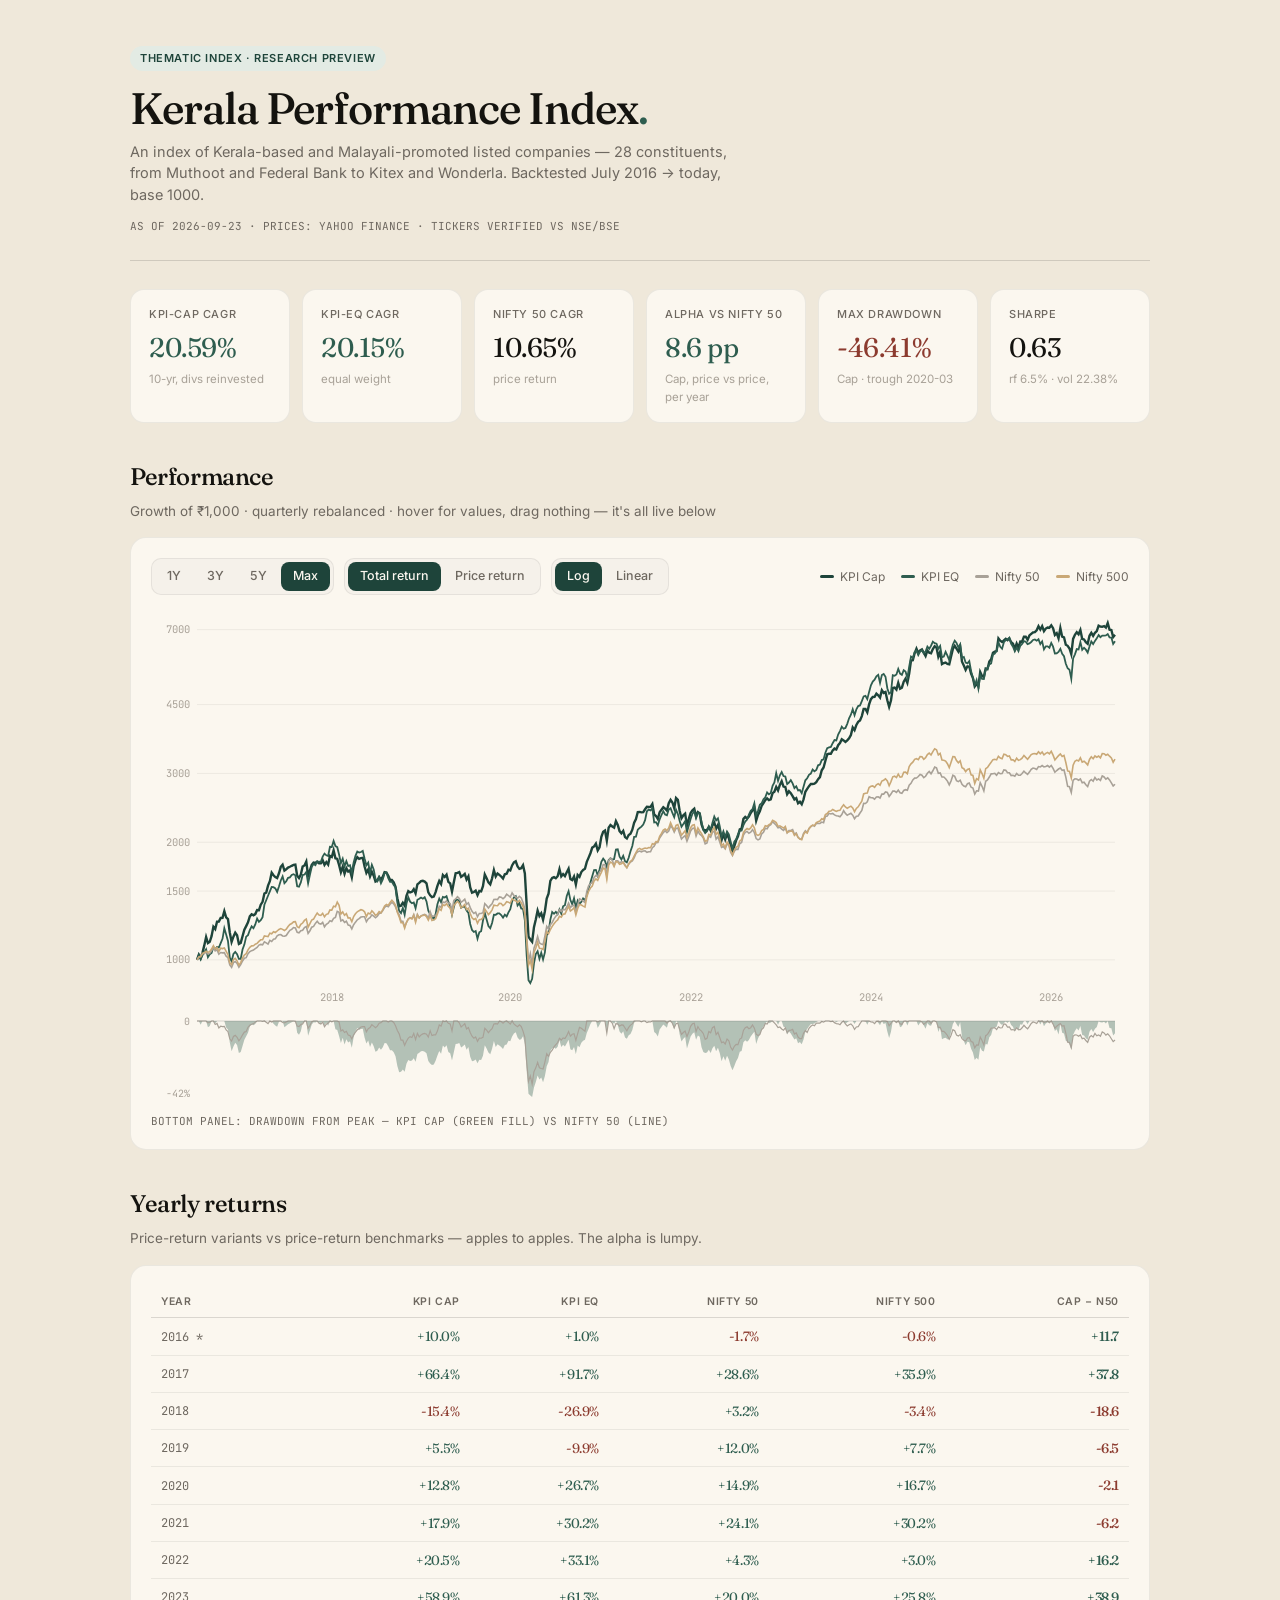
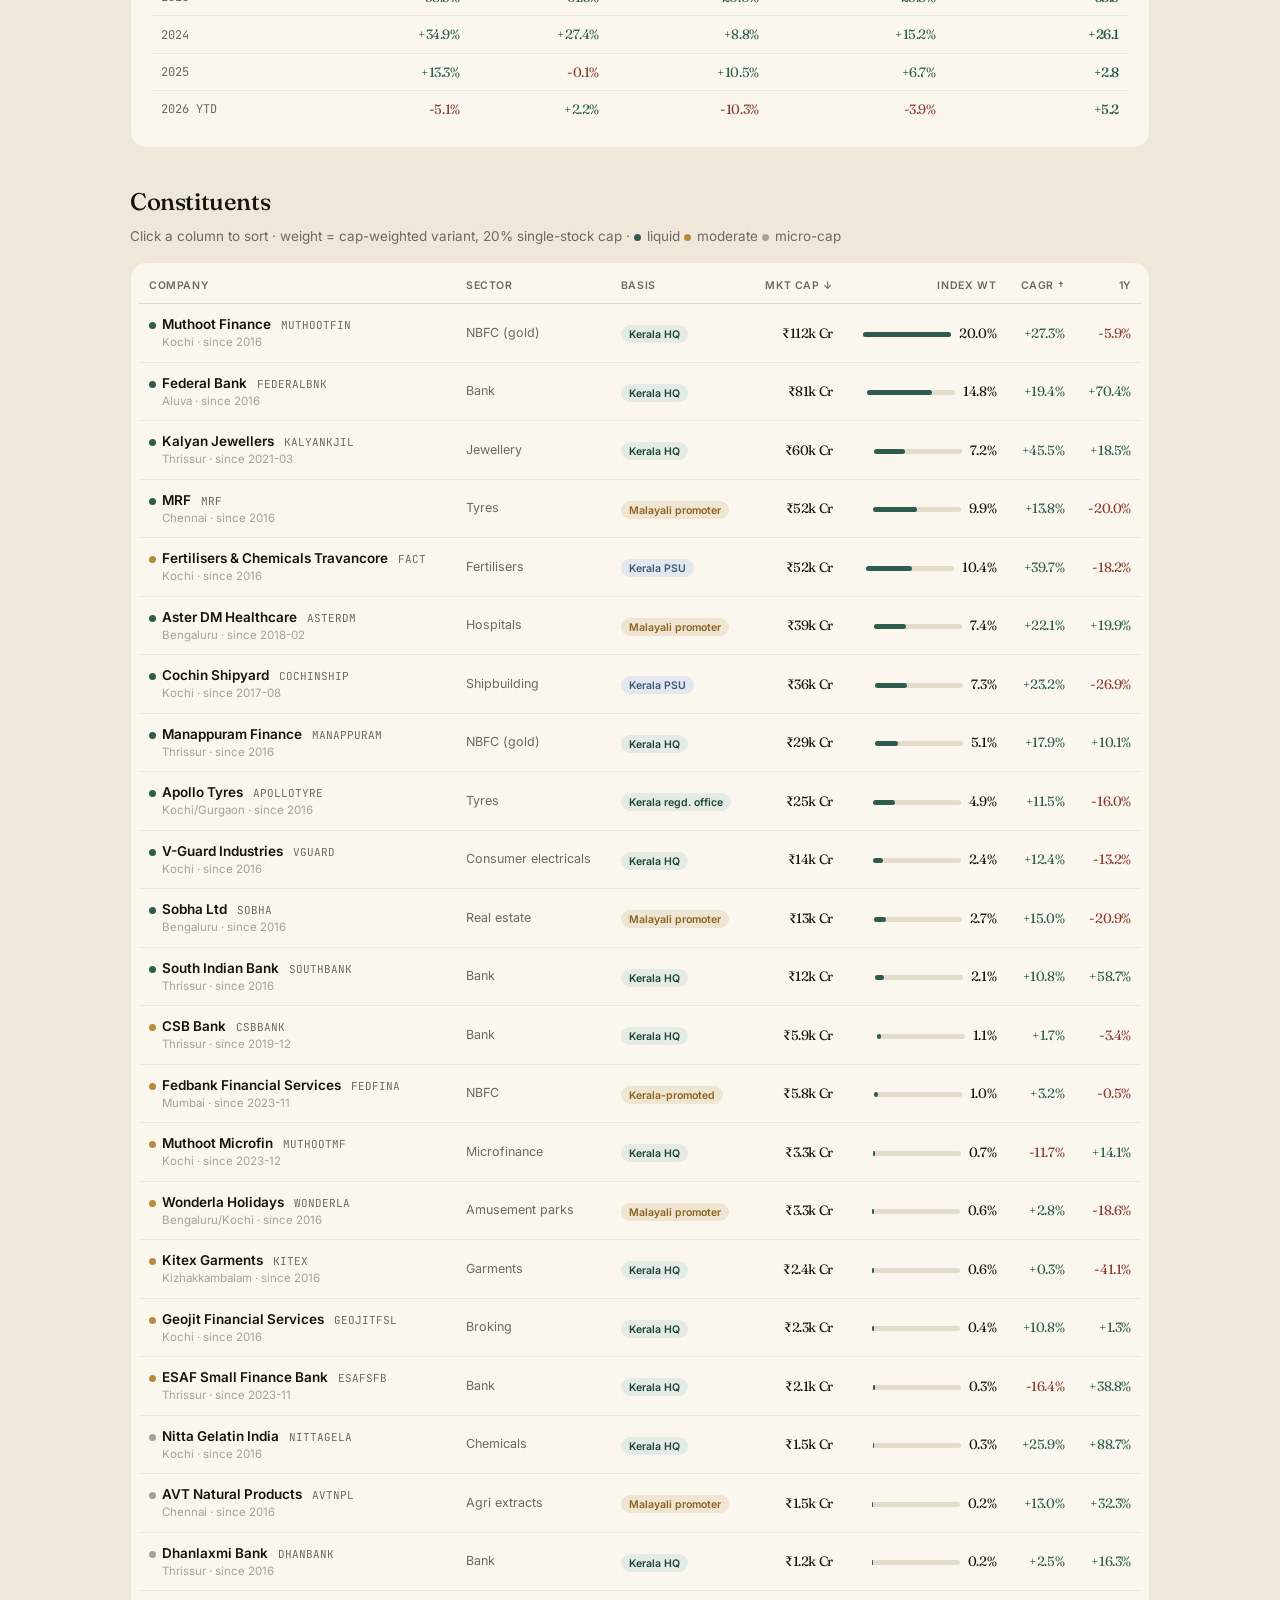
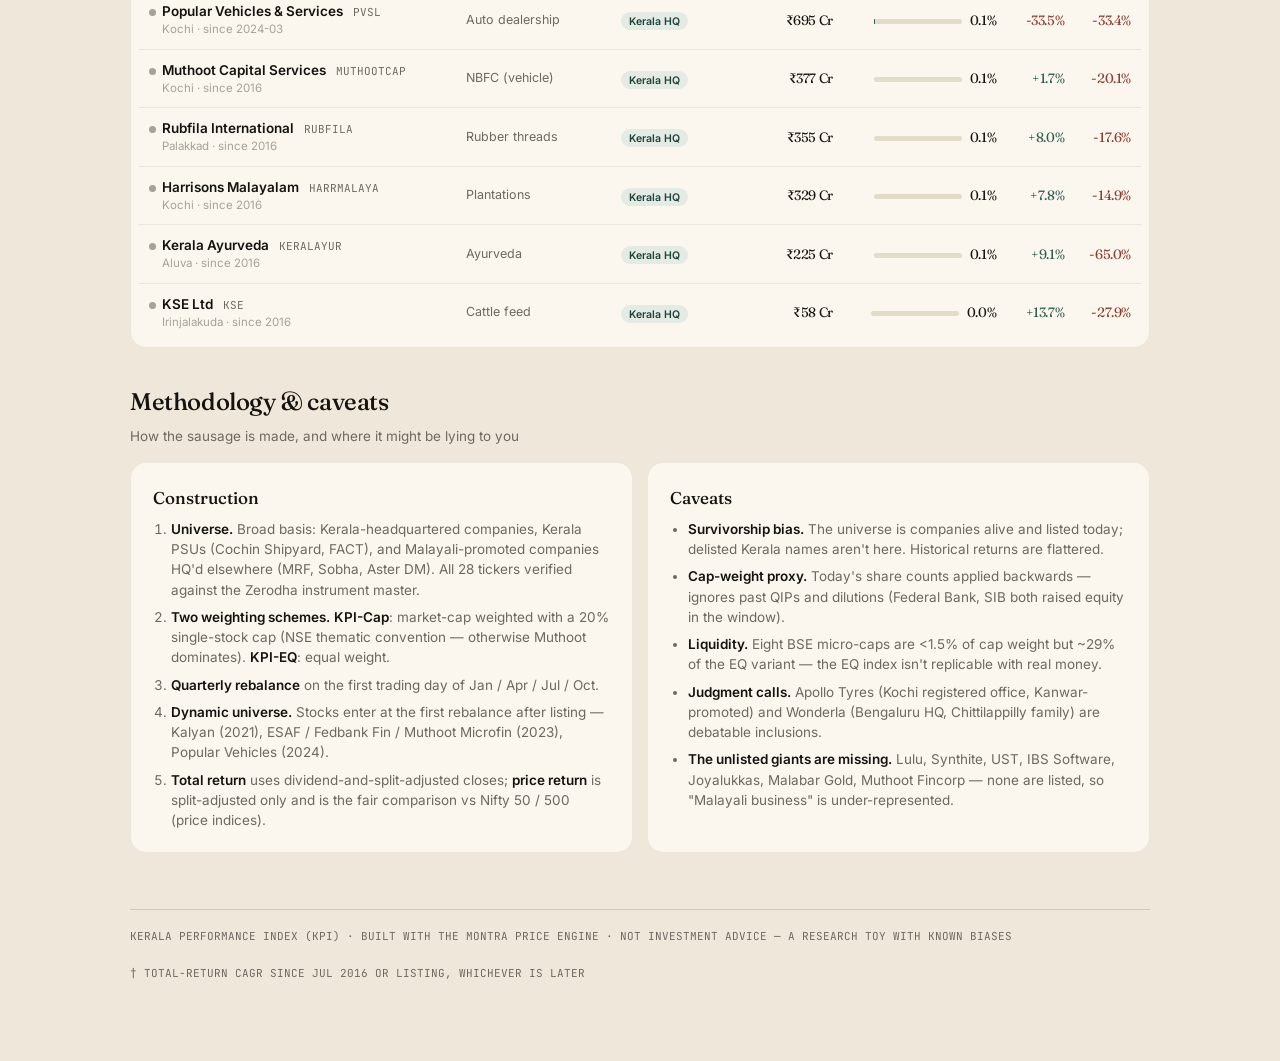
<file: kendex/index.html>
<!DOCTYPE html>
<html lang="en">
<head>
<meta charset="UTF-8">
<meta name="viewport" content="width=device-width, initial-scale=1">
<title>Kerala Performance Index</title>
<link rel="preconnect" href="https://fonts.googleapis.com">
<link href="https://fonts.googleapis.com/css2?family=Fraunces:opsz,wght@9..144,400;9..144,500&family=Inter:wght@400;500;600&family=JetBrains+Mono:wght@400;500&display=swap" rel="stylesheet">
<style>
:root{
  --bg:#EFE8DA;--bgSoft:#F5F1EA;--card:#FBF7EF;--cardAlt:#E4DCCA;
  --ink:#14130F;--inkMuted:#6E6860;--inkFaint:#A8A197;
  --border:rgba(20,19,15,.07);--borderStrong:rgba(20,19,15,.14);
  --accent:#2E5D4F;--accentSoft:#E3EBE4;--forest:#1E443A;--forestSoft:#DCE6E0;
  --positive:#2E5D4F;--negative:#8C3B2F;--chartSoft:#D9D2C4;
  --cat0:#2E5D4F;--cat1:#8C3B2F;--cat2:#B88A3C;--cat3:#496B8A;--cat4:#6B4F7A;--cat5:#A8957B;
}
*{box-sizing:border-box;margin:0;padding:0}
html,body{background:var(--bg);color:var(--ink)}
body{font-family:Inter,-apple-system,BlinkMacSystemFont,sans-serif;-webkit-font-smoothing:antialiased;line-height:1.5}
.num{font-family:Fraunces,"Times New Roman",serif;font-weight:400;font-variant-numeric:tabular-nums;letter-spacing:-.4px}
.label-xs{font-size:11px;font-weight:500;text-transform:uppercase;letter-spacing:.6px;color:var(--inkMuted)}
.mono{font-family:"JetBrains Mono","SF Mono",monospace;font-size:11px;color:var(--inkMuted)}
.wrap{max-width:1060px;margin:0 auto;padding:0 20px 80px}
header{padding:44px 0 26px;border-bottom:1px solid var(--borderStrong);margin-bottom:28px}
h1{font-family:Fraunces,serif;font-weight:500;font-size:44px;letter-spacing:-1px;line-height:1.05}
h1 .dot{color:var(--accent)}
.sub{color:var(--inkMuted);font-size:14.5px;margin-top:10px;max-width:620px}
.pill{display:inline-block;background:var(--accentSoft);color:var(--forest);font-size:11px;font-weight:600;
 text-transform:uppercase;letter-spacing:.6px;padding:4px 10px;border-radius:99px;margin-bottom:14px}
.cards{display:grid;grid-template-columns:repeat(auto-fit,minmax(150px,1fr));gap:12px;margin:26px 0}
.card{background:var(--card);border:1px solid var(--border);border-radius:14px;padding:16px 18px}
.card .v{font-size:27px;margin-top:5px}
.card .d{font-size:11.5px;color:var(--inkFaint);margin-top:3px}
.pos{color:var(--positive)}.neg{color:var(--negative)}
section{margin:36px 0}
h2{font-family:Fraunces,serif;font-weight:500;font-size:24px;letter-spacing:-.4px;margin-bottom:6px}
.h2sub{color:var(--inkMuted);font-size:13.5px;margin-bottom:16px}
.panel{background:var(--card);border:1px solid var(--border);border-radius:16px;padding:20px}
.controls{display:flex;flex-wrap:wrap;gap:10px;align-items:center;margin-bottom:14px}
.seg{display:inline-flex;background:var(--bgSoft);border:1px solid var(--border);border-radius:10px;padding:3px;gap:2px}
.seg button{border:0;background:transparent;font:inherit;font-size:12.5px;font-weight:500;color:var(--inkMuted);
 padding:5px 12px;border-radius:8px;cursor:pointer;white-space:nowrap}
.seg button.on{background:var(--forest);color:#FBF7EF}
.legend{display:flex;gap:16px;flex-wrap:wrap;margin-left:auto}
.legend span{display:inline-flex;align-items:center;gap:6px;font-size:12px;color:var(--inkMuted)}
.legend i{width:14px;height:3px;border-radius:2px;display:inline-block}
#chartbox{position:relative}
#chart{width:100%;height:400px;display:block;cursor:crosshair}
#dd{width:100%;height:90px;display:block;margin-top:4px}
#tip{position:absolute;pointer-events:none;background:var(--ink);color:#F5F1EA;border-radius:9px;
 padding:8px 11px;font-size:12px;line-height:1.65;display:none;z-index:5;min-width:170px}
#tip .t{font-family:"JetBrains Mono",monospace;font-size:10.5px;color:#A8A197;margin-bottom:2px}
#tip b{font-family:Fraunces,serif;font-weight:400;float:right;margin-left:14px}
table{width:100%;border-collapse:collapse;font-size:13.5px}
th{text-align:left;font-size:10.5px;font-weight:600;text-transform:uppercase;letter-spacing:.6px;
 color:var(--inkMuted);padding:9px 10px;border-bottom:1px solid var(--borderStrong);cursor:pointer;user-select:none;white-space:nowrap}
th.r,td.r{text-align:right}
th:hover{color:var(--ink)}
td{padding:10px;border-bottom:1px solid var(--border);vertical-align:middle}
tr:last-child td{border-bottom:0}
tbody tr:hover{background:var(--bgSoft)}
.cname{font-weight:600;font-size:13.5px}
.chq{font-size:11.5px;color:var(--inkFaint)}
.chip{font-size:10.5px;font-weight:600;padding:2.5px 8px;border-radius:99px;white-space:nowrap}
.chip.k{background:var(--accentSoft);color:var(--forest)}
.chip.m{background:#F0E4D2;color:#8a6420}
.chip.p{background:#E2E8EE;color:#3d5a75}
.wbar{height:5px;border-radius:3px;background:var(--cardAlt);width:88px;display:inline-block;vertical-align:middle;margin-right:8px}
.wbar i{display:block;height:100%;border-radius:3px;background:var(--accent)}
.liq{width:7px;height:7px;border-radius:50%;display:inline-block;margin-right:6px}
.liq.high{background:var(--positive)}.liq.mid{background:var(--cat2)}.liq.low{background:var(--inkFaint)}
.yearly td,.yearly th{padding:8px 10px}
.cellpos{color:var(--positive)}.cellneg{color:var(--negative)}
.meth{display:grid;grid-template-columns:1fr 1fr;gap:14px}
.meth .panel{padding:22px}
.meth h3{font-family:Fraunces,serif;font-weight:500;font-size:17px;margin-bottom:8px}
.meth p,.meth li{font-size:13.5px;color:var(--inkMuted)}
.meth ol,.meth ul{padding-left:18px;display:grid;gap:7px}
.meth b{color:var(--ink);font-weight:600}
footer{margin-top:56px;padding-top:18px;border-top:1px solid var(--borderStrong)}
@media(max-width:760px){.meth{grid-template-columns:1fr}h1{font-size:34px}.legend{margin-left:0}}
</style>
</head>
<body>
<div class="wrap">

<header>
  <div class="pill">Thematic index · Research preview</div>
  <h1>Kerala Performance Index<span class="dot">.</span></h1>
  <div class="sub">An index of Kerala-based and Malayali-promoted listed companies — 28 constituents,
  from Muthoot and Federal Bank to Kitex and Wonderla. Backtested July 2016 → today, base 1000.</div>
  <div class="mono" style="margin-top:12px">AS OF <span id="asof"></span> · PRICES: YAHOO FINANCE · TICKERS VERIFIED VS NSE/BSE</div>
</header>

<div class="cards" id="statcards"></div>

<section>
  <h2>Performance</h2>
  <div class="h2sub">Growth of ₹1,000 · quarterly rebalanced · hover for values, drag nothing — it's all live below</div>
  <div class="panel">
    <div class="controls">
      <div class="seg" id="rangeseg">
        <button data-r="1">1Y</button><button data-r="3">3Y</button><button data-r="5">5Y</button><button data-r="99" class="on">Max</button>
      </div>
      <div class="seg" id="retseg">
        <button data-m="TR" class="on">Total return</button><button data-m="PR">Price return</button>
      </div>
      <div class="seg" id="scaleseg">
        <button data-s="log" class="on">Log</button><button data-s="lin">Linear</button>
      </div>
      <div class="legend" id="legend"></div>
    </div>
    <div id="chartbox">
      <canvas id="chart"></canvas>
      <canvas id="dd"></canvas>
      <div id="tip"></div>
    </div>
    <div class="mono" style="margin-top:10px">BOTTOM PANEL: DRAWDOWN FROM PEAK — KPI CAP (GREEN FILL) VS NIFTY 50 (LINE)</div>
  </div>
</section>

<section>
  <h2>Yearly returns</h2>
  <div class="h2sub">Price-return variants vs price-return benchmarks — apples to apples. The alpha is lumpy.</div>
  <div class="panel" style="overflow-x:auto"><table class="yearly" id="ytable"></table></div>
</section>

<section>
  <h2>Constituents</h2>
  <div class="h2sub">Click a column to sort · weight = cap-weighted variant, 20% single-stock cap ·
   <span class="liq high"></span>liquid <span class="liq mid"></span>moderate <span class="liq low"></span>micro-cap</div>
  <div class="panel" style="overflow-x:auto;padding:6px 8px"><table id="ctable"></table></div>
</section>

<section>
  <h2>Methodology &amp; caveats</h2>
  <div class="h2sub">How the sausage is made, and where it might be lying to you</div>
  <div class="meth">
    <div class="panel">
      <h3>Construction</h3>
      <ol>
        <li><b>Universe.</b> Broad basis: Kerala-headquartered companies, Kerala PSUs (Cochin Shipyard, FACT),
        and Malayali-promoted companies HQ'd elsewhere (MRF, Sobha, Aster DM). All 28 tickers verified against
        the Zerodha instrument master.</li>
        <li><b>Two weighting schemes.</b> <b>KPI-Cap</b>: market-cap weighted with a 20% single-stock cap
        (NSE thematic convention — otherwise Muthoot dominates). <b>KPI-EQ</b>: equal weight.</li>
        <li><b>Quarterly rebalance</b> on the first trading day of Jan / Apr / Jul / Oct.</li>
        <li><b>Dynamic universe.</b> Stocks enter at the first rebalance after listing — Kalyan (2021),
        ESAF / Fedbank Fin / Muthoot Microfin (2023), Popular Vehicles (2024).</li>
        <li><b>Total return</b> uses dividend-and-split-adjusted closes; <b>price return</b> is split-adjusted
        only and is the fair comparison vs Nifty 50 / 500 (price indices).</li>
      </ol>
    </div>
    <div class="panel">
      <h3>Caveats</h3>
      <ul>
        <li><b>Survivorship bias.</b> The universe is companies alive and listed today; delisted Kerala names
        aren't here. Historical returns are flattered.</li>
        <li><b>Cap-weight proxy.</b> Today's share counts applied backwards — ignores past QIPs and dilutions
        (Federal Bank, SIB both raised equity in the window).</li>
        <li><b>Liquidity.</b> Eight BSE micro-caps are &lt;1.5% of cap weight but ~29% of the EQ variant —
        the EQ index isn't replicable with real money.</li>
        <li><b>Judgment calls.</b> Apollo Tyres (Kochi registered office, Kanwar-promoted) and Wonderla
        (Bengaluru HQ, Chittilappilly family) are debatable inclusions.</li>
        <li><b>The unlisted giants are missing.</b> Lulu, Synthite, UST, IBS Software, Joyalukkas,
        Malabar Gold, Muthoot Fincorp — none are listed, so "Malayali business" is under-represented.</li>
      </ul>
    </div>
  </div>
</section>

<footer>
  <div class="mono">KERALA PERFORMANCE INDEX (KPI) · BUILT WITH THE MONTRA PRICE ENGINE · NOT INVESTMENT ADVICE — A RESEARCH TOY WITH KNOWN BIASES</div>
</footer>

</div>
<script>
const DATA = {"dates":["2016-07-01","2016-07-11","2016-07-18","2016-07-25","2016-08-01","2016-08-08","2016-08-17","2016-08-24","2016-08-31","2016-09-08","2016-09-16","2016-09-23","2016-09-30","2016-10-07","2016-10-18","2016-10-25","2016-11-02","2016-11-09","2016-11-17","2016-11-24","2016-12-01","2016-12-08","2016-12-15","2016-12-22","2016-12-29","2017-01-05","2017-01-12","2017-01-19","2017-01-27","2017-02-03","2017-02-10","2017-02-17","2017-02-27","2017-03-06","2017-03-14","2017-03-21","2017-03-28","2017-04-05","2017-04-12","2017-04-20","2017-04-27","2017-05-05","2017-05-12","2017-05-19","2017-05-26","2017-06-02","2017-06-09","2017-06-16","2017-06-23","2017-07-03","2017-07-10","2017-07-17","2017-07-24","2017-07-31","2017-08-07","2017-08-14","2017-08-22","2017-08-30","2017-09-06","2017-09-13","2017-09-20","2017-09-27","2017-10-05","2017-10-12","2017-10-19","2017-10-27","2017-11-03","2017-11-10","2017-11-17","2017-11-24","2017-12-01","2017-12-08","2017-12-15","2017-12-22","2018-01-02","2018-01-09","2018-01-16","2018-01-23","2018-01-31","2018-02-07","2018-02-15","2018-02-22","2018-03-01","2018-03-09","2018-03-16","2018-03-23","2018-04-03","2018-04-10","2018-04-17","2018-04-24","2018-05-02","2018-05-09","2018-05-16","2018-05-23","2018-05-30","2018-06-06","2018-06-13","2018-06-20","2018-06-27","2018-07-04","2018-07-11","2018-07-18","2018-07-25","2018-08-01","2018-08-08","2018-08-16","2018-08-24","2018-08-31","2018-09-07","2018-09-17","2018-09-25","2018-10-03","2018-10-10","2018-10-17","2018-10-25","2018-11-01","2018-11-09","2018-11-16","2018-11-26","2018-12-03","2018-12-10","2018-12-17","2018-12-24","2019-01-02","2019-01-09","2019-01-16","2019-01-23","2019-01-30","2019-02-06","2019-02-14","2019-02-21","2019-02-28","2019-03-08","2019-03-15","2019-03-25","2019-04-02","2019-04-09","2019-04-16","2019-04-25","2019-05-06","2019-05-13","2019-05-20","2019-05-27","2019-06-03","2019-06-11","2019-06-18","2019-06-25","2019-07-02","2019-07-09","2019-07-16","2019-07-23","2019-07-30","2019-08-06","2019-08-14","2019-08-22","2019-08-29","2019-09-06","2019-09-16","2019-09-23","2019-09-30","2019-10-09","2019-10-16","2019-10-24","2019-11-01","2019-11-08","2019-11-18","2019-11-25","2019-12-02","2019-12-09","2019-12-16","2019-12-23","2019-12-31","2020-01-07","2020-01-14","2020-01-21","2020-01-28","2020-02-04","2020-02-11","2020-02-18","2020-02-26","2020-03-04","2020-03-12","2020-03-19","2020-03-26","2020-04-03","2020-04-15","2020-04-22","2020-04-29","2020-05-07","2020-05-14","2020-05-21","2020-05-29","2020-06-05","2020-06-12","2020-06-19","2020-06-26","2020-07-03","2020-07-10","2020-07-17","2020-07-24","2020-07-31","2020-08-07","2020-08-14","2020-08-21","2020-08-28","2020-09-04","2020-09-11","2020-09-18","2020-09-25","2020-10-05","2020-10-12","2020-10-19","2020-10-26","2020-11-02","2020-11-09","2020-11-17","2020-11-24","2020-12-02","2020-12-09","2020-12-16","2020-12-23","2020-12-31","2021-01-07","2021-01-14","2021-01-21","2021-01-29","2021-02-05","2021-02-12","2021-02-19","2021-02-26","2021-03-05","2021-03-15","2021-03-22","2021-03-30","2021-04-07","2021-04-15","2021-04-23","2021-04-30","2021-05-07","2021-05-17","2021-05-24","2021-05-31","2021-06-07","2021-06-14","2021-06-21","2021-06-28","2021-07-05","2021-07-12","2021-07-19","2021-07-27","2021-08-03","2021-08-10","2021-08-17","2021-08-25","2021-09-01","2021-09-08","2021-09-16","2021-09-23","2021-09-30","2021-10-07","2021-10-14","2021-10-22","2021-10-29","2021-11-08","2021-11-15","2021-11-23","2021-11-30","2021-12-07","2021-12-14","2021-12-21","2021-12-28","2022-01-04","2022-01-11","2022-01-18","2022-01-25","2022-02-02","2022-02-09","2022-02-16","2022-02-23","2022-03-03","2022-03-10","2022-03-17","2022-03-25","2022-04-01","2022-04-08","2022-04-19","2022-04-26","2022-05-04","2022-05-11","2022-05-18","2022-05-25","2022-06-01","2022-06-08","2022-06-15","2022-06-22","2022-06-29","2022-07-06","2022-07-13","2022-07-20","2022-07-27","2022-08-03","2022-08-11","2022-08-19","2022-08-26","2022-09-05","2022-09-12","2022-09-19","2022-09-26","2022-10-03","2022-10-11","2022-10-18","2022-10-25","2022-11-02","2022-11-10","2022-11-17","2022-11-24","2022-12-01","2022-12-08","2022-12-15","2022-12-22","2022-12-29","2023-01-05","2023-01-12","2023-01-19","2023-01-27","2023-02-03","2023-02-10","2023-02-17","2023-02-24","2023-03-03","2023-03-13","2023-03-20","2023-03-27","2023-04-05","2023-04-13","2023-04-21","2023-04-28","2023-05-08","2023-05-15","2023-05-22","2023-05-29","2023-06-05","2023-06-12","2023-06-19","2023-06-26","2023-07-04","2023-07-11","2023-07-18","2023-07-25","2023-08-01","2023-08-08","2023-08-16","2023-08-23","2023-08-30","2023-09-06","2023-09-13","2023-09-21","2023-09-28","2023-10-06","2023-10-13","2023-10-20","2023-10-30","2023-11-06","2023-11-13","2023-11-21","2023-11-29","2023-12-06","2023-12-13","2023-12-20","2023-12-28","2024-01-04","2024-01-11","2024-01-18","2024-01-29","2024-02-05","2024-02-12","2024-02-19","2024-02-26","2024-03-04","2024-03-12","2024-03-19","2024-03-27","2024-04-04","2024-04-12","2024-04-22","2024-04-29","2024-05-07","2024-05-14","2024-05-22","2024-05-29","2024-06-05","2024-06-12","2024-06-20","2024-06-27","2024-07-04","2024-07-11","2024-07-19","2024-07-26","2024-08-02","2024-08-09","2024-08-19","2024-08-26","2024-09-02","2024-09-09","2024-09-16","2024-09-23","2024-09-30","2024-10-08","2024-10-15","2024-10-22","2024-10-29","2024-11-05","2024-11-12","2024-11-21","2024-11-28","2024-12-05","2024-12-12","2024-12-19","2024-12-27","2025-01-03","2025-01-10","2025-01-17","2025-01-24","2025-01-31","2025-02-06","2025-02-13","2025-02-20","2025-02-28","2025-03-07","2025-03-17","2025-03-24","2025-04-01","2025-04-08","2025-04-17","2025-04-25","2025-05-05","2025-05-12","2025-05-19","2025-05-26","2025-06-02","2025-06-09","2025-06-16","2025-06-23","2025-06-30","2025-07-07","2025-07-14","2025-07-21","2025-07-28","2025-08-04","2025-08-11","2025-08-19","2025-08-26","2025-09-03","2025-09-10","2025-09-17","2025-09-24","2025-10-01","2025-10-09","2025-10-16","2025-10-24","2025-10-31","2025-11-10","2025-11-17","2025-11-24","2025-12-01","2025-12-08","2025-12-15","2025-12-22","2025-12-30","2026-01-06","2026-01-13","2026-01-21","2026-01-29","2026-02-05","2026-02-12","2026-02-19","2026-02-26","2026-03-06","2026-03-13","2026-03-20","2026-03-30","2026-04-08","2026-04-16","2026-04-23","2026-04-30","2026-05-08","2026-05-15","2026-05-22","2026-06-01","2026-06-08","2026-06-15","2026-06-22","2026-06-30","2026-07-07","2026-07-14","2026-07-21","2026-07-28","2026-08-04","2026-08-11","2026-08-18","2026-08-25","2026-09-01","2026-09-08","2026-09-16","2026-09-23"],"series":{"KENDEX_CAP_TR":[1000.0,1030.5,1009.6,1042.5,1089.1,1143.9,1104.0,1112.2,1150.3,1215.9,1199.4,1252.1,1252.6,1280.1,1281.5,1332.2,1284.1,1271.0,1174.8,1111.5,1146.5,1173.7,1156.6,1098.3,1105.2,1149.1,1194.5,1220.2,1247.3,1291.6,1308.1,1300.4,1309.8,1341.1,1339.5,1384.4,1408.1,1478.4,1485.9,1548.5,1589.5,1671.7,1646.0,1629.4,1619.1,1665.6,1730.5,1753.0,1692.8,1706.2,1722.4,1731.0,1740.8,1749.6,1753.0,1641.2,1619.7,1653.8,1733.6,1744.3,1785.0,1641.7,1693.8,1751.0,1773.8,1770.9,1782.9,1767.0,1766.5,1798.4,1751.0,1780.0,1752.8,1845.0,1833.9,1906.5,1820.1,1813.5,1750.0,1676.1,1730.9,1660.8,1715.8,1682.4,1694.1,1627.1,1737.8,1798.4,1832.2,1814.3,1821.6,1824.4,1733.0,1670.4,1702.8,1634.7,1681.0,1641.8,1586.2,1595.0,1629.3,1605.5,1631.7,1676.5,1673.3,1642.0,1600.4,1600.9,1579.0,1537.8,1437.5,1371.2,1375.8,1400.7,1377.3,1458.6,1499.6,1487.7,1493.0,1516.2,1480.2,1560.8,1573.9,1589.9,1593.4,1585.8,1570.1,1488.3,1462.7,1447.1,1451.6,1491.0,1546.3,1592.1,1563.6,1649.5,1630.2,1652.2,1583.8,1570.0,1495.0,1580.6,1665.0,1669.3,1676.6,1630.7,1643.4,1659.8,1606.0,1636.0,1533.1,1485.3,1491.6,1504.0,1464.3,1501.4,1497.7,1543.2,1653.9,1618.7,1578.4,1560.2,1616.6,1696.2,1633.8,1663.8,1650.7,1634.6,1614.9,1656.5,1661.5,1701.0,1694.1,1744.4,1775.3,1787.9,1734.4,1709.8,1716.1,1746.6,1663.8,1381.5,1147.5,1127.8,1112.3,1211.7,1269.2,1336.5,1295.2,1316.3,1267.2,1332.0,1434.7,1477.1,1592.1,1620.5,1628.5,1617.5,1637.2,1706.5,1635.2,1657.7,1638.8,1675.0,1710.8,1611.4,1600.4,1634.1,1559.2,1649.8,1632.0,1678.1,1699.2,1710.7,1782.0,1826.5,1874.6,1937.5,1950.8,1983.0,1906.9,1942.0,2064.2,2126.8,2142.2,2018.8,2179.0,2212.8,2194.1,2179.5,2265.0,2215.4,2136.0,2107.6,2138.8,2061.3,2045.1,2087.9,2103.5,2153.2,2243.3,2293.8,2390.0,2392.4,2385.6,2387.5,2428.8,2465.1,2461.1,2462.7,2504.9,2355.0,2334.6,2293.2,2387.9,2423.1,2457.8,2437.5,2410.7,2516.7,2569.2,2528.4,2446.7,2596.8,2568.3,2404.1,2304.3,2342.9,2367.5,2205.6,2291.2,2377.1,2413.9,2436.3,2330.2,2389.4,2371.1,2221.7,2156.8,2142.1,2149.6,2187.1,2142.6,2208.8,2245.9,2166.0,2214.3,2139.8,2025.1,2096.7,2032.5,2102.8,2047.7,1954.8,1895.5,1954.8,2022.7,2071.0,2158.0,2169.0,2294.6,2321.5,2300.2,2327.1,2375.2,2412.9,2443.3,2269.8,2348.2,2399.7,2476.6,2519.3,2563.7,2589.8,2563.9,2574.1,2671.0,2692.5,2770.3,2714.9,2803.4,2865.6,2776.0,2769.1,2654.0,2700.0,2669.6,2624.0,2573.7,2593.5,2515.3,2537.5,2501.1,2575.7,2693.2,2738.7,2784.1,2818.2,2818.7,2825.4,2850.3,2899.3,2936.1,3055.9,3107.3,3233.6,3357.9,3368.6,3368.7,3433.9,3473.7,3455.2,3542.2,3588.1,3669.6,3644.9,3611.9,3645.1,3688.3,3762.7,3935.1,3871.1,3990.5,4065.5,4097.9,4205.3,4388.2,4388.1,4299.4,4504.9,4648.0,4707.5,4712.9,4803.1,4755.1,4691.8,4899.2,4821.5,4845.7,4617.6,4441.7,4608.5,4964.1,4975.5,4915.9,5118.6,4941.2,4971.6,5149.8,5244.3,5112.4,5400.8,5831.8,5844.4,6090.2,6255.7,6101.6,6194.9,6229.0,6107.5,5989.7,6185.8,6113.7,6091.7,6243.3,6351.3,6297.5,5965.9,6135.9,5711.9,5748.1,5765.1,5720.3,5704.1,5979.6,6251.1,6365.8,6261.7,6155.1,6325.5,5794.8,5665.7,5523.9,5640.9,5628.5,5399.3,5262.6,5009.0,5083.1,5015.4,5452.4,5327.1,5301.5,5565.7,5548.6,5801.9,5881.2,6110.0,6147.5,6169.5,6650.3,6560.6,6507.0,6574.5,6633.4,6578.9,6647.8,6501.3,6442.1,6247.0,6447.9,6292.3,6528.3,6517.1,6714.5,6714.0,6590.3,6765.4,6829.8,6886.2,6900.8,6975.1,7143.2,7007.6,7144.7,6936.5,7045.8,7088.3,7082.1,7179.1,7062.0,6785.6,6857.1,6649.9,7067.9,6718.0,6690.2,6406.4,6364.8,6265.3,6057.4,6629.2,6788.6,6895.7,6809.2,6986.2,6626.4,6607.8,6500.8,6440.3,6753.2,6868.7,6746.9,6872.7,6940.9,7165.3,7127.5,7118.4,7145.1,7085.2,7279.6,6999.8,6986.8,6700.0,6789.3],"KENDEX_EQ_TR":[1000.0,1029.3,1002.8,1027.9,1046.0,1063.9,1015.9,1033.5,1041.6,1076.8,1063.9,1078.4,1075.8,1103.7,1132.1,1204.9,1161.5,1117.8,1013.4,992.5,1035.3,1047.8,1033.9,1005.5,1005.4,1062.8,1094.2,1146.6,1156.9,1192.1,1218.8,1204.8,1231.8,1275.9,1250.8,1263.1,1286.4,1383.7,1420.9,1459.4,1496.5,1536.4,1534.5,1523.3,1492.6,1541.4,1596.8,1634.6,1571.2,1588.9,1621.6,1625.7,1648.4,1656.8,1646.7,1543.0,1538.9,1578.9,1648.3,1653.9,1677.7,1569.3,1649.8,1731.6,1759.5,1747.1,1787.4,1782.8,1781.5,1837.8,1870.0,1851.8,1844.9,1946.9,1945.4,2015.0,1955.8,1942.9,1861.3,1768.2,1816.0,1736.0,1789.0,1738.6,1746.6,1673.4,1775.5,1845.9,1892.9,1881.3,1888.5,1900.8,1817.1,1745.9,1773.7,1672.2,1752.0,1704.2,1612.2,1589.9,1626.9,1570.6,1606.0,1669.4,1673.8,1617.8,1583.1,1584.1,1554.5,1531.3,1402.1,1334.5,1317.3,1358.0,1304.3,1394.0,1445.9,1409.3,1396.3,1402.8,1355.3,1424.7,1433.0,1444.4,1434.4,1446.1,1411.3,1335.2,1308.6,1291.3,1271.3,1309.3,1388.9,1435.7,1405.3,1449.9,1443.5,1455.2,1406.6,1372.4,1305.4,1363.1,1420.4,1425.3,1414.5,1359.4,1367.4,1371.0,1337.7,1318.7,1235.8,1192.8,1178.6,1185.1,1132.8,1176.3,1183.6,1260.7,1318.7,1268.1,1220.4,1205.0,1243.0,1304.4,1303.9,1314.5,1315.5,1302.2,1282.8,1305.3,1292.2,1322.7,1347.8,1409.4,1444.6,1455.1,1378.2,1397.3,1354.3,1350.4,1261.4,1026.2,887.6,872.6,894.4,979.2,1034.5,1052.1,1006.8,1043.3,1002.8,1045.2,1155.9,1179.4,1268.0,1326.5,1312.0,1327.4,1309.1,1346.2,1312.5,1371.2,1379.9,1456.6,1498.1,1422.3,1388.7,1437.9,1360.0,1417.6,1391.3,1406.3,1435.8,1423.4,1463.5,1526.1,1577.3,1636.2,1698.4,1699.9,1644.8,1703.1,1782.8,1815.8,1790.5,1730.7,1798.7,1819.7,1803.9,1811.6,1916.0,1919.0,1836.5,1807.6,1847.1,1789.0,1777.0,1824.8,1897.2,1957.0,2064.6,2067.7,2153.8,2175.0,2192.4,2220.7,2277.4,2400.2,2424.4,2412.6,2442.0,2247.6,2251.2,2209.5,2289.6,2348.1,2402.0,2355.7,2345.6,2424.3,2444.3,2376.5,2318.7,2422.7,2361.3,2265.9,2191.2,2226.1,2263.5,2122.7,2207.4,2293.4,2364.9,2399.2,2305.4,2376.8,2371.9,2256.1,2150.1,2112.0,2133.9,2197.1,2151.4,2243.2,2326.6,2275.6,2302.3,2198.0,2068.1,2132.1,2063.4,2130.1,2095.8,2006.9,1925.2,2007.2,2035.5,2096.0,2142.4,2142.6,2212.3,2259.8,2286.3,2352.5,2406.9,2431.2,2517.2,2344.7,2406.2,2493.9,2516.3,2576.8,2606.2,2682.4,2651.8,2673.2,2786.9,2846.2,3005.8,2870.1,2968.2,3024.6,2954.9,2945.3,2817.8,2843.6,2883.4,2828.6,2751.3,2782.1,2714.1,2719.6,2670.1,2774.6,2880.8,2916.1,2976.0,2996.7,3070.3,3037.8,3061.2,3147.3,3161.4,3246.0,3259.2,3390.3,3481.2,3498.6,3507.5,3585.4,3651.3,3644.1,3773.6,3851.0,3950.4,3903.8,3922.3,4018.4,4153.5,4241.4,4379.2,4227.8,4375.6,4463.2,4478.6,4592.6,4722.7,4738.5,4646.9,4850.8,5044.5,5154.9,5212.2,5319.4,5361.7,5115.3,5357.6,5389.9,5304.1,4957.3,4795.9,4837.7,5351.5,5333.1,5372.5,5552.3,5402.8,5363.8,5513.5,5471.6,5270.3,5632.7,5973.4,5920.9,6135.0,6187.8,6023.3,6147.3,6199.2,6089.3,6155.3,6334.1,6249.9,6367.1,6523.3,6466.5,6441.3,6257.8,6362.1,5951.0,5971.9,6141.2,6006.8,5848.7,6166.8,6414.7,6560.3,6472.9,6301.1,6419.2,5930.1,5956.6,5768.1,5739.9,5817.4,5480.6,5271.5,5045.2,5201.1,4942.6,5360.2,5234.9,5232.4,5540.2,5568.4,5705.5,5739.6,6042.2,6078.1,6186.8,6498.4,6325.6,6255.5,6501.7,6581.4,6609.2,6679.6,6437.2,6331.1,6164.1,6295.4,6168.0,6363.9,6432.8,6540.6,6520.8,6428.5,6455.2,6509.6,6586.5,6607.8,6558.3,6612.7,6429.7,6532.9,6231.7,6343.4,6344.5,6293.7,6472.8,6332.3,6085.1,6091.0,6136.4,6252.2,6068.8,5986.6,5725.4,5575.5,5529.5,5238.8,5910.5,6052.6,6242.2,6227.6,6504.4,6216.5,6292.4,6221.1,6114.9,6340.7,6528.7,6427.3,6550.7,6650.4,6778.6,6696.1,6756.9,6761.6,6767.0,6819.0,6689.9,6681.6,6435.0,6539.2],"KENDEX_CAP_PR":[1000.0,1029.9,1009.3,1041.9,1088.7,1144.0,1102.4,1108.8,1147.6,1213.0,1195.9,1247.8,1244.4,1271.4,1273.7,1322.3,1274.1,1261.9,1165.1,1101.3,1136.3,1162.7,1145.2,1087.1,1094.7,1138.1,1182.8,1207.0,1234.1,1278.4,1294.6,1287.3,1296.1,1326.1,1324.1,1369.4,1393.3,1460.3,1466.5,1528.9,1568.4,1647.1,1621.9,1606.2,1598.3,1645.0,1710.3,1733.5,1673.9,1681.0,1697.3,1705.5,1714.9,1724.3,1728.1,1616.7,1594.9,1628.0,1707.8,1718.3,1758.7,1617.5,1669.5,1726.3,1748.5,1743.5,1754.8,1737.8,1736.3,1767.6,1720.3,1747.8,1721.0,1812.0,1801.1,1871.2,1786.7,1780.1,1716.2,1646.4,1695.5,1626.3,1679.5,1645.8,1657.6,1592.9,1701.5,1760.3,1792.3,1776.2,1782.8,1787.8,1699.2,1637.6,1668.6,1602.9,1647.4,1608.0,1552.5,1561.3,1595.2,1569.0,1593.5,1636.8,1628.2,1598.7,1558.2,1557.8,1538.1,1496.2,1400.0,1335.5,1339.5,1363.4,1339.6,1417.6,1457.9,1446.7,1450.0,1471.3,1437.0,1513.6,1525.5,1542.3,1546.5,1540.0,1525.3,1444.5,1421.0,1407.2,1411.5,1449.0,1501.8,1546.1,1519.3,1600.4,1582.5,1598.1,1532.1,1518.3,1444.8,1527.4,1608.4,1613.3,1619.7,1576.0,1588.1,1601.7,1548.0,1577.5,1472.9,1425.4,1429.8,1441.3,1402.5,1438.1,1433.8,1477.8,1581.8,1549.5,1511.8,1494.2,1550.2,1628.5,1569.2,1598.9,1584.4,1570.2,1551.7,1592.3,1597.8,1635.8,1629.0,1675.8,1705.8,1717.2,1667.1,1642.7,1650.2,1679.2,1596.8,1324.0,1097.5,1073.6,1059.7,1154.0,1207.9,1271.7,1233.1,1251.7,1204.9,1266.2,1364.5,1405.6,1517.0,1544.2,1552.0,1541.7,1562.0,1626.8,1559.4,1579.7,1562.5,1596.6,1629.3,1534.0,1523.6,1558.4,1484.2,1569.7,1552.9,1596.2,1616.3,1627.0,1693.8,1738.5,1783.9,1842.4,1854.4,1885.6,1813.8,1845.4,1959.2,2014.9,2028.4,1911.7,2061.8,2093.9,2075.8,2060.0,2136.8,2090.2,2016.3,1988.6,2017.2,1944.7,1923.9,1963.7,1978.7,2025.5,2108.4,2154.3,2244.2,2247.8,2239.8,2241.3,2278.6,2314.2,2306.8,2309.8,2348.6,2206.8,2189.2,2152.8,2243.8,2275.1,2308.5,2287.4,2261.4,2361.2,2409.6,2371.1,2295.1,2435.6,2410.8,2255.7,2159.6,2196.7,2219.2,2066.4,2146.2,2226.0,2261.1,2281.6,2182.6,2238.3,2222.7,2081.6,2019.5,2003.2,2010.2,2044.8,2004.6,2068.3,2102.9,2027.0,2067.1,1996.5,1888.7,1954.7,1895.3,1961.5,1911.0,1824.1,1765.5,1820.2,1883.1,1928.1,2005.6,2015.5,2131.4,2157.0,2131.7,2157.2,2204.6,2240.2,2267.9,2106.5,2180.1,2228.0,2298.6,2337.0,2380.3,2405.0,2375.9,2384.1,2473.2,2492.3,2561.8,2512.2,2590.3,2646.8,2564.6,2557.6,2451.5,2493.6,2465.8,2426.2,2379.6,2396.8,2326.4,2348.1,2315.2,2383.8,2491.0,2523.3,2563.8,2594.5,2595.9,2603.0,2625.6,2670.3,2706.1,2815.3,2860.6,2980.1,3091.5,3097.9,3097.1,3157.2,3192.0,3171.1,3247.7,3291.6,3364.9,3342.5,3311.1,3339.7,3378.6,3446.7,3599.7,3542.4,3651.0,3719.2,3747.6,3852.2,4017.9,4016.6,3935.7,4123.1,4251.5,4306.3,4313.7,4394.2,4352.0,4295.1,4484.0,4412.5,4435.7,4225.5,4067.2,4215.8,4544.4,4559.2,4508.7,4625.8,4465.8,4493.2,4653.9,4739.0,4608.9,4868.3,5254.0,5267.0,5487.4,5632.4,5493.9,5575.5,5606.7,5495.3,5389.4,5559.7,5495.0,5475.6,5611.6,5706.6,5658.6,5360.5,5513.1,5132.2,5165.5,5180.4,5139.2,5123.2,5370.4,5613.5,5717.5,5624.1,5528.6,5682.1,5205.7,5090.3,4963.2,5068.6,5057.2,4849.5,4727.4,4498.1,4565.4,4505.4,4897.2,4784.8,4761.7,4998.5,4972.8,5199.5,5270.3,5476.0,5509.4,5528.5,5958.0,5876.8,5828.8,5889.6,5942.6,5889.7,5949.9,5818.8,5765.1,5590.3,5768.5,5626.2,5836.8,5825.2,6000.9,6000.4,5890.1,6046.7,6104.2,6154.7,6167.7,6233.8,6383.8,6261.7,6384.1,6198.3,6295.8,6333.7,6328.0,6414.9,6310.3,6063.6,6127.4,5941.4,6311.6,5998.9,5974.2,5720.9,5683.3,5594.6,5409.1,5917.9,6060.1,6145.2,6068.2,6226.0,5904.8,5888.3,5793.1,5739.9,6018.7,6121.6,6013.6,6126.0,6184.1,6383.3,6349.7,6340.8,6364.3,6305.5,6478.7,6229.5,6218.1,5960.1,6038.9],"KENDEX_EQ_PR":[1000.0,1029.3,1002.8,1027.4,1043.6,1061.0,1013.0,1028.6,1036.7,1071.6,1058.7,1072.5,1069.9,1097.6,1125.8,1198.3,1155.1,1111.6,1007.7,986.6,1029.2,1041.6,1027.8,999.6,999.5,1056.6,1087.7,1139.8,1150.1,1185.1,1211.6,1196.9,1223.8,1267.7,1242.8,1255.0,1278.1,1373.7,1410.6,1448.8,1485.7,1525.2,1523.4,1512.2,1481.8,1530.2,1584.7,1621.4,1558.4,1573.2,1605.5,1608.7,1630.3,1638.6,1627.9,1525.5,1521.0,1558.5,1627.0,1631.6,1655.0,1548.0,1627.3,1708.0,1735.5,1723.2,1763.0,1758.5,1756.5,1812.0,1843.8,1825.9,1819.0,1919.5,1918.1,1986.7,1928.3,1915.6,1835.2,1743.4,1788.1,1709.1,1761.3,1711.8,1719.4,1647.4,1747.8,1817.1,1863.4,1852.0,1859.0,1871.1,1788.8,1718.7,1745.7,1645.8,1724.4,1677.3,1586.7,1563.6,1600.0,1541.9,1575.3,1635.9,1637.1,1582.4,1546.6,1547.8,1518.9,1495.1,1368.8,1302.9,1286.2,1326.0,1273.5,1361.0,1411.8,1376.0,1362.9,1369.3,1322.8,1390.6,1398.7,1409.8,1400.1,1411.5,1377.5,1303.2,1277.3,1260.4,1240.5,1277.0,1354.7,1400.4,1370.7,1414.2,1408.0,1418.1,1370.7,1337.3,1272.1,1328.2,1383.8,1388.5,1378.0,1324.3,1332.0,1335.6,1302.1,1283.3,1199.5,1156.4,1139.7,1146.2,1093.8,1135.5,1142.4,1215.4,1271.4,1222.7,1176.7,1161.9,1198.5,1257.7,1257.2,1267.5,1267.9,1255.1,1236.4,1258.1,1245.5,1274.9,1299.1,1358.5,1392.3,1402.5,1328.4,1346.6,1304.3,1299.9,1213.3,986.6,853.4,834.9,856.1,937.3,990.2,1007.1,963.7,998.6,959.9,1000.4,1106.4,1128.9,1213.7,1269.7,1255.8,1270.6,1253.1,1286.9,1253.2,1309.4,1317.7,1390.5,1430.3,1355.9,1324.0,1370.4,1293.0,1347.8,1322.9,1337.1,1365.1,1353.3,1391.5,1449.0,1497.4,1553.4,1611.2,1612.5,1560.3,1615.6,1691.1,1720.7,1696.8,1640.1,1704.7,1724.2,1708.8,1715.2,1814.1,1817.1,1739.0,1711.5,1748.9,1693.9,1681.2,1726.5,1794.9,1851.6,1953.5,1956.3,2037.2,2057.3,2073.8,2100.6,2153.5,2269.7,2289.2,2276.7,2303.3,2120.0,2121.6,2082.2,2156.6,2211.7,2262.4,2215.6,2206.1,2280.0,2298.8,2235.1,2180.8,2278.6,2220.8,2129.5,2059.0,2091.7,2126.9,1994.6,2074.2,2155.0,2222.2,2254.4,2166.3,2233.3,2228.7,2119.5,2018.2,1982.0,2002.6,2061.8,2018.9,2105.1,2183.3,2135.4,2159.2,2061.4,1939.5,1999.6,1935.2,1997.2,1965.1,1881.7,1803.8,1880.6,1903.2,1959.8,2001.2,2000.3,2065.0,2109.3,2131.4,2193.2,2243.7,2266.5,2345.2,2183.6,2240.7,2322.4,2343.2,2399.6,2426.9,2497.9,2469.3,2487.2,2593.0,2648.3,2797.0,2670.8,2762.2,2814.6,2749.8,2740.9,2622.2,2646.2,2683.3,2631.5,2557.7,2586.4,2523.1,2528.2,2482.3,2579.2,2678.0,2708.4,2764.0,2783.2,2851.6,2821.3,2842.4,2922.5,2935.5,3014.0,3026.1,3144.5,3228.7,3243.4,3251.4,3321.8,3382.2,3374.0,3487.9,3559.6,3651.9,3608.7,3623.0,3710.6,3835.5,3916.6,4043.9,3904.1,4040.6,4121.5,4134.5,4238.8,4358.8,4373.4,4288.8,4476.9,4655.7,4757.6,4810.5,4909.5,4948.4,4720.2,4942.9,4972.1,4892.9,4573.1,4424.1,4462.7,4936.5,4919.5,4955.9,5076.7,4940.7,4903.8,5041.0,5001.0,4815.1,5146.2,5461.2,5413.7,5606.1,5652.2,5501.8,5612.4,5658.8,5554.9,5615.1,5772.7,5693.9,5801.3,5940.9,5886.8,5863.9,5697.0,5791.9,5417.6,5436.6,5590.8,5468.4,5323.0,5612.4,5838.0,5970.4,5890.9,5734.5,5842.0,5396.8,5421.0,5249.4,5223.7,5294.2,4985.9,4792.2,4585.3,4727.0,4492.1,4871.6,4757.5,4755.2,5034.9,5058.7,5183.2,5214.1,5488.9,5521.5,5620.2,5903.1,5745.9,5682.3,5906.0,5978.4,5997.3,6061.1,5839.0,5742.0,5588.6,5704.4,5587.8,5764.9,5826.5,5919.1,5896.0,5812.8,5836.9,5886.1,5955.7,5974.9,5929.8,5979.0,5813.1,5906.4,5634.1,5735.1,5736.0,5690.1,5852.0,5725.0,5501.5,5506.8,5547.4,5650.4,5483.6,5404.7,5169.1,5033.7,4992.2,4729.9,5335.8,5464.0,5633.6,5620.5,5870.3,5610.0,5678.5,5614.3,5518.5,5722.2,5891.9,5800.5,5911.9,5995.7,6111.0,6036.2,6089.9,6092.1,6093.0,6131.9,6015.1,6007.8,5784.5,5871.2],"NIFTY50":[1000.0,1016.8,1021.7,1036.9,1037.0,1046.0,1035.5,1038.7,1055.0,1074.9,1054.2,1060.4,1034.0,1044.3,1042.0,1043.6,1022.3,1012.5,970.2,956.4,983.7,990.2,979.0,958.1,973.0,993.5,1009.5,1012.8,1037.6,1049.5,1055.9,1059.2,1068.2,1076.3,1091.1,1095.2,1092.8,1112.5,1105.1,1097.0,1121.7,1114.9,1128.8,1132.0,1152.1,1159.1,1160.9,1151.2,1149.7,1154.5,1173.2,1190.6,1196.7,1210.0,1207.6,1176.0,1172.6,1186.8,1190.7,1210.2,1217.7,1169.0,1187.3,1212.3,1218.3,1239.5,1255.0,1239.3,1234.8,1247.5,1215.3,1232.6,1240.7,1259.9,1253.8,1277.2,1284.8,1330.8,1324.1,1258.0,1266.2,1246.7,1255.8,1228.0,1224.2,1200.5,1230.1,1249.0,1266.6,1274.5,1286.9,1289.8,1289.7,1252.4,1274.5,1282.9,1303.6,1293.4,1281.3,1293.2,1314.6,1318.4,1336.6,1362.4,1374.8,1367.0,1387.7,1402.5,1391.5,1366.2,1328.9,1303.8,1256.0,1255.1,1215.7,1246.4,1271.0,1282.6,1276.2,1306.8,1259.4,1307.4,1280.4,1295.9,1303.4,1307.6,1300.6,1279.0,1328.3,1290.3,1295.6,1295.9,1325.0,1372.0,1363.3,1406.4,1401.5,1415.3,1397.8,1392.6,1338.6,1420.2,1431.8,1451.5,1436.7,1403.8,1416.4,1430.1,1387.5,1400.3,1360.5,1331.0,1314.6,1324.3,1289.7,1314.6,1314.3,1321.2,1392.9,1377.8,1358.4,1376.5,1390.7,1427.7,1429.8,1427.0,1449.7,1446.7,1433.4,1447.3,1472.4,1461.1,1447.2,1484.4,1461.3,1447.6,1438.4,1453.8,1440.0,1402.3,1350.9,1151.5,992.2,1037.6,970.6,1071.7,1103.1,1147.1,1104.5,1097.8,1093.4,1150.3,1217.8,1197.5,1230.1,1246.7,1273.6,1292.9,1309.0,1344.1,1329.6,1346.5,1342.2,1365.4,1398.5,1360.9,1376.6,1381.4,1326.8,1381.2,1432.6,1425.6,1413.0,1401.1,1496.2,1545.8,1567.6,1574.6,1624.5,1642.9,1633.1,1678.8,1697.5,1752.5,1751.9,1637.1,1792.0,1820.7,1798.9,1744.5,1793.6,1792.6,1769.4,1782.5,1779.3,1750.8,1722.0,1756.8,1779.8,1791.8,1824.8,1871.0,1891.3,1898.6,1890.7,1898.9,1901.3,1884.2,1891.4,1890.7,1936.8,1954.8,1995.0,1997.3,2050.4,2083.7,2116.8,2140.0,2115.4,2136.1,2201.9,2175.1,2121.9,2169.5,2174.4,2101.7,2039.2,2062.4,2080.2,2013.7,2069.2,2137.9,2168.0,2174.9,2074.6,2134.9,2096.9,2079.9,2048.8,1981.0,1992.6,2075.7,2059.6,2121.7,2135.4,2036.3,2065.3,2002.5,1941.2,1950.0,1924.2,1983.9,1963.9,1884.2,1850.7,1897.0,1919.9,1917.1,1983.7,1998.2,2087.8,2120.3,2132.3,2108.3,2121.2,2153.7,2115.9,2043.2,2027.7,2039.2,2099.7,2120.0,2171.2,2164.7,2202.6,2219.4,2258.8,2234.5,2211.1,2176.6,2184.2,2160.3,2144.3,2174.2,2113.8,2143.8,2144.1,2154.6,2097.2,2112.6,2059.8,2039.8,2039.5,2108.1,2140.6,2116.2,2169.1,2193.0,2209.2,2199.0,2233.2,2232.6,2233.5,2252.0,2244.3,2328.1,2334.1,2371.3,2363.1,2369.4,2349.9,2337.2,2334.7,2323.1,2354.7,2409.8,2370.5,2344.2,2359.8,2371.5,2346.5,2298.3,2330.8,2334.6,2375.4,2413.0,2514.0,2512.7,2539.5,2615.0,2600.6,2599.2,2577.0,2610.1,2614.2,2595.5,2656.3,2656.2,2690.3,2681.9,2619.7,2656.4,2703.4,2703.9,2682.0,2718.8,2677.9,2667.7,2713.4,2726.2,2716.1,2800.4,2829.7,2887.1,2918.0,2919.7,2945.5,2982.0,2967.9,2925.8,2950.5,3003.1,3035.3,2994.2,3047.9,3114.6,3099.2,3003.4,3008.7,2938.4,2937.8,2907.3,2867.7,2803.7,2871.4,2966.8,2947.6,2875.9,2859.3,2882.3,2813.5,2786.1,2772.7,2822.7,2834.1,2765.4,2751.2,2656.6,2707.9,2702.7,2840.7,2781.6,2705.9,2863.9,2886.4,2937.1,2992.8,2995.2,3001.9,2967.8,3014.2,2995.4,2998.4,3063.9,3057.2,3011.7,3012.7,2963.5,2968.5,2952.0,2999.5,2967.2,2967.6,2998.6,3041.4,3008.6,2982.1,3023.6,3072.1,3097.3,3088.5,3070.8,3123.5,3117.0,3143.0,3117.1,3125.2,3142.6,3114.5,3143.3,3089.7,3020.7,3052.1,3079.0,3098.7,3056.3,3061.4,2935.8,2779.8,2775.4,2681.4,2881.4,2905.3,2902.5,2881.4,2902.9,2838.9,2848.0,2807.6,2776.4,2864.2,2894.1,2865.6,2929.6,2888.0,2904.3,2880.0,2955.6,2938.4,2900.3,2921.9,2888.4,2837.9,2787.8,2815.3],"NIFTY500":[1000.0,1017.6,1019.1,1039.5,1043.7,1052.7,1044.9,1051.0,1065.8,1087.5,1065.4,1075.0,1052.2,1071.0,1068.9,1073.1,1051.7,1031.2,982.3,972.9,1001.8,1008.7,994.5,969.9,984.0,1011.2,1029.0,1037.0,1060.8,1077.1,1085.9,1086.8,1096.6,1102.1,1114.9,1125.4,1125.8,1151.9,1149.5,1147.3,1170.0,1165.8,1180.9,1175.1,1185.5,1196.2,1202.8,1196.9,1188.9,1197.6,1217.6,1232.2,1238.3,1251.2,1253.1,1215.4,1209.4,1232.7,1242.5,1261.7,1271.8,1212.5,1238.8,1265.0,1271.8,1295.5,1317.7,1302.7,1300.1,1315.6,1289.2,1307.7,1311.5,1342.0,1340.1,1371.8,1367.8,1405.4,1379.9,1310.0,1326.7,1300.3,1312.7,1278.7,1281.2,1252.3,1291.3,1311.8,1327.6,1336.2,1343.9,1340.2,1327.4,1290.5,1316.9,1309.9,1335.6,1320.0,1299.0,1308.3,1329.6,1319.0,1344.6,1373.3,1386.6,1378.2,1401.7,1421.8,1405.2,1379.7,1323.8,1288.7,1244.8,1246.3,1205.7,1248.2,1273.0,1279.7,1272.5,1298.7,1247.8,1302.5,1281.0,1295.3,1298.8,1303.2,1290.4,1264.2,1297.5,1262.0,1266.6,1274.3,1310.7,1351.7,1339.2,1383.2,1377.1,1391.8,1370.1,1356.4,1303.4,1376.2,1395.2,1411.9,1395.2,1359.1,1370.7,1386.6,1345.5,1356.0,1313.8,1281.2,1269.0,1276.5,1240.7,1267.3,1269.3,1281.9,1349.9,1329.1,1305.9,1320.7,1342.9,1380.8,1377.8,1375.8,1394.7,1394.2,1376.2,1387.8,1408.3,1404.8,1395.2,1433.7,1421.1,1416.8,1402.0,1421.1,1400.9,1369.2,1317.4,1124.3,968.6,995.2,944.6,1045.0,1072.0,1109.5,1070.2,1069.2,1063.0,1113.1,1180.9,1166.3,1195.7,1217.9,1237.4,1254.2,1265.7,1292.8,1285.7,1308.9,1311.1,1340.9,1371.8,1334.4,1344.1,1360.2,1302.8,1354.1,1386.7,1381.5,1372.8,1365.4,1448.0,1497.5,1527.3,1545.0,1591.0,1610.8,1597.3,1639.0,1674.2,1717.4,1709.8,1608.2,1747.3,1779.8,1769.9,1733.3,1784.2,1780.1,1755.7,1762.7,1776.0,1741.3,1722.5,1759.3,1787.6,1803.1,1844.4,1882.0,1918.0,1928.6,1914.7,1925.6,1933.1,1927.9,1938.0,1936.6,1983.4,1976.8,2008.2,2005.4,2070.5,2106.4,2149.3,2163.6,2141.9,2175.7,2243.8,2191.2,2146.7,2208.4,2218.7,2149.7,2084.3,2110.8,2140.5,2057.7,2115.6,2179.7,2209.9,2215.9,2110.5,2176.1,2136.7,2104.5,2064.2,2011.4,2019.0,2094.8,2084.8,2146.8,2183.1,2095.5,2119.9,2048.0,1959.6,1980.4,1933.4,2003.9,1976.0,1904.0,1856.6,1909.2,1939.6,1953.2,2015.5,2029.4,2117.0,2147.9,2168.0,2155.4,2176.3,2216.5,2176.1,2095.3,2082.9,2094.8,2142.4,2156.9,2205.2,2197.0,2219.3,2231.2,2277.2,2264.0,2245.9,2195.8,2203.4,2189.3,2174.2,2194.1,2116.5,2129.0,2136.6,2134.9,2081.8,2102.3,2056.7,2037.2,2029.5,2093.0,2127.9,2112.6,2165.6,2195.1,2212.6,2206.1,2244.3,2256.7,2266.6,2296.9,2286.1,2355.8,2368.9,2400.7,2404.3,2426.2,2411.7,2398.0,2411.9,2414.5,2459.4,2493.9,2462.1,2443.2,2460.7,2474.5,2448.7,2394.2,2441.6,2464.3,2508.2,2547.6,2658.0,2668.2,2672.2,2760.3,2780.5,2786.7,2762.6,2804.8,2825.0,2799.6,2869.3,2882.2,2907.3,2870.2,2790.4,2858.3,2940.4,2951.9,2927.6,2987.0,2936.3,2943.1,3021.9,3024.6,2995.8,3124.8,3173.8,3206.9,3260.5,3273.4,3251.9,3314.2,3309.6,3261.8,3292.6,3352.6,3380.9,3344.2,3410.5,3468.9,3449.9,3345.6,3377.4,3246.3,3243.5,3227.1,3177.5,3104.9,3203.6,3312.2,3309.2,3237.4,3193.8,3231.2,3101.8,3084.9,3033.5,3070.8,3083.8,2974.5,2964.1,2828.9,2908.9,2886.8,3064.7,2998.2,2914.2,3085.1,3108.8,3158.2,3203.2,3253.6,3259.7,3249.1,3319.7,3286.2,3272.9,3360.5,3351.1,3316.7,3326.5,3250.9,3252.8,3220.5,3282.2,3239.8,3253.4,3283.2,3336.0,3298.1,3262.5,3307.1,3352.9,3370.4,3373.8,3357.6,3408.5,3368.7,3403.9,3347.6,3375.9,3396.2,3367.9,3416.5,3341.1,3249.2,3291.9,3331.3,3365.4,3315.0,3336.5,3198.9,3043.8,3034.8,2921.0,3149.9,3223.8,3245.8,3227.7,3289.2,3206.0,3223.1,3192.7,3155.1,3257.2,3309.9,3272.1,3325.2,3301.1,3322.8,3289.0,3370.9,3369.6,3339.9,3359.7,3321.1,3287.8,3206.1,3263.5]},"metrics":{"KENDEX_CAP_PR":{"name":"KENDEX_CAP_PR","end":6038.9,"cagr":19.22,"vol":22.39,"sharpe":0.57,"maxdd":-48.03,"maxdd_date":"2020-03-23","yearly":{"2016":10.0,"2017":66.4,"2018":-15.4,"2019":5.5,"2020":12.8,"2021":17.9,"2022":20.5,"2023":58.9,"2024":34.9,"2025":13.3,"2026":-5.1}},"KENDEX_CAP_TR":{"name":"KENDEX_CAP_TR","end":6789.3,"cagr":20.59,"vol":22.38,"sharpe":0.63,"maxdd":-46.41,"maxdd_date":"2020-03-23","yearly":{"2016":11.1,"2017":67.8,"2018":-14.3,"2019":6.5,"2020":14.2,"2021":19.6,"2022":22.2,"2023":60.3,"2024":37.4,"2025":13.9,"2026":-4.6}},"KENDEX_EQ_PR":{"name":"KENDEX_EQ_PR","end":5871.2,"cagr":18.89,"vol":21.18,"sharpe":0.59,"maxdd":-61.11,"maxdd_date":"2020-03-23","yearly":{"2016":1.0,"2017":91.7,"2018":-26.9,"2019":-9.9,"2020":26.7,"2021":30.2,"2022":33.1,"2023":61.3,"2024":27.4,"2025":-0.1,"2026":2.2}},"KENDEX_EQ_TR":{"name":"KENDEX_EQ_TR","end":6539.2,"cagr":20.15,"vol":21.19,"sharpe":0.64,"maxdd":-59.94,"maxdd_date":"2020-03-23","yearly":{"2016":1.6,"2017":93.2,"2018":-26.1,"2019":-8.8,"2020":28.8,"2021":31.4,"2022":34.4,"2023":62.7,"2024":29.1,"2025":0.5,"2026":2.9}},"NIFTY50":{"name":"NIFTY50","end":2815.3,"cagr":10.65,"vol":16.1,"sharpe":0.26,"maxdd":-38.44,"maxdd_date":"2020-03-23","yearly":{"2016":-1.7,"2017":28.6,"2018":3.2,"2019":12.0,"2020":14.9,"2021":24.1,"2022":4.3,"2023":20.0,"2024":8.8,"2025":10.5,"2026":-10.3}},"NIFTY500":{"name":"NIFTY500","end":3263.5,"cagr":12.26,"vol":16.12,"sharpe":0.36,"maxdd":-38.3,"maxdd_date":"2020-03-23","yearly":{"2016":-0.6,"2017":35.9,"2018":-3.4,"2019":7.7,"2020":16.7,"2021":30.2,"2022":3.0,"2023":25.8,"2024":15.2,"2025":6.7,"2026":-3.9}}},"constituents":[{"sym":"MUTHOOTFIN","name":"Muthoot Finance","basis":"Kerala HQ","hq":"Kochi","sector":"NBFC (gold)","liq":"high","mcap":111656.8,"w":20.0,"since":"2016","cagr":27.3,"ret1y":-5.9},{"sym":"FEDERALBNK","name":"Federal Bank","basis":"Kerala HQ","hq":"Aluva","sector":"Bank","liq":"high","mcap":81048.2,"w":14.75,"since":"2016","cagr":19.4,"ret1y":70.4},{"sym":"KALYANKJIL","name":"Kalyan Jewellers","basis":"Kerala HQ","hq":"Thrissur","sector":"Jewellery","liq":"high","mcap":60464.5,"w":7.17,"since":"2021-03","cagr":45.5,"ret1y":18.5},{"sym":"MRF","name":"MRF","basis":"Malayali promoter","hq":"Chennai","sector":"Tyres","liq":"high","mcap":52452.5,"w":9.93,"since":"2016","cagr":13.8,"ret1y":-20.0},{"sym":"FACT","name":"Fertilisers & Chemicals Travancore","basis":"Kerala PSU","hq":"Kochi","sector":"Fertilisers","liq":"mid","mcap":51860.5,"w":10.44,"since":"2016","cagr":39.7,"ret1y":-18.2},{"sym":"ASTERDM","name":"Aster DM Healthcare","basis":"Malayali promoter","hq":"Bengaluru","sector":"Hospitals","liq":"high","mcap":39461.9,"w":7.36,"since":"2018-02","cagr":22.1,"ret1y":19.9},{"sym":"COCHINSHIP","name":"Cochin Shipyard","basis":"Kerala PSU","hq":"Kochi","sector":"Shipbuilding","liq":"high","mcap":36465.6,"w":7.3,"since":"2017-08","cagr":23.2,"ret1y":-26.9},{"sym":"MANAPPURAM","name":"Manappuram Finance","basis":"Kerala HQ","hq":"Thrissur","sector":"NBFC (gold)","liq":"high","mcap":28539.8,"w":5.14,"since":"2016","cagr":17.9,"ret1y":10.1},{"sym":"APOLLOTYRE","name":"Apollo Tyres","basis":"Kerala regd. office","hq":"Kochi/Gurgaon","sector":"Tyres","liq":"high","mcap":25378.4,"w":4.9,"since":"2016","cagr":11.5,"ret1y":-16.0},{"sym":"VGUARD","name":"V-Guard Industries","basis":"Kerala HQ","hq":"Kochi","sector":"Consumer electricals","liq":"high","mcap":13703.3,"w":2.41,"since":"2016","cagr":12.4,"ret1y":-13.2},{"sym":"SOBHA","name":"Sobha Ltd","basis":"Malayali promoter","hq":"Bengaluru","sector":"Real estate","liq":"high","mcap":13171.6,"w":2.72,"since":"2016","cagr":15.0,"ret1y":-20.9},{"sym":"SOUTHBANK","name":"South Indian Bank","basis":"Kerala HQ","hq":"Thrissur","sector":"Bank","liq":"high","mcap":12125.9,"w":2.12,"since":"2016","cagr":10.8,"ret1y":58.7},{"sym":"CSBBANK","name":"CSB Bank","basis":"Kerala HQ","hq":"Thrissur","sector":"Bank","liq":"mid","mcap":5875.3,"w":1.08,"since":"2019-12","cagr":1.7,"ret1y":-3.4},{"sym":"FEDFINA","name":"Fedbank Financial Services","basis":"Kerala-promoted","hq":"Mumbai","sector":"NBFC","liq":"mid","mcap":5782.0,"w":1.03,"since":"2023-11","cagr":3.2,"ret1y":-0.5},{"sym":"MUTHOOTMF","name":"Muthoot Microfin","basis":"Kerala HQ","hq":"Kochi","sector":"Microfinance","liq":"mid","mcap":3317.7,"w":0.7,"since":"2023-12","cagr":-11.7,"ret1y":14.1},{"sym":"WONDERLA","name":"Wonderla Holidays","basis":"Malayali promoter","hq":"Bengaluru/Kochi","sector":"Amusement parks","liq":"mid","mcap":3283.8,"w":0.58,"since":"2016","cagr":2.8,"ret1y":-18.6},{"sym":"KITEX","name":"Kitex Garments","basis":"Kerala HQ","hq":"Kizhakkambalam","sector":"Garments","liq":"mid","mcap":2441.9,"w":0.58,"since":"2016","cagr":0.3,"ret1y":-41.1},{"sym":"GEOJITFSL","name":"Geojit Financial Services","basis":"Kerala HQ","hq":"Kochi","sector":"Broking","liq":"mid","mcap":2271.4,"w":0.39,"since":"2016","cagr":10.8,"ret1y":1.3},{"sym":"ESAFSFB","name":"ESAF Small Finance Bank","basis":"Kerala HQ","hq":"Thrissur","sector":"Bank","liq":"mid","mcap":2077.6,"w":0.31,"since":"2023-11","cagr":-16.4,"ret1y":38.8},{"sym":"NITTAGELA","name":"Nitta Gelatin India","basis":"Kerala HQ","hq":"Kochi","sector":"Chemicals","liq":"low","mcap":1533.2,"w":0.28,"since":"2016","cagr":25.9,"ret1y":88.7},{"sym":"AVTNPL","name":"AVT Natural Products","basis":"Malayali promoter","hq":"Chennai","sector":"Agri extracts","liq":"low","mcap":1484.2,"w":0.2,"since":"2016","cagr":13.0,"ret1y":32.3},{"sym":"DHANBANK","name":"Dhanlaxmi Bank","basis":"Kerala HQ","hq":"Thrissur","sector":"Bank","liq":"low","mcap":1193.9,"w":0.23,"since":"2016","cagr":2.5,"ret1y":16.3},{"sym":"PVSL","name":"Popular Vehicles & Services","basis":"Kerala HQ","hq":"Kochi","sector":"Auto dealership","liq":"low","mcap":695.1,"w":0.12,"since":"2024-03","cagr":-33.5,"ret1y":-33.4},{"sym":"MUTHOOTCAP","name":"Muthoot Capital Services","basis":"Kerala HQ","hq":"Kochi","sector":"NBFC (vehicle)","liq":"low","mcap":377.0,"w":0.06,"since":"2016","cagr":1.7,"ret1y":-20.1},{"sym":"RUBFILA","name":"Rubfila International","basis":"Kerala HQ","hq":"Palakkad","sector":"Rubber threads","liq":"low","mcap":354.7,"w":0.07,"since":"2016","cagr":8.0,"ret1y":-17.6},{"sym":"HARRMALAYA","name":"Harrisons Malayalam","basis":"Kerala HQ","hq":"Kochi","sector":"Plantations","liq":"low","mcap":329.3,"w":0.07,"since":"2016","cagr":7.8,"ret1y":-14.9},{"sym":"KERALAYUR","name":"Kerala Ayurveda","basis":"Kerala HQ","hq":"Aluva","sector":"Ayurveda","liq":"low","mcap":224.5,"w":0.05,"since":"2016","cagr":9.1,"ret1y":-65.0},{"sym":"KSE","name":"KSE Ltd","basis":"Kerala HQ","hq":"Irinjalakuda","sector":"Cattle feed","liq":"low","mcap":58.2,"w":0.01,"since":"2016","cagr":13.7,"ret1y":-27.9}],"asof":"2026-09-23"};

const $=q=>document.querySelector(q), $$=q=>document.querySelectorAll(q);
const C={capTR:'#1E443A',eqTR:'#2E5D4F',n50:'#A8A197',n500:'#C9A876',neg:'#8C3B2F'};
let state={range:99,mode:'TR',scale:'log'};

// ---------- stat cards ----------
const M=DATA.metrics;
function cards(){
  const m=state.mode, k='KENDEX_CAP_'+m, e='KENDEX_EQ_'+m;
  const items=[
    ['KPI-Cap CAGR',M[k].cagr+'%','10-yr, '+(m==='TR'?'divs reinvested':'price only'),1],
    ['KPI-EQ CAGR',M[e].cagr+'%','equal weight',1],
    ['Nifty 50 CAGR',M.NIFTY50.cagr+'%','price return',0],
    ['Alpha vs Nifty 50',(M.KENDEX_CAP_PR.cagr-M.NIFTY50.cagr).toFixed(1)+' pp','Cap, price vs price, per year',1],
    ['Max drawdown',M[k].maxdd+'%','Cap · trough '+M[k].maxdd_date.slice(0,7),-1],
    ['Sharpe',M[k].sharpe,'rf 6.5% · vol '+M[k].vol+'%',0]];
  $('#statcards').innerHTML=items.map(([l,v,d,s])=>
    `<div class="card"><div class="label-xs">${l}</div>
     <div class="v num ${s>0?'pos':s<0?'neg':''}">${v}</div><div class="d">${d}</div></div>`).join('');
}

// ---------- chart ----------
const dates=DATA.dates.map(d=>new Date(d));
function activeSeries(){
  const m=state.mode;
  return [
    {key:'KENDEX_CAP_'+m,label:'KPI Cap',color:C.capTR,w:2.4},
    {key:'KENDEX_EQ_'+m,label:'KPI EQ',color:C.eqTR,w:1.8,dash:[1,0]},
    {key:'NIFTY50',label:'Nifty 50',color:C.n50,w:1.6},
    {key:'NIFTY500',label:'Nifty 500',color:C.n500,w:1.6}];
}
function rangeIdx(){
  if(state.range===99) return 0;
  const cut=new Date(dates[dates.length-1]); cut.setFullYear(cut.getFullYear()-state.range);
  for(let i=0;i<dates.length;i++) if(dates[i]>=cut) return i;
  return 0;
}
let geo=null;
function draw(){
  const cv=$('#chart'),ctx=cv.getContext('2d'),dpr=devicePixelRatio||1;
  const W=cv.clientWidth,H=cv.clientHeight;
  cv.width=W*dpr;cv.height=H*dpr;ctx.scale(dpr,dpr);ctx.clearRect(0,0,W,H);
  const i0=rangeIdx(),n=dates.length-i0;
  const P={l:46,r:14,t:14,b:26},pw=W-P.l-P.r,ph=H-P.t-P.b;
  const ser=activeSeries().map(s=>{
    const raw=DATA.series[s.key].slice(i0), base=raw[0];
    return {...s,vals:raw.map(v=>v/base*1000)};
  });
  let lo=Infinity,hi=-Infinity;
  ser.forEach(s=>s.vals.forEach(v=>{if(v<lo)lo=v;if(v>hi)hi=v;}));
  const log=state.scale==='log';
  const Y=v=>{const t=log?(Math.log(v)-Math.log(lo))/(Math.log(hi)-Math.log(lo)):(v-lo)/(hi-lo);
    return P.t+ph-(t*ph);};
  const X=i=>P.l+i/(n-1)*pw;
  // gridlines
  ctx.strokeStyle='rgba(20,19,15,.06)';ctx.fillStyle='#A8A197';
  ctx.font='10.5px JetBrains Mono, monospace';ctx.textAlign='right';
  const ticks=log?[1000,1500,2000,3000,4500,7000].filter(v=>v>=lo*0.98&&v<=hi*1.02):
    Array.from({length:5},(_,i)=>lo+(hi-lo)*i/4);
  ticks.forEach(v=>{const y=Y(v);ctx.beginPath();ctx.moveTo(P.l,y);ctx.lineTo(W-P.r,y);ctx.stroke();
    ctx.fillText(Math.round(v),P.l-7,y+3.5);});
  ctx.textAlign='center';
  const yrStep=Math.ceil((dates[dates.length-1].getFullYear()-dates[i0].getFullYear())/8)||1;
  let lastYr=null;
  for(let i=0;i<n;i++){const yr=dates[i0+i].getFullYear();
    if(yr!==lastYr&&yr%yrStep===0&&dates[i0+i].getMonth()<2){ctx.fillText(yr,X(i),H-8);lastYr=yr;}}
  // lines
  ser.forEach(s=>{ctx.beginPath();ctx.strokeStyle=s.color;ctx.lineWidth=s.w;
    s.vals.forEach((v,i)=>i?ctx.lineTo(X(i),Y(v)):ctx.moveTo(X(i),Y(v)));ctx.stroke();});
  geo={i0,n,X,Y,ser,P,W,H};
  drawDD(i0,n,pw,P);
  legend(ser);
}
function drawDD(i0,n,pw,P){
  const cv=$('#dd'),ctx=cv.getContext('2d'),dpr=devicePixelRatio||1;
  const W=cv.clientWidth,H=cv.clientHeight;cv.width=W*dpr;cv.height=H*dpr;ctx.scale(dpr,dpr);ctx.clearRect(0,0,W,H);
  const t=8,b=6,ph=H-t-b;
  const dd=key=>{const raw=DATA.series[key].slice(i0);let pk=raw[0];
    return raw.map(v=>{pk=Math.max(pk,v);return v/pk-1;});};
  const k=dd('KENDEX_CAP_'+state.mode),nf=dd('NIFTY50');
  const lo=Math.min(...k,...nf,-0.05);
  const X=i=>P.l+i/(n-1)*pw, Y=v=>t+(v/lo)*ph*-1*-1; // v in [lo,0] -> t..t+ph
  const Yv=v=>t+((0-v)/(0-lo))*0+((v-0)/(lo-0))*ph; // maps 0->t, lo->t+ph
  ctx.fillStyle='rgba(46,93,79,.35)';ctx.beginPath();ctx.moveTo(X(0),t);
  k.forEach((v,i)=>ctx.lineTo(X(i),Yv(v)));ctx.lineTo(X(n-1),t);ctx.closePath();ctx.fill();
  ctx.strokeStyle='#A8A197';ctx.lineWidth=1.2;ctx.beginPath();
  nf.forEach((v,i)=>i?ctx.lineTo(X(i),Yv(v)):ctx.moveTo(X(i),Yv(v)));ctx.stroke();
  ctx.strokeStyle='rgba(20,19,15,.15)';ctx.beginPath();ctx.moveTo(P.l,t);ctx.lineTo(W-14,t);ctx.stroke();
  ctx.fillStyle='#A8A197';ctx.font='10px JetBrains Mono, monospace';ctx.textAlign='right';
  ctx.fillText(Math.round(lo*100)+'%',P.l-7,t+ph);ctx.fillText('0',P.l-7,t+4);
}
function legend(ser){
  $('#legend').innerHTML=ser.map(s=>
    `<span><i style="background:${s.color}"></i>${s.label}</span>`).join('');
}
// tooltip
$('#chart').addEventListener('mousemove',e=>{
  if(!geo)return;const r=e.target.getBoundingClientRect(),x=e.clientX-r.left;
  const i=Math.max(0,Math.min(geo.n-1,Math.round((x-geo.P.l)/(geo.W-geo.P.l-14)*(geo.n-1))));
  const d=DATA.dates[geo.i0+i];
  const tip=$('#tip');
  tip.innerHTML=`<div class="t">${d}</div>`+geo.ser.map(s=>
    `<div><span style="color:${s.color==='#A8A197'||s.color==='#C9A876'?'#cfc8bc':s.color==='#1E443A'?'#7FB3A2':'#8FC9B4'}">●</span> ${s.label}<b>${Math.round(s.vals[i]).toLocaleString('en-IN')}</b></div>`).join('');
  tip.style.display='block';
  const bx=$('#chartbox').getBoundingClientRect();
  tip.style.left=Math.min(e.clientX-bx.left+16,bx.width-190)+'px';
  tip.style.top=(e.clientY-bx.top-20)+'px';
  draw();const ctx=$('#chart').getContext('2d');
  ctx.strokeStyle='rgba(20,19,15,.35)';ctx.setLineDash([3,3]);ctx.beginPath();
  ctx.moveTo(geo.X(i),geo.P.t);ctx.lineTo(geo.X(i),$('#chart').clientHeight-geo.P.b);ctx.stroke();ctx.setLineDash([]);
  geo.ser.forEach(s=>{ctx.beginPath();ctx.fillStyle=s.color;
    ctx.arc(geo.X(i),geo.Y(s.vals[i]),3.4,0,7);ctx.fill();});
});
$('#chart').addEventListener('mouseleave',()=>{$('#tip').style.display='none';draw();});

// controls
$$('#rangeseg button').forEach(b=>b.onclick=()=>{$$('#rangeseg button').forEach(x=>x.classList.remove('on'));b.classList.add('on');state.range=+b.dataset.r;draw();});
$$('#retseg button').forEach(b=>b.onclick=()=>{$$('#retseg button').forEach(x=>x.classList.remove('on'));b.classList.add('on');state.mode=b.dataset.m;cards();draw();});
$$('#scaleseg button').forEach(b=>b.onclick=()=>{$$('#scaleseg button').forEach(x=>x.classList.remove('on'));b.classList.add('on');state.scale=b.dataset.s;draw();});
addEventListener('resize',draw);

// ---------- yearly table ----------
function yearly(){
  const cols=[['KENDEX_CAP_PR','KPI Cap'],['KENDEX_EQ_PR','KPI EQ'],['NIFTY50','Nifty 50'],['NIFTY500','Nifty 500']];
  const years=Object.keys(M.NIFTY50.yearly);
  let h='<thead><tr><th>Year</th>'+cols.map(c=>`<th class="r">${c[1]}</th>`).join('')+'<th class="r">Cap − N50</th></tr></thead><tbody>';
  years.forEach(y=>{
    const vals=cols.map(c=>M[c[0]].yearly[y]);
    const d=(vals[0]-vals[2]).toFixed(1);
    h+=`<tr><td class="mono" style="font-size:12px">${y}${y==='2016'?' *':y==='2026'?' YTD':''}</td>`+
      vals.map(v=>`<td class="r num ${v>=0?'cellpos':'cellneg'}">${v>=0?'+':''}${v.toFixed(1)}%</td>`).join('')+
      `<td class="r num ${d>=0?'cellpos':'cellneg'}" style="font-weight:500">${d>=0?'+':''}${d}</td></tr>`;
  });
  h+='</tbody>';
  $('#ytable').innerHTML=h;
}

// ---------- constituents ----------
let sortKey='mcap',sortDir=-1;
const fmtCr=v=>v>=1000?'₹'+(v/1000).toFixed(v>=10000?0:1)+'k Cr':'₹'+Math.round(v)+' Cr';
function basisChip(b){
  if(b.includes('PSU'))return`<span class="chip p">${b}</span>`;
  if(b.includes('promoter')||b.includes('promoted'))return`<span class="chip m">${b}</span>`;
  return`<span class="chip k">${b}</span>`;}
function ctable(){
  const cols=[['name','Company',0],['sector','Sector',0],['basis','Basis',0],
    ['mcap','Mkt cap',1],['w','Index wt',1],['cagr','CAGR †',1],['ret1y','1Y',1]];
  const rows=[...DATA.constituents].sort((a,b)=>{
    const x=a[sortKey]??-1e9,y=b[sortKey]??-1e9;
    return(typeof x==='string'?x.localeCompare(y):x-y)*sortDir;});
  const maxw=Math.max(...DATA.constituents.map(c=>c.w));
  let h='<thead><tr>'+cols.map(([k,l,r])=>
    `<th class="${r?'r':''}" data-k="${k}">${l}${sortKey===k?(sortDir<0?' ↓':' ↑'):''}</th>`).join('')+'</tr></thead><tbody>';
  rows.forEach(c=>{
    h+=`<tr>
    <td><span class="liq ${c.liq}"></span><span class="cname">${c.name}</span>
      <span class="mono" style="margin-left:6px">${c.sym}</span><div class="chq" style="margin-left:13px">${c.hq} · since ${c.since}</div></td>
    <td style="color:var(--inkMuted);font-size:12.5px">${c.sector}</td>
    <td>${basisChip(c.basis)}</td>
    <td class="r num">${fmtCr(c.mcap)}</td>
    <td class="r"><span class="wbar"><i style="width:${(c.w/maxw*100).toFixed(0)}%"></i></span><span class="num">${c.w.toFixed(1)}%</span></td>
    <td class="r num ${c.cagr>=0?'cellpos':'cellneg'}">${c.cagr==null?'—':(c.cagr>=0?'+':'')+c.cagr.toFixed(1)+'%'}</td>
    <td class="r num ${c.ret1y>=0?'cellpos':'cellneg'}">${c.ret1y==null?'—':(c.ret1y>=0?'+':'')+c.ret1y.toFixed(1)+'%'}</td></tr>`;});
  h+='</tbody>';
  $('#ctable').innerHTML=h;
  $$('#ctable th').forEach(th=>th.onclick=()=>{
    const k=th.dataset.k;
    if(sortKey===k)sortDir*=-1;else{sortKey=k;sortDir=k==='name'||k==='sector'||k==='basis'?1:-1;}
    ctable();});
}

$('#asof').textContent=DATA.asof;
cards();draw();yearly();ctable();
</script>
<div class="wrap" style="padding-top:0;margin-top:-60px"><div class="mono">† TOTAL-RETURN CAGR SINCE JUL 2016 OR LISTING, WHICHEVER IS LATER</div></div>
</body>
</html>
</file>
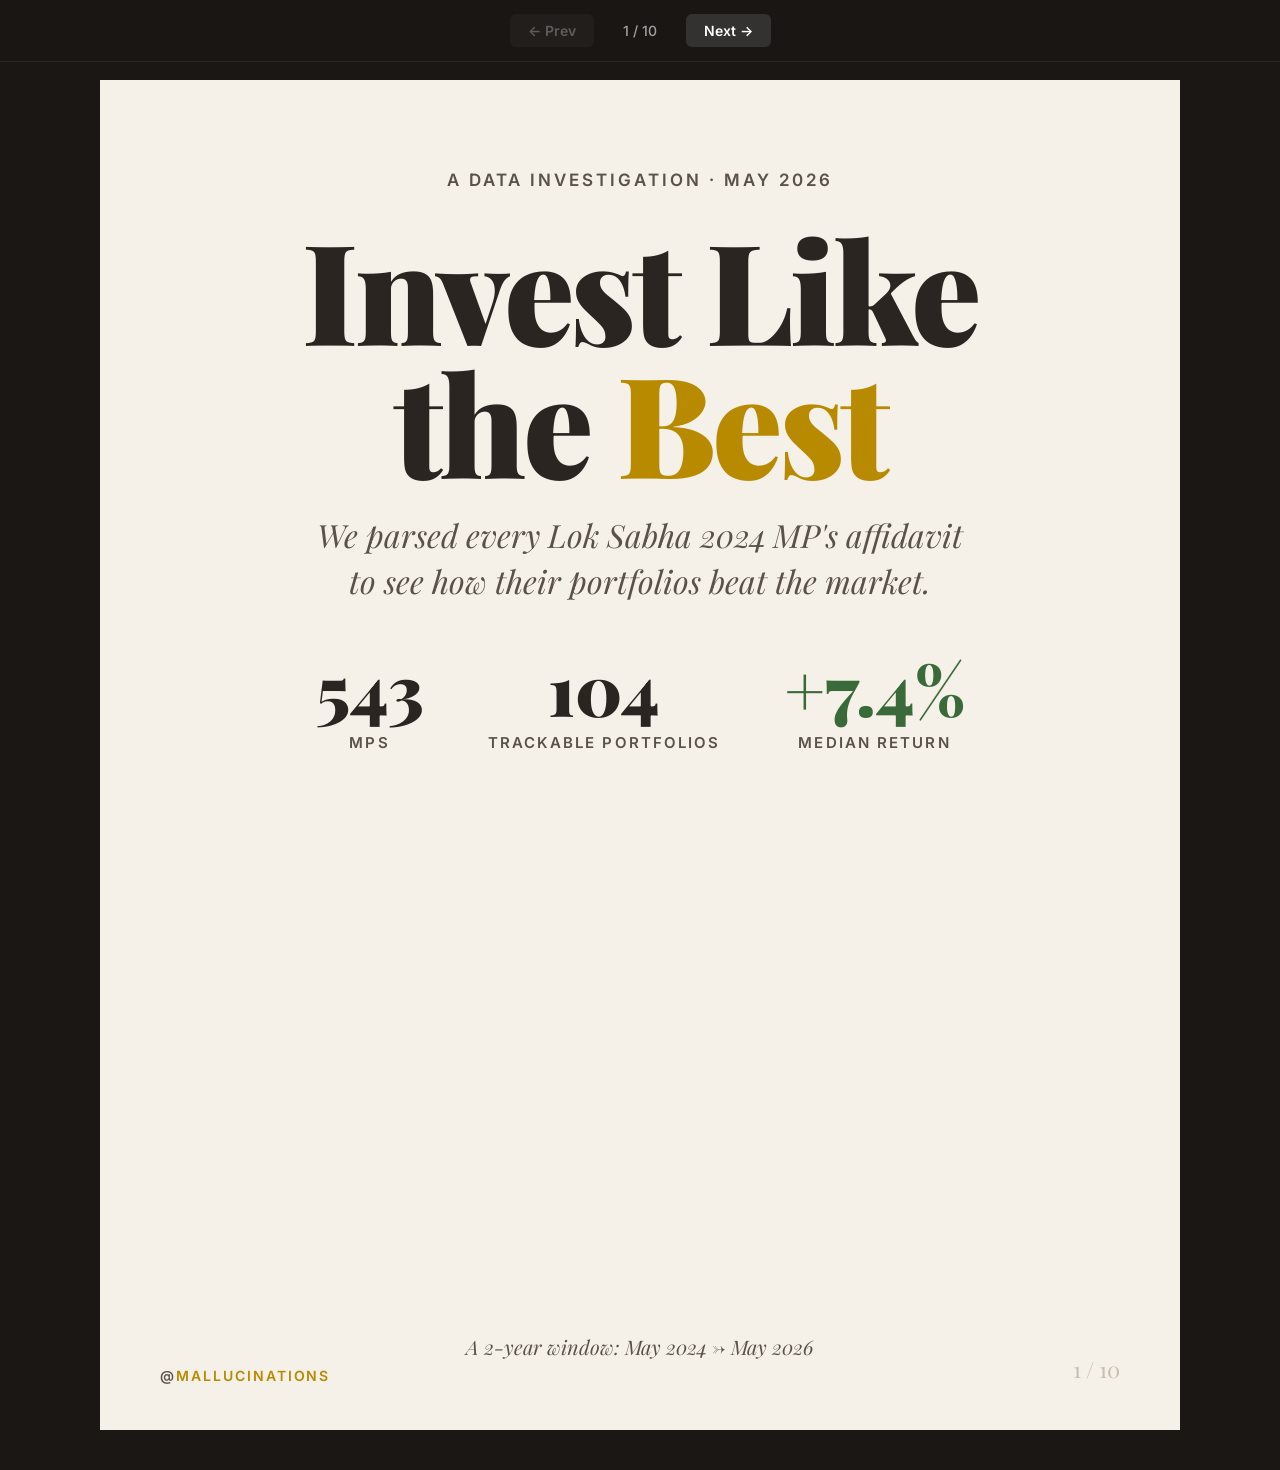
<file: carousel.html>
<!DOCTYPE html>
<html lang="en">
<head>
<meta charset="UTF-8">
<meta name="viewport" content="width=device-width, initial-scale=1.0">
<title>Invest Like the Best · Carousel</title>
<link rel="preconnect" href="https://fonts.googleapis.com">
<link rel="preconnect" href="https://fonts.gstatic.com" crossorigin>
<link href="https://fonts.googleapis.com/css2?family=Playfair+Display:ital,wght@0,400;0,700;0,900;1,400;1,700&family=Inter:wght@400;500;600;700;800&display=swap" rel="stylesheet">
<style>
/* ── Reset & Page ── */
*{box-sizing:border-box;margin:0;padding:0}
html,body{background:#1a1714;font-family:'Inter',sans-serif;overflow-x:hidden}

/* ── Controls bar ── */
.controls{
  position:fixed;top:0;left:0;right:0;z-index:100;
  display:flex;align-items:center;justify-content:center;gap:16px;
  padding:14px 20px;background:rgba(26,23,20,.92);backdrop-filter:blur(8px);
  border-bottom:1px solid rgba(255,255,255,.08);
}
.controls button{
  font-family:'Inter',sans-serif;font-size:14px;font-weight:600;
  padding:8px 18px;border-radius:6px;border:none;cursor:pointer;
  transition:all .15s ease;
}
.nav-btn{background:rgba(255,255,255,.12);color:#fff}
.nav-btn:hover{background:rgba(255,255,255,.22)}
.nav-btn:disabled{opacity:.3;cursor:default}
.counter{color:rgba(255,255,255,.6);font-size:14px;font-weight:500;min-width:60px;text-align:center}

/* ── Slide viewport ── */
.viewport{display:flex;align-items:center;justify-content:center;min-height:100vh;padding:80px 20px 40px}

/* ── Tokens (mirror neta_story site) ── */
:root{
  --bg:#f5f0e8;--bg-dark:#e8e0d0;--ink:#2a2520;--ink-soft:#5a524a;
  --rule:#c8beb0;--accent:#b88a00;--green:#3a6a3a;--red:#b83737;
  --serif:'Playfair Display',Georgia,serif;--sans:'Inter',sans-serif;
}

/* ── Slide canvas ── */
.slide{
  width:1080px;height:1350px;background:var(--bg);
  position:relative;overflow:hidden;flex-shrink:0;display:none;
}
.slide.active{display:flex;flex-direction:column}

/* shared */
.kicker{font-family:var(--sans);text-transform:uppercase;letter-spacing:.18em;font-size:17px;font-weight:600;color:var(--ink-soft)}
.slide-num{position:absolute;bottom:46px;right:60px;font-family:var(--serif);font-size:22px;color:var(--rule);font-weight:400}
.brand-tag{position:absolute;bottom:46px;left:60px;font-family:var(--sans);font-size:14px;letter-spacing:.14em;text-transform:uppercase;color:var(--ink-soft);font-weight:600}
.brand-tag em{font-style:normal;color:var(--accent)}

/* ── S1: Cover ── */
.s1{align-items:center;text-align:center;padding:90px 80px 70px;justify-content:space-between}
.s1 .kicker{margin-bottom:32px}
.s1 h1{font-family:var(--serif);font-weight:900;font-size:140px;line-height:.95;color:var(--ink);letter-spacing:-.025em;margin-bottom:24px}
.s1 h1 em{font-style:normal;color:var(--accent)}
.s1 .dek{font-family:var(--serif);font-style:italic;font-size:32px;color:var(--ink-soft);line-height:1.45;max-width:820px;margin:0 auto}
.s1 .stat-row{display:flex;justify-content:center;gap:64px;margin-top:48px}
.s1 .stat-cell{text-align:center}
.s1 .stat-num{font-family:var(--serif);font-weight:900;font-size:70px;color:var(--ink);line-height:1}
.s1 .stat-num.green{color:var(--green)}
.s1 .stat-lbl{font-family:var(--sans);font-size:15px;text-transform:uppercase;letter-spacing:.14em;color:var(--ink-soft);font-weight:600;margin-top:10px}
.s1 .footer-note{font-family:var(--serif);font-style:italic;font-size:20px;color:var(--ink-soft);margin-top:auto}

/* ── S2: The Setup ── */
.s2{padding:80px 90px 70px;justify-content:flex-start}
.s2 .kicker{margin-bottom:24px}
.s2 h2{font-family:var(--serif);font-weight:900;font-size:80px;line-height:1.02;color:var(--ink);margin-bottom:48px;letter-spacing:-.02em}
.s2 h2 em{font-style:normal;color:var(--accent)}
.s2 .pipeline{display:flex;flex-direction:column;gap:24px;margin-top:8px}
.s2 .step{display:flex;align-items:baseline;gap:28px;padding:22px 26px;background:#fff;border-radius:10px;box-shadow:0 1px 3px rgba(42,37,32,.08)}
.s2 .step-num{font-family:var(--serif);font-weight:900;font-size:60px;color:var(--accent);min-width:90px;line-height:1}
.s2 .step-text{font-size:21px;color:var(--ink);line-height:1.4;flex:1}
.s2 .step-text strong{font-weight:700;color:var(--ink)}
.s2 .step-text span{color:var(--ink-soft);font-size:18px;display:block;margin-top:4px;font-style:italic;font-family:var(--serif)}
.s2 .timeline{display:flex;justify-content:space-between;align-items:center;margin-top:36px;padding:18px 22px;border-top:2px solid var(--rule);border-bottom:2px solid var(--rule)}
.s2 .timeline-cell{text-align:center}
.s2 .timeline-date{font-family:var(--serif);font-weight:700;font-size:22px;color:var(--ink)}
.s2 .timeline-label{font-size:13px;letter-spacing:.12em;text-transform:uppercase;color:var(--ink-soft);font-weight:600;margin-top:4px}
.s2 .timeline-arrow{font-size:34px;color:var(--accent)}

/* ── S3: Headline ── */
.s3{padding:90px 80px 70px;justify-content:center;align-items:center;text-align:center}
.s3 .kicker{margin-bottom:28px}
.s3 h2{font-family:var(--serif);font-weight:900;font-size:80px;line-height:1.02;color:var(--ink);margin-bottom:36px;letter-spacing:-.02em}
.s3 h2 em{font-style:normal;color:var(--green)}
.s3 .vs-block{display:flex;align-items:stretch;gap:0;margin:24px auto 0;width:100%;max-width:880px;border-radius:14px;overflow:hidden;box-shadow:0 8px 30px rgba(42,37,32,.12)}
.s3 .vs-cell{flex:1;padding:54px 32px;display:flex;flex-direction:column;justify-content:center;align-items:center}
.s3 .vs-cell.muted{background:#fff;color:var(--ink)}
.s3 .vs-cell.hero{background:var(--ink);color:#fff}
.s3 .vs-label{font-size:16px;text-transform:uppercase;letter-spacing:.14em;font-weight:600;margin-bottom:18px}
.s3 .vs-cell.muted .vs-label{color:var(--ink-soft)}
.s3 .vs-cell.hero .vs-label{color:rgba(255,255,255,.6)}
.s3 .vs-num{font-family:var(--serif);font-weight:900;font-size:110px;line-height:1;letter-spacing:-.02em}
.s3 .vs-cell.hero .vs-num{color:#fff}
.s3 .vs-sub{font-size:16px;margin-top:14px}
.s3 .vs-cell.muted .vs-sub{color:var(--ink-soft)}
.s3 .vs-cell.hero .vs-sub{color:rgba(255,255,255,.55)}
.s3 .footer-line{font-family:var(--serif);font-style:italic;font-size:26px;color:var(--ink);margin-top:48px;line-height:1.4}
.s3 .footer-line strong{font-style:normal;font-weight:900;color:var(--green)}

/* ── S4: Breadth ── */
.s4{padding:90px 80px 70px;justify-content:flex-start}
.s4 .kicker{margin-bottom:24px}
.s4 h2{font-family:var(--serif);font-weight:900;font-size:72px;line-height:1.04;color:var(--ink);margin-bottom:24px;letter-spacing:-.02em}
.s4 h2 em{font-style:normal;color:var(--green)}
.s4 .lead{font-family:var(--serif);font-style:italic;font-size:24px;color:var(--ink-soft);line-height:1.45;margin-bottom:36px;max-width:820px}
.s4 .donut-row{display:flex;align-items:center;gap:48px;flex:1}
.s4 .donut-wrap{width:380px;height:380px;flex-shrink:0;position:relative}
.s4 .donut-label{position:absolute;inset:0;display:flex;flex-direction:column;align-items:center;justify-content:center;text-align:center}
.s4 .donut-pct{font-family:var(--serif);font-weight:900;font-size:88px;color:var(--green);line-height:1}
.s4 .donut-cap{font-size:16px;color:var(--ink-soft);margin-top:6px;text-transform:uppercase;letter-spacing:.12em;font-weight:600}
.s4 .donut-side{flex:1}
.s4 .donut-row-stat{padding:18px 0;border-bottom:1px solid var(--rule)}
.s4 .donut-row-stat:last-child{border-bottom:none}
.s4 .donut-row-stat .num{font-family:var(--serif);font-weight:900;font-size:48px;color:var(--ink);line-height:1}
.s4 .donut-row-stat .lbl{font-size:17px;color:var(--ink-soft);margin-top:6px;line-height:1.4}
.s4 .donut-row-stat .lbl strong{color:var(--ink);font-weight:700}

/* ── S5: Party table ── */
.s5{padding:80px 80px 70px;justify-content:flex-start}
.s5 .kicker{margin-bottom:20px}
.s5 h2{font-family:var(--serif);font-weight:900;font-size:64px;line-height:1.04;color:var(--ink);margin-bottom:14px;letter-spacing:-.02em}
.s5 .lead{font-family:var(--serif);font-style:italic;font-size:22px;color:var(--ink-soft);margin-bottom:32px;line-height:1.45}
.s5 table{width:100%;border-collapse:collapse;font-family:var(--sans)}
.s5 th{font-size:13px;text-transform:uppercase;letter-spacing:.12em;color:var(--ink-soft);font-weight:700;text-align:left;padding:14px 16px;border-bottom:2px solid var(--rule)}
.s5 th.r{text-align:right}
.s5 td{padding:18px 16px;border-bottom:1px solid var(--rule);font-size:21px;color:var(--ink)}
.s5 td.r{text-align:right;font-family:var(--serif);font-weight:700}
.s5 td.party{font-family:var(--serif);font-weight:700;font-size:24px}
.s5 td.note{font-size:15px;color:var(--ink-soft);font-style:italic;font-family:var(--serif)}
.s5 tr.nifty{background:rgba(184,138,0,.08)}
.s5 tr.nifty td{color:var(--ink-soft);font-weight:700}
.s5 .pct-pos{color:var(--green)}
.s5 .footer-line{font-family:var(--serif);font-style:italic;font-size:18px;color:var(--ink-soft);margin-top:24px;text-align:center}

/* ── S6: Amit Shah ── */
.s6{padding:80px 80px 70px;justify-content:flex-start}
.s6 .kicker{margin-bottom:18px}
.s6 .crown-line{font-family:var(--sans);font-size:15px;text-transform:uppercase;letter-spacing:.18em;color:var(--accent);font-weight:700;margin-bottom:14px}
.s6 h2{font-family:var(--serif);font-weight:900;font-size:108px;line-height:.95;color:var(--ink);margin-bottom:18px;letter-spacing:-.02em}
.s6 .lead{font-size:22px;color:var(--ink);line-height:1.5;margin-bottom:30px;max-width:920px}
.s6 .lead strong{font-weight:700;color:var(--ink)}
.s6 .stat-grid{display:grid;grid-template-columns:repeat(3,1fr);gap:18px;margin-bottom:30px}
.s6 .stat-box{background:#fff;border-radius:10px;padding:24px 22px;box-shadow:0 1px 3px rgba(42,37,32,.08)}
.s6 .stat-box .n{font-family:var(--serif);font-weight:900;font-size:58px;color:var(--accent);line-height:1}
.s6 .stat-box .l{font-size:15px;color:var(--ink-soft);margin-top:8px;line-height:1.35;text-transform:uppercase;letter-spacing:.08em;font-weight:600}
.s6 .picks-title{font-family:var(--sans);font-size:14px;text-transform:uppercase;letter-spacing:.14em;font-weight:700;color:var(--ink-soft);margin-bottom:14px}
.s6 .picks{display:flex;flex-direction:column;gap:0}
.s6 .pick-row{display:flex;justify-content:space-between;align-items:center;padding:16px 0;border-bottom:1px solid var(--rule)}
.s6 .pick-row:last-child{border-bottom:none}
.s6 .pick-name{font-family:var(--serif);font-weight:700;font-size:22px;color:var(--ink)}
.s6 .pick-name span{font-family:'Inter',monospace;font-size:13px;color:var(--ink-soft);font-weight:500;margin-left:10px;letter-spacing:.08em}
.s6 .pick-pct{font-family:var(--serif);font-weight:900;font-size:30px;color:var(--green)}

/* ── S7: Popular ≠ Winning ── */
.s7{padding:90px 80px 70px;justify-content:flex-start}
.s7 .kicker{margin-bottom:24px;color:var(--red)}
.s7 h2{font-family:var(--serif);font-weight:900;font-size:84px;line-height:1.02;color:var(--ink);margin-bottom:22px;letter-spacing:-.02em}
.s7 h2 em{font-style:italic;font-weight:900;color:var(--red)}
.s7 .lead{font-family:var(--serif);font-style:italic;font-size:24px;color:var(--ink-soft);line-height:1.45;margin-bottom:42px;max-width:880px}
.s7 .pop-rows{display:flex;flex-direction:column;gap:22px;flex:1;justify-content:center}
.s7 .pop-row{display:flex;align-items:center;gap:24px;padding:24px 28px;background:#fff;border-radius:12px;box-shadow:0 1px 3px rgba(42,37,32,.08)}
.s7 .pop-name{font-family:var(--serif);font-weight:900;font-size:38px;color:var(--ink);min-width:340px}
.s7 .pop-holders{font-size:16px;color:var(--ink-soft);text-transform:uppercase;letter-spacing:.1em;font-weight:600;flex:1}
.s7 .pop-holders strong{color:var(--ink);font-size:22px;font-weight:800;font-family:var(--serif);margin-right:8px}
.s7 .pop-pct{font-family:var(--serif);font-weight:900;font-size:52px;color:var(--red);min-width:200px;text-align:right}
.s7 .footer-line{font-family:var(--serif);font-style:italic;font-size:22px;color:var(--ink);margin-top:30px;line-height:1.4;text-align:center;padding-top:24px;border-top:2px solid var(--rule)}
.s7 .footer-line strong{font-style:normal;font-weight:900;color:var(--green)}

/* ── S8: Gold & Silver aggregate ── */
.s8{padding:80px 70px 70px;justify-content:flex-start}
.s8 .kicker{margin-bottom:20px;color:var(--accent)}
.s8 h2{font-family:var(--serif);font-weight:900;font-size:78px;line-height:1.02;color:var(--ink);margin-bottom:14px;letter-spacing:-.02em}
.s8 h2 em{font-style:normal;color:var(--accent)}
.s8 .lead{font-family:var(--serif);font-style:italic;font-size:23px;color:var(--ink-soft);line-height:1.45;margin-bottom:36px;max-width:920px}
.s8 .metal-grid{display:grid;grid-template-columns:1fr 1fr;gap:22px;flex:1}
.s8 .metal-card{padding:38px 32px;border-radius:14px;display:flex;flex-direction:column;justify-content:space-between}
.s8 .metal-card.gold{background:linear-gradient(180deg,#b88a00 0%,#8d6900 100%);color:#fff}
.s8 .metal-card.silver{background:linear-gradient(180deg,#8a8a8a 0%,#5a5a5a 100%);color:#fff}
.s8 .metal-title{font-family:var(--sans);font-size:15px;text-transform:uppercase;letter-spacing:.18em;font-weight:700;opacity:.8;margin-bottom:16px}
.s8 .metal-weight{font-family:var(--serif);font-weight:900;font-size:54px;line-height:1;margin-bottom:6px}
.s8 .metal-weight-lbl{font-size:14px;text-transform:uppercase;letter-spacing:.12em;opacity:.75;margin-bottom:32px}
.s8 .metal-row{display:flex;justify-content:space-between;align-items:baseline;padding:14px 0;border-top:1px solid rgba(255,255,255,.25)}
.s8 .metal-row-lbl{font-size:15px;text-transform:uppercase;letter-spacing:.1em;opacity:.85;font-weight:600}
.s8 .metal-row-val{font-family:var(--serif);font-weight:700;font-size:30px}
.s8 .metal-gain{margin-top:24px;text-align:center;padding-top:20px;border-top:2px solid rgba(255,255,255,.3)}
.s8 .metal-gain-pct{font-family:var(--serif);font-weight:900;font-size:78px;line-height:1}
.s8 .metal-gain-lbl{font-size:14px;text-transform:uppercase;letter-spacing:.16em;opacity:.85;margin-top:6px;font-weight:600}
.s8 .total-bar{margin-top:22px;background:var(--ink);color:#fff;padding:26px 32px;border-radius:12px;display:flex;justify-content:space-between;align-items:center}
.s8 .total-bar .lbl{font-size:14px;text-transform:uppercase;letter-spacing:.14em;color:rgba(255,255,255,.6);font-weight:700}
.s8 .total-bar .v{font-family:var(--serif);font-weight:900;font-size:38px}
.s8 .total-bar .v em{font-style:normal;color:var(--accent)}

/* ── S9: NDA/BJP gold ── */
.s9{padding:80px 70px 70px;justify-content:flex-start}
.s9 .kicker{margin-bottom:20px;color:var(--accent)}
.s9 h2{font-family:var(--serif);font-weight:900;font-size:76px;line-height:1.02;color:var(--ink);margin-bottom:14px;letter-spacing:-.02em}
.s9 h2 em{font-style:italic;font-weight:900;color:var(--accent)}
.s9 .lead{font-family:var(--serif);font-style:italic;font-size:22px;color:var(--ink-soft);line-height:1.45;margin-bottom:28px;max-width:920px}
.s9 .bigstat{display:flex;align-items:baseline;gap:24px;background:#fff;padding:28px 32px;border-radius:12px;margin-bottom:18px;box-shadow:0 1px 3px rgba(42,37,32,.08);border-left:6px solid var(--accent)}
.s9 .bigstat .n{font-family:var(--serif);font-weight:900;font-size:78px;color:var(--accent);line-height:1}
.s9 .bigstat .t{flex:1}
.s9 .bigstat .t .h{font-family:var(--serif);font-weight:700;font-size:26px;color:var(--ink);line-height:1.2;margin-bottom:6px}
.s9 .bigstat .t .s{font-size:17px;color:var(--ink-soft);line-height:1.4}
.s9 .party-bars{display:flex;flex-direction:column;gap:14px;margin-top:14px}
.s9 .party-bar{display:flex;align-items:center;gap:16px}
.s9 .party-bar-name{font-family:var(--serif);font-weight:700;font-size:22px;color:var(--ink);min-width:80px}
.s9 .party-bar-track{flex:1;height:30px;background:#e8e0d0;border-radius:4px;position:relative;overflow:hidden}
.s9 .party-bar-fill{height:100%;background:var(--accent);border-radius:4px}
.s9 .party-bar-fill.muted{background:#b8a070}
.s9 .party-bar-val{font-family:var(--serif);font-weight:800;font-size:20px;color:var(--ink);min-width:130px;text-align:right}
.s9 .singleton{margin-top:22px;padding:24px 28px;background:var(--ink);color:#fff;border-radius:12px;display:flex;align-items:center;gap:24px}
.s9 .singleton .a{font-family:var(--serif);font-weight:900;font-size:54px;color:var(--accent);line-height:1}
.s9 .singleton .b{flex:1;font-size:18px;line-height:1.5}
.s9 .singleton .b strong{font-weight:700;color:#fff}
.s9 .singleton .b span{color:rgba(255,255,255,.55);font-size:14px;text-transform:uppercase;letter-spacing:.1em;font-weight:600;display:block;margin-bottom:4px}

/* ── S10: CTA ── */
.s10{padding:100px 80px 100px;justify-content:space-between;align-items:center;text-align:center}
.s10 .kicker{margin-bottom:32px}
.s10 h2{font-family:var(--serif);font-weight:900;font-size:96px;line-height:.98;color:var(--ink);margin-bottom:24px;letter-spacing:-.02em}
.s10 h2 em{font-style:normal;color:var(--accent)}
.s10 .lead{font-family:var(--serif);font-style:italic;font-size:26px;color:var(--ink-soft);line-height:1.5;max-width:820px;margin:0 auto 32px}
.s10 .index-block{background:var(--ink);color:#fff;padding:48px 56px;border-radius:18px;width:100%;max-width:780px;margin:0 auto}
.s10 .index-label{font-size:14px;text-transform:uppercase;letter-spacing:.18em;color:rgba(255,255,255,.55);font-weight:700;margin-bottom:18px}
.s10 .index-flow{display:flex;justify-content:space-between;align-items:baseline;margin-bottom:24px}
.s10 .index-cell{flex:1}
.s10 .index-cell.r{text-align:right}
.s10 .index-val{font-family:var(--serif);font-weight:900;font-size:50px;line-height:1}
.s10 .index-val.green{color:var(--accent)}
.s10 .index-cap{font-size:13px;text-transform:uppercase;letter-spacing:.14em;opacity:.55;margin-top:8px;font-weight:600}
.s10 .index-arrow{font-size:48px;color:var(--accent);padding:0 28px}
.s10 .index-gain{padding-top:20px;border-top:1px solid rgba(255,255,255,.18);font-family:var(--serif);font-style:italic;font-size:22px}
.s10 .index-gain strong{font-style:normal;font-weight:900;color:var(--accent);font-size:28px}
.s10 .cta{margin-top:40px;font-family:var(--serif);font-style:italic;font-size:26px;color:var(--ink)}
.s10 .cta strong{font-style:normal;font-weight:900;color:var(--accent)}
.s10 .handle{font-family:var(--serif);font-weight:900;font-size:54px;color:var(--accent);margin-top:8px;letter-spacing:-.01em}
</style>
</head>
<body>

<div class="controls">
  <button class="nav-btn" id="prev">← Prev</button>
  <span class="counter" id="counter">1 / 10</span>
  <button class="nav-btn" id="next">Next →</button>
</div>

<div class="viewport">

  <!-- S1: COVER -->
  <section class="slide s1 active">
    <div>
      <p class="kicker">A Data Investigation · May 2026</p>
      <h1>Invest Like<br>the <em>Best</em></h1>
      <p class="dek">We parsed every Lok Sabha 2024 MP's affidavit<br>to see how their portfolios beat the market.</p>
    </div>
    <div class="stat-row">
      <div class="stat-cell"><div class="stat-num">543</div><div class="stat-lbl">MPs</div></div>
      <div class="stat-cell"><div class="stat-num">104</div><div class="stat-lbl">Trackable Portfolios</div></div>
      <div class="stat-cell"><div class="stat-num green">+7.4%</div><div class="stat-lbl">Median Return</div></div>
    </div>
    <p class="footer-note">A 2-year window: May 2024 → May 2026</p>
    <div class="brand-tag">@<em>mallucinations</em></div>
    <div class="slide-num">1 / 10</div>
  </section>

  <!-- S2: THE SETUP -->
  <section class="slide s2">
    <p class="kicker">The Setup</p>
    <h2>How do you track a politician's <em>real</em> portfolio?</h2>
    <div class="pipeline">
      <div class="step"><div class="step-num">543</div><div class="step-text"><strong>Affidavits parsed.</strong><span>Every newly elected MP discloses assets to the Election Commission.</span></div></div>
      <div class="step"><div class="step-num">104</div><div class="step-text"><strong>Portfolios reconstructed.</strong><span>Only those with publicly tradable stocks &amp; mutual funds. The rest declared property, cash, FDs.</span></div></div>
      <div class="step"><div class="step-num">150+</div><div class="step-text"><strong>Securities matched.</strong><span>Each holding tied to live NSE tickers and AMFI scheme codes.</span></div></div>
    </div>
    <div class="timeline">
      <div class="timeline-cell"><div class="timeline-date">28 May 2024</div><div class="timeline-label">Baseline (nomination period)</div></div>
      <div class="timeline-arrow">→</div>
      <div class="timeline-cell"><div class="timeline-date">23 May 2026</div><div class="timeline-label">Snapshot today</div></div>
    </div>
    <div class="brand-tag">@<em>mallucinations</em></div>
    <div class="slide-num">2 / 10</div>
  </section>

  <!-- S3: HEADLINE -->
  <section class="slide s3">
    <p class="kicker">The Headline</p>
    <h2>The typical MP returned <em>more than double</em> the Nifty.</h2>
    <div class="vs-block">
      <div class="vs-cell muted">
        <div class="vs-label">Nifty 50</div>
        <div class="vs-num">+3.63%</div>
        <div class="vs-sub">Broader market, same window</div>
      </div>
      <div class="vs-cell hero">
        <div class="vs-label">Median MP</div>
        <div class="vs-num">+7.40%</div>
        <div class="vs-sub">Ex-promoter holdings</div>
      </div>
    </div>
    <p class="footer-line"><strong>63.5%</strong> of trackable MP portfolios beat the index.</p>
    <div class="brand-tag">@<em>mallucinations</em></div>
    <div class="slide-num">3 / 10</div>
  </section>

  <!-- S4: BREADTH -->
  <section class="slide s4">
    <p class="kicker">The Breadth</p>
    <h2>This isn't one lucky <em>outlier</em>.</h2>
    <p class="lead">If MPs invested like the average retail Indian, the split would be 50-50. It isn't.</p>
    <div class="donut-row">
      <div class="donut-wrap">
        <svg width="380" height="380" viewBox="0 0 380 380">
          <circle cx="190" cy="190" r="150" fill="none" stroke="#e8e0d0" stroke-width="50"/>
          <circle cx="190" cy="190" r="150" fill="none" stroke="#3a6a3a" stroke-width="50"
                  stroke-dasharray="598.5 942.5"
                  transform="rotate(-90 190 190)" stroke-linecap="butt"/>
        </svg>
        <div class="donut-label">
          <div class="donut-pct">63.5%</div>
          <div class="donut-cap">Beat the Nifty</div>
        </div>
      </div>
      <div class="donut-side">
        <div class="donut-row-stat"><div class="num">66</div><div class="lbl"><strong>of 104 MPs</strong> outperformed the Nifty 50 over two years.</div></div>
        <div class="donut-row-stat"><div class="num">+6.48%</div><div class="lbl">Asset-weighted MP return. <strong>1.8× the index.</strong></div></div>
        <div class="donut-row-stat"><div class="num">+47.9%</div><div class="lbl">Best portfolio: <strong>Shankar Lalwani</strong> (BJP, Indore).</div></div>
      </div>
    </div>
    <div class="brand-tag">@<em>mallucinations</em></div>
    <div class="slide-num">4 / 10</div>
  </section>

  <!-- S5: PARTY TABLE -->
  <section class="slide s5">
    <p class="kicker">Party-wise Returns</p>
    <h2>Almost every party's MPs beat the market.</h2>
    <p class="lead">Aggregated discretionary returns by party (≥2 trackable portfolios). The Nifty 50 is the floor — most are well above it.</p>
    <table>
      <thead>
        <tr><th>#</th><th>Party</th><th class="r">MPs</th><th class="r">AUM (Cr)</th><th class="r">Agg. Return</th><th class="r">Median</th></tr>
      </thead>
      <tbody>
        <tr><td>1</td><td class="party">TDP</td><td class="r">6</td><td class="r">3.94</td><td class="r pct-pos">+11.40%</td><td class="r">+7.00%</td></tr>
        <tr><td>2</td><td class="party">AITC</td><td class="r">10</td><td class="r">16.49</td><td class="r pct-pos">+7.26%</td><td class="r">+6.80%</td></tr>
        <tr><td>3</td><td class="party">INC</td><td class="r">20</td><td class="r">51.78</td><td class="r pct-pos">+6.78%</td><td class="r">+6.40%</td></tr>
        <tr><td>4</td><td class="party">NCP-SP</td><td class="r">4</td><td class="r">12.85</td><td class="r pct-pos">+6.33%</td><td class="r">+5.50%</td></tr>
        <tr><td>5</td><td class="party">BJP</td><td class="r">51</td><td class="r">121.85</td><td class="r pct-pos">+6.21%</td><td class="r pct-pos">+10.10%</td></tr>
        <tr><td>6</td><td class="party">AAP</td><td class="r">2</td><td class="r">0.64</td><td class="r pct-pos">+5.62%</td><td class="r">+5.55%</td></tr>
        <tr class="nifty"><td>—</td><td class="party">Nifty 50</td><td class="r">—</td><td class="r">—</td><td class="r">+3.63%</td><td class="r">—</td></tr>
        <tr><td>7</td><td class="party">DMK</td><td class="r">2</td><td class="r">1.69</td><td class="r">+0.27%</td><td class="r pct-pos">+7.40%</td></tr>
      </tbody>
    </table>
    <p class="footer-line">TDP leads on aggregate · BJP leads on median (+10.10%)</p>
    <div class="brand-tag">@<em>mallucinations</em></div>
    <div class="slide-num">5 / 10</div>
  </section>

  <!-- S6: AMIT SHAH -->
  <section class="slide s6">
    <p class="kicker">The Standout</p>
    <p class="crown-line">♛ King of the Stock Pickers</p>
    <h2>Amit Shah.</h2>
    <p class="lead">While most MPs hit one or two singles, the Home Minister ran an institutional-grade portfolio — <strong>150+ stocks, 30 of them up ≥ +30%</strong>.</p>
    <div class="stat-grid">
      <div class="stat-box"><div class="n">₹32 Cr</div><div class="l">Portfolio Size</div></div>
      <div class="stat-box"><div class="n">150+</div><div class="l">Stocks Held</div></div>
      <div class="stat-box"><div class="n">30</div><div class="l">Picks ≥ +30%</div></div>
    </div>
    <p class="picks-title">Top 5 Winning Picks</p>
    <div class="picks">
      <div class="pick-row"><div class="pick-name">Tera Software <span>TERASOFT</span></div><div class="pick-pct">+435.2%</div></div>
      <div class="pick-row"><div class="pick-name">Garware Hi-Tech <span>GRWRHITECH</span></div><div class="pick-pct">+244.3%</div></div>
      <div class="pick-row"><div class="pick-name">Hitachi Energy <span>POWERINDIA</span></div><div class="pick-pct">+240.8%</div></div>
      <div class="pick-row"><div class="pick-name">Mcleod Russel <span>MCLEODRUSS</span></div><div class="pick-pct">+183.6%</div></div>
      <div class="pick-row"><div class="pick-name">S.J.S. Enterprises <span>SJS</span></div><div class="pick-pct">+172.1%</div></div>
    </div>
    <div class="brand-tag">@<em>mallucinations</em></div>
    <div class="slide-num">6 / 10</div>
  </section>

  <!-- S7: POPULAR != WINNING -->
  <section class="slide s7">
    <p class="kicker">The Popularity Trap</p>
    <h2>The popular picks weren't the <em>winning</em> picks.</h2>
    <p class="lead">The stocks the most MPs piled into all lost money. Crowd-following is a bad strategy — even with insider-adjacent access.</p>
    <div class="pop-rows">
      <div class="pop-row"><div class="pop-name">Reliance</div><div class="pop-holders"><strong>18</strong>MPs holding</div><div class="pop-pct">−5.8%</div></div>
      <div class="pop-row"><div class="pop-name">HDFC Bank</div><div class="pop-holders"><strong>16</strong>MPs holding</div><div class="pop-pct">−0.4%</div></div>
      <div class="pop-row"><div class="pop-name">ITC</div><div class="pop-holders"><strong>14</strong>MPs holding</div><div class="pop-pct">−20.7%</div></div>
      <div class="pop-row"><div class="pop-name">Jio Financial</div><div class="pop-holders"><strong>12</strong>MPs holding</div><div class="pop-pct">−32.7%</div></div>
    </div>
    <p class="footer-line">Meanwhile, a Nasdaq 100 FOF held by just 1 MP returned <strong>+112.4%</strong>.</p>
    <div class="brand-tag">@<em>mallucinations</em></div>
    <div class="slide-num">7 / 10</div>
  </section>

  <!-- S8: GOLD & SILVER AGGREGATE -->
  <section class="slide s8">
    <p class="kicker">The Real Winners</p>
    <h2>But the smartest bet was <em>shiny</em>.</h2>
    <p class="lead">Forget stocks. Across all MPs, declared physical gold and silver more than doubled in value in 24 months.</p>
    <div class="metal-grid">
      <div class="metal-card gold">
        <div>
          <div class="metal-title">Physical Gold</div>
          <div class="metal-weight">854.65 kg</div>
          <div class="metal-weight-lbl">across all MP portfolios</div>
          <div class="metal-row"><div class="metal-row-lbl">2024 Value</div><div class="metal-row-val">₹281 Cr</div></div>
          <div class="metal-row"><div class="metal-row-lbl">2026 Value</div><div class="metal-row-val">₹615 Cr</div></div>
        </div>
        <div class="metal-gain">
          <div class="metal-gain-pct">+118.7%</div>
          <div class="metal-gain-lbl">Gold price gain</div>
        </div>
      </div>
      <div class="metal-card silver">
        <div>
          <div class="metal-title">Physical Silver</div>
          <div class="metal-weight">5,064 kg</div>
          <div class="metal-weight-lbl">across all MP portfolios</div>
          <div class="metal-row"><div class="metal-row-lbl">2024 Value</div><div class="metal-row-val">₹12.9 Cr</div></div>
          <div class="metal-row"><div class="metal-row-lbl">2026 Value</div><div class="metal-row-val">₹39.4 Cr</div></div>
        </div>
        <div class="metal-gain">
          <div class="metal-gain-pct">+205.7%</div>
          <div class="metal-gain-lbl">Silver price gain</div>
        </div>
      </div>
    </div>
    <div class="total-bar">
      <div class="lbl">Combined gold + silver wealth</div>
      <div class="v">₹294 Cr → <em>₹654 Cr</em></div>
    </div>
    <div class="brand-tag">@<em>mallucinations</em></div>
    <div class="slide-num">8 / 10</div>
  </section>

  <!-- S9: NDA / BJP gold dominance -->
  <section class="slide s9">
    <p class="kicker">Who's Hoarding It</p>
    <h2>The NDA holds <em>68%</em> of MP gold.</h2>
    <p class="lead">Of the ₹654 Cr in declared precious metal wealth, the ruling coalition's MPs hold the lion's share. BJP alone has more than the next three parties combined.</p>
    <div class="bigstat">
      <div class="n">₹442<span style="font-size:32px">Cr</span></div>
      <div class="t">
        <div class="h">NDA coalition's precious metals.</div>
        <div class="s">235 MPs across BJP, TDP, JD(U), SHS, LJP-RV, JD(S), JSP. Up from ₹199 Cr in 2024.</div>
      </div>
    </div>
    <div class="party-bars">
      <div class="party-bar"><div class="party-bar-name">BJP</div><div class="party-bar-track"><div class="party-bar-fill" style="width:100%"></div></div><div class="party-bar-val">₹374 Cr</div></div>
      <div class="party-bar"><div class="party-bar-name">INC</div><div class="party-bar-track"><div class="party-bar-fill muted" style="width:26.2%"></div></div><div class="party-bar-val">₹98 Cr</div></div>
      <div class="party-bar"><div class="party-bar-name">TDP</div><div class="party-bar-track"><div class="party-bar-fill" style="width:11.7%"></div></div><div class="party-bar-val">₹44 Cr</div></div>
      <div class="party-bar"><div class="party-bar-name">DMK</div><div class="party-bar-track"><div class="party-bar-fill muted" style="width:8.8%"></div></div><div class="party-bar-val">₹33 Cr</div></div>
      <div class="party-bar"><div class="party-bar-name">SP</div><div class="party-bar-track"><div class="party-bar-fill muted" style="width:4.1%"></div></div><div class="party-bar-val">₹15 Cr</div></div>
    </div>
    <div class="singleton">
      <div class="a">22 kg</div>
      <div class="b"><span>One man, alone</span><strong>Naveen Jindal (BJP, Kurukshetra)</strong> holds 22.1 kg of gold — worth ₹94 Cr today, up from ₹43 Cr in 2024.</div>
    </div>
    <div class="brand-tag">@<em>mallucinations</em></div>
    <div class="slide-num">9 / 10</div>
  </section>

  <!-- S10: NETA INDEX + CTA -->
  <section class="slide s10">
    <div>
      <p class="kicker">The Neta Index</p>
      <h2>₹2,919 Cr → <em>₹4,050 Cr</em></h2>
      <p class="lead">Add every MP's tradable equity, mutual funds, gold and silver into one giant fund. That's how much their combined declared wealth grew in two years.</p>
    </div>
    <div class="index-block">
      <div class="index-label">The Neta Index · 2024 → 2026</div>
      <div class="index-flow">
        <div class="index-cell">
          <div class="index-val">₹2,919 Cr</div>
          <div class="index-cap">May 2024</div>
        </div>
        <div class="index-arrow">→</div>
        <div class="index-cell r">
          <div class="index-val green">₹4,050 Cr</div>
          <div class="index-cap">May 2026</div>
        </div>
      </div>
      <div class="index-gain">A gain of <strong>+38.71%</strong> in 24 months.</div>
    </div>
    <div>
      <div class="cta">For the full investigation &amp; data ↓</div>
      <div class="handle">@mallucinations</div>
    </div>
    <div class="slide-num">10 / 10</div>
  </section>

</div>

<script>
const slides = document.querySelectorAll('.slide');
const counter = document.getElementById('counter');
let i = 0;
function show(n){
  slides.forEach(s=>s.classList.remove('active'));
  slides[n].classList.add('active');
  counter.textContent = `${n+1} / ${slides.length}`;
  document.getElementById('prev').disabled = n===0;
  document.getElementById('next').disabled = n===slides.length-1;
}
document.getElementById('prev').onclick = ()=>{ if(i>0){i--;show(i);} };
document.getElementById('next').onclick = ()=>{ if(i<slides.length-1){i++;show(i);} };
document.addEventListener('keydown',e=>{
  if(e.key==='ArrowLeft' && i>0){i--;show(i);}
  if(e.key==='ArrowRight' && i<slides.length-1){i++;show(i);}
});
show(0);
</script>
</body>
</html>
</file>
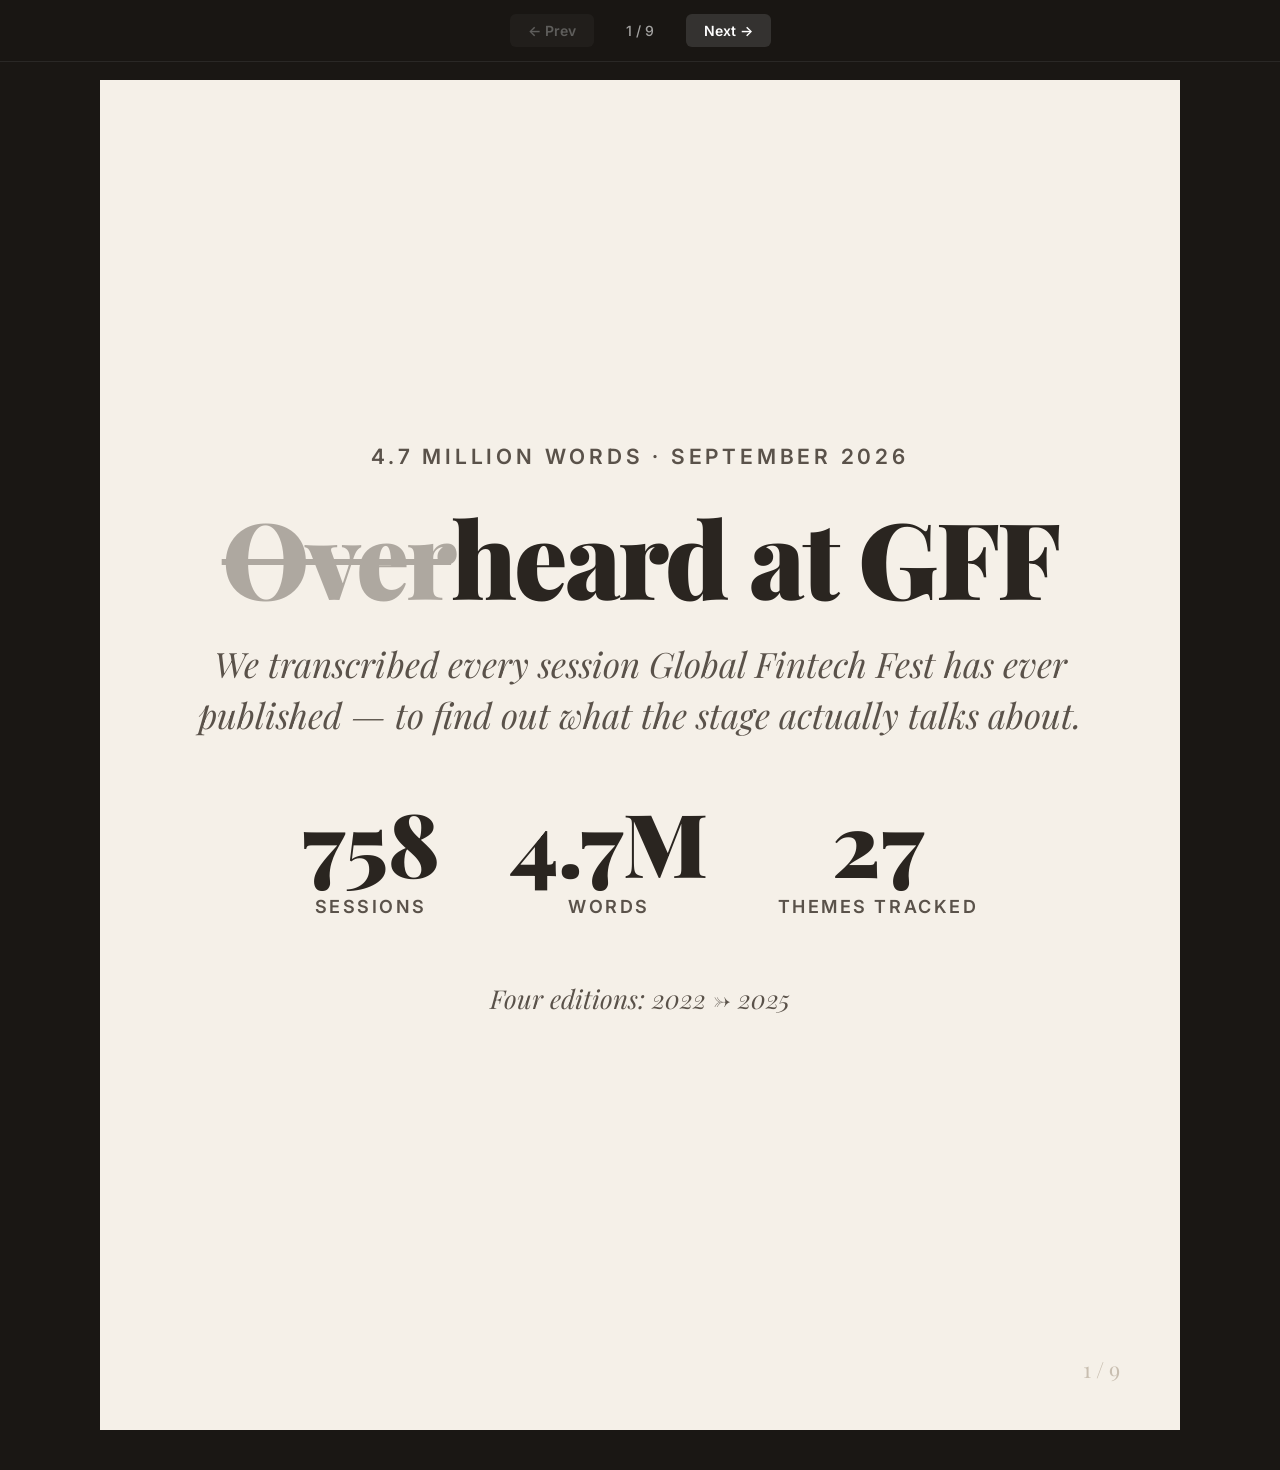
<file: gff/carousel.html>
<!DOCTYPE html>
<html lang="en">
<head>
<meta charset="UTF-8">
<meta name="viewport" content="width=device-width, initial-scale=1.0">
<title>Overheard at GFF · Carousel</title>
<link rel="preconnect" href="https://fonts.googleapis.com">
<link rel="preconnect" href="https://fonts.gstatic.com" crossorigin>
<link href="https://fonts.googleapis.com/css2?family=Playfair+Display:ital,wght@0,400;0,700;0,900;1,400;1,700&family=Inter:wght@400;500;600;700;800&display=swap" rel="stylesheet">
<style>
*{box-sizing:border-box;margin:0;padding:0}
html,body{background:#1a1714;font-family:'Inter',sans-serif;overflow-x:hidden}

/* ── Controls ── */
.controls{position:fixed;top:0;left:0;right:0;z-index:100;
  display:flex;align-items:center;justify-content:center;gap:16px;
  padding:14px 20px;background:rgba(26,23,20,.92);backdrop-filter:blur(8px);
  border-bottom:1px solid rgba(255,255,255,.08)}
.controls button{font-family:'Inter',sans-serif;font-size:14px;font-weight:600;
  padding:8px 18px;border-radius:6px;border:none;cursor:pointer;transition:all .15s ease}
.nav-btn{background:rgba(255,255,255,.12);color:#fff}
.nav-btn:hover{background:rgba(255,255,255,.22)}
.nav-btn:disabled{opacity:.3;cursor:default}
.counter{color:rgba(255,255,255,.6);font-size:14px;font-weight:500;min-width:60px;text-align:center}

.viewport{display:flex;align-items:center;justify-content:center;min-height:100vh;padding:80px 20px 40px}

:root{
  --bg:#f5f0e8;--bg-dark:#e8e0d0;--ink:#2a2520;--ink-soft:#5a524a;
  --rule:#c8beb0;--accent:#2e5a95;--green:#3a6a3a;--red:#b83737;
  --blume:#2e5a95;--gray:#c9c4ba;
  --serif:'Playfair Display',Georgia,serif;--sans:'Inter',sans-serif;
}

/* ── Slide canvas ── */
.slide{width:1080px;height:1350px;background:var(--bg);position:relative;
  overflow:hidden;flex-shrink:0;display:none;padding:80px 68px 130px;
  color:var(--ink)}
.slide.active{display:flex;flex-direction:column}

.kicker{font-family:var(--sans);text-transform:uppercase;letter-spacing:.18em;
  font-size:21px;font-weight:600;color:var(--ink-soft)}
.slide h1{font-family:var(--serif);font-weight:900;font-size:106px;line-height:1;
  letter-spacing:-.025em}
.slide h2{font-family:var(--serif);font-weight:700;font-size:75px;line-height:1.1;
  letter-spacing:-.02em}
.slide em{font-style:normal;color:var(--accent)}
.slide h1 s{text-decoration:line-through;text-decoration-thickness:.055em;
  text-decoration-skip-ink:none;color:var(--ink-soft);opacity:.45}
.lead{font-family:var(--serif);font-style:italic;font-size:32px;color:var(--ink-soft);
  line-height:1.45;max-width:900px}
.slide-num{position:absolute;bottom:46px;right:60px;font-family:var(--serif);
  font-size:22px;color:var(--rule);font-weight:400}
.spacer{margin-top:auto}

/* S1 */
.s1{text-align:center;justify-content:center;align-items:center}
.s1 .kicker{margin-bottom:34px}
.s1 .dek{font-family:var(--serif);font-style:italic;font-size:35px;color:var(--ink-soft);text-wrap:balance;
  line-height:1.45;max-width:900px;margin:30px auto 0}
.s1 .stat-row{display:flex;justify-content:center;gap:70px;margin-top:58px}
.s1 .stat-num{font-family:var(--serif);font-weight:900;font-size:88px;line-height:1}
.s1 .stat-lbl{font-family:var(--sans);font-size:18px;text-transform:uppercase;
  letter-spacing:.14em;color:var(--ink-soft);font-weight:600;margin-top:10px}
.s1 .footer-note{font-family:var(--serif);font-style:italic;font-size:26px;
  color:var(--ink-soft);margin-top:64px}

/* pipeline (S2) */
.pipeline{display:flex;flex-direction:column;gap:26px;margin:auto 0}
.step{display:flex;gap:30px;align-items:flex-start;padding-bottom:26px;
  border-bottom:1px solid var(--rule)}
.step:last-child{border-bottom:none}
.step-num{font-family:var(--serif);font-weight:900;font-size:78px;color:var(--accent);
  line-height:.95;min-width:150px}
.step-text strong{display:block;font-size:33px;font-weight:700;margin-bottom:8px}
.step-text span{font-size:27px;color:var(--ink-soft);line-height:1.5}

/* big number pairs */
.duo{display:flex;gap:34px;margin:auto 0}
.duo-cell{flex:1;background:var(--bg-dark);border-radius:16px;padding:40px 34px}
.duo-val{font-family:var(--serif);font-weight:900;font-size:116px;line-height:1;
  letter-spacing:-.02em}
.duo-lbl{font-size:27px;color:var(--ink-soft);margin-top:14px;line-height:1.35;font-weight:500}

/* the one word */
.megaword{font-family:var(--serif);font-weight:900;font-size:172px;line-height:.98;
  color:var(--accent);letter-spacing:-.03em;margin:36px 0 28px}

/* stat lines */
.lines{display:flex;flex-direction:column;gap:22px;margin:auto 0}
.line{display:grid;grid-template-columns:250px 1fr;gap:28px;align-items:baseline;
  padding-bottom:20px;border-bottom:1px solid var(--rule)}
.line:last-child{border-bottom:none}
.line-v{font-family:var(--serif);font-weight:900;font-size:70px;line-height:1;white-space:nowrap}
.line-v.up{color:var(--green)} .line-v.down{color:var(--red)}
.line-t{font-size:32px;line-height:1.35}
.line-t span{display:block;font-size:25px;color:var(--ink-soft);margin-top:6px}

/* decay rows */
.decay{display:flex;flex-direction:column;gap:0;margin:auto 0}
.drow{display:grid;grid-template-columns:1fr auto;gap:24px;align-items:center;
  padding:22px 0;border-bottom:1px solid var(--rule)}
.drow:last-child{border-bottom:none}
.dname{font-size:36px;font-weight:600}
.dnums{font-family:var(--serif);font-size:44px;font-weight:700;white-space:nowrap}
.dnums b{color:var(--red);font-weight:900}
.dsub{font-size:24px;color:var(--ink-soft);margin-top:5px}

/* year blocks */
.years{display:flex;flex-direction:column;gap:0;margin:auto 0}
.yrow{display:grid;grid-template-columns:150px 1fr;gap:28px;align-items:center;
  padding:26px 0;border-bottom:1px solid var(--rule)}
.yrow:last-child{border-bottom:none}
.ynum{font-family:var(--serif);font-weight:900;font-size:64px;color:var(--accent)}
.yterms{font-size:31px;line-height:1.45;color:var(--ink)}
.yterms b{font-weight:700}

/* comparison table (S9) */
.cmp{margin:auto 0;border-top:2px solid var(--ink)}
.crow{display:grid;grid-template-columns:1fr 200px;gap:20px;align-items:center;
  padding:13px 0;border-bottom:1px solid var(--rule)}
.crow.hi{background:rgba(184,138,0,.09)}
.cname{font-size:30px;font-weight:500;padding-left:10px}
.cval{font-family:var(--serif);font-size:55px;font-weight:900;text-align:right;padding-right:10px}
.crow.hi .cval{color:var(--accent)}

/* S10 */
.s10{text-align:center;justify-content:center;align-items:center}
.s10 .cta{margin-top:52px;font-family:var(--serif);font-style:italic;font-size:33px;color:var(--ink)}
.s10 .handle{font-family:var(--serif);font-weight:900;font-size:62px;color:var(--accent);
  margin-top:10px;letter-spacing:-.01em}
.s10 .credit{margin-top:52px;padding-top:30px;border-top:1px solid var(--rule);
  font-size:28px;color:var(--ink-soft);line-height:1.6}
.s10 .credit b{color:var(--blume);font-weight:700}
.note{font-size:27px;color:var(--ink-soft);line-height:1.5;margin-top:34px}
</style>
</head>
<body>

<div class="controls">
  <button class="nav-btn" id="prev">← Prev</button>
  <span class="counter" id="counter">1 / 9</span>
  <button class="nav-btn" id="next">Next →</button>
</div>

<div class="viewport">

  <!-- S1: TITLE -->
  <section class="slide s1 active">
    <p class="kicker">4.7 Million Words · September 2026</p>
    <h1><s>Over</s>heard at GFF</h1>
    <p class="dek">We transcribed every session Global Fintech Fest has ever published — to find out what the stage actually talks about.</p>
    <div class="stat-row">
      <div><div class="stat-num">758</div><div class="stat-lbl">Sessions</div></div>
      <div><div class="stat-num">4.7M</div><div class="stat-lbl">Words</div></div>
      <div><div class="stat-num">27</div><div class="stat-lbl">Themes tracked</div></div>
    </div>
    <p class="footer-note">Four editions: 2022 → 2025</p>
    <div class="slide-num">1 / 9</div>
  </section>

  <!-- S2: SETUP -->
  <section class="slide s2">
    <p class="kicker">The Setup</p>
    <h2 style="margin-top:22px">How do you find out what a conference <em>really</em> talks about?</h2>
    <div class="pipeline">
      <div class="step"><div class="step-num">795</div><div class="step-text"><strong>Videos enumerated.</strong><span>Every upload on the official channel, including the full-day livestreams.</span></div></div>
      <div class="step"><div class="step-num">758</div><div class="step-text"><strong>Transcripts parsed.</strong><span>English auto-captions, cleaned, word-counted and dated to the right edition.</span></div></div>
      <div class="step"><div class="step-num">27</div><div class="step-text"><strong>Themes counted.</strong><span>Measured per 10,000 words — so a long keynote and a short panel count on the same scale.</span></div></div>
    </div>
    <p class="note spacer">Four years, one method — so the editions can actually be compared against each other.</p>
    <div class="slide-num">2 / 9</div>
  </section>

  <!-- S3: WHAT DOMINATES -->
  <section class="slide s3">
    <p class="kicker">What Dominates</p>
    <h2 style="margin-top:22px">Lending is still the loudest thing in the room.</h2>
    <div class="duo">
      <div class="duo-cell"><div class="duo-val">27.6</div><div class="duo-lbl">Lending &amp; credit<br>mentions per 10,000 words</div></div>
      <div class="duo-cell"><div class="duo-val">24.7</div><div class="duo-lbl">Regulation &amp; compliance<br>mentions per 10,000 words</div></div>
    </div>
    <p class="lead spacer">No other theme comes close. The third-placed subject runs at less than half their rate — and lending has led every single year measured.</p>
    <p class="note">Though it is not as hot as it once was: down roughly a quarter from its 2022 peak.</p>
    <div class="slide-num">3 / 9</div>
  </section>

  <!-- S4: THE CONSTANT -->
  <section class="slide s4">
    <p class="kicker">The Constant</p>
    <h2 style="margin-top:22px">One theme <em>never</em> moves.</h2>
    <div class="megaword">Regulation.</div>
    <div class="lines" style="margin-top:10px">
      <div class="line"><div class="line-v">22–25</div><div class="line-t">Mentions per 10,000 words<span>In every single year measured. No other theme is remotely that stable.</span></div></div>
      <div class="line"><div class="line-v">94%</div><div class="line-t">Of all 2025 sessions<span>It has never dropped below 90% in any year.</span></div></div>
    </div>
    <p class="note spacer">Regulation isn't a topic at GFF so much as the medium the other topics are discussed in.</p>
    <div class="slide-num">4 / 9</div>
  </section>

  <!-- S5: THE ARRIVAL -->
  <section class="slide s5">
    <p class="kicker">The Arrival</p>
    <h2 style="margin-top:22px">In 2022, AI was <em>not mentioned once.</em></h2>
    <p class="lead" style="margin-top:30px">Across 1.25 million words of 2022 sessions there is not a single match for generative AI or large language models. Not rare — absent.</p>
    <div class="duo">
      <div class="duo-cell"><div class="duo-val" style="color:var(--gray)">0.00</div><div class="duo-lbl">2022<br>Generative AI &amp; agentic AI</div></div>
      <div class="duo-cell"><div class="duo-val" style="color:var(--green)">2.95</div><div class="duo-lbl">2025<br>Generative AI &amp; LLMs</div></div>
    </div>
    <p class="note spacer">Agentic AI is even sharper: absent, absent, a rounding error — then present in 31% of all 2025 sessions.</p>
    <div class="slide-num">5 / 9</div>
  </section>

  <!-- S7: HYPE DECAY -->
  <section class="slide s7">
    <p class="kicker" style="color:var(--red)">Hype Decay</p>
    <h2 style="margin-top:22px">Four themes that peaked and <em>faded.</em></h2>
    <div class="decay">
      <div class="drow"><div><div class="dname">CBDC &amp; the digital rupee</div><div class="dsub">Doubled into 2023, then collapsed. Now in 13% of sessions.</div></div><div class="dnums">1.90 → <b>0.83</b></div></div>
      <div class="drow"><div><div class="dname">ONDC &amp; open networks</div><div class="dsub">The most marginal theme tracked — under 4% of sessions.</div></div><div class="dnums">1.62 → <b>0.51</b></div></div>
      <div class="drow"><div><div class="dname">Sustainability &amp; climate</div><div class="dsub">The sharpest proportional decline of any theme: −60%.</div></div><div class="dnums">4.73 → <b>1.88</b></div></div>
      <div class="drow"><div><div class="dname">Embedded finance &amp; BaaS</div><div class="dsub">A headline category in 2022. Effectively gone.</div></div><div class="dnums">1.55 → <b>0.48</b></div></div>
    </div>
    <p class="note spacer">The themes that fell hardest are largely the ones launched with the most institutional fanfare.</p>
    <div class="slide-num">6 / 9</div>
  </section>

  <!-- S8: YEARS -->
  <section class="slide s8">
    <p class="kicker" style="color:var(--accent)">Four Years, Four Vocabularies</p>
    <h2 style="margin-top:22px">What each year sounded like.</h2>
    <div class="years">
      <div class="yrow"><div class="ynum">2022</div><div class="yterms"><b>metaverse</b> · aadhaar · spend management · biller · outages</div></div>
      <div class="yrow"><div class="ynum">2023</div><div class="yterms"><b>digital rupee</b> · invisible payments · seller app · microfinance</div></div>
      <div class="yrow"><div class="ynum">2024</div><div class="yterms"><b>interlinking</b> · forex · commercial card · DPI · federal reserve</div></div>
      <div class="yrow"><div class="ynum">2025</div><div class="yterms"><b>DPDP Act</b> · AI agent · LLMs · human in the loop · GPUs</div></div>
    </div>
    <p class="note spacer">Every term scored by log-likelihood against all other years — so these are the words that genuinely spiked, not just the common ones.</p>
    <div class="slide-num">7 / 9</div>
  </section>

  <!-- S9: THE REVERSAL -->
  <section class="slide s9">
    <p class="kicker" style="color:var(--accent)">The Reversal</p>
    <h2 style="margin-top:22px">We called tokenisation <em>aspirational.</em> Day 1 of 2026 disagreed.</h2>
    <p class="lead" style="margin-top:26px">On four years of sessions, tokenisation was in steady decline — so billing it as a 2026 pillar looked like wishful thinking. Then the room feeds landed.</p>
    <div class="cmp">
      <div class="crow"><div class="cname">2025 · Day-1 Grand Theatre</div><div class="cval">1.87</div></div>
      <div class="crow"><div class="cname">2025 · Day-1 Jasmine</div><div class="cval">3.30</div></div>
      <div class="crow"><div class="cname">2025 · Day-3 Grand Theatre</div><div class="cval">2.99</div></div>
      <div class="crow hi"><div class="cname"><b>2026 · Day-1 Grand Theatre</b></div><div class="cval">8.69</div></div>
      <div class="crow hi"><div class="cname"><b>2026 · Day-1 Jasmine 3</b></div><div class="cval">16.64</div></div>
    </div>
    <p class="note spacer">Up in both rooms — the quieter one by 2.5×, the busier by 5×. Quantum, though, is one track, not a theme: 2.99 in Jasmine 3 against 0.32 in the main hall.</p>
    <div class="slide-num">8 / 9</div>
  </section>

  <!-- S10: CTA -->
  <section class="slide s10">
    <p class="kicker">The Full Investigation</p>
    <h2>27 themes. Four years.<br>Every number reproducible.</h2>
    <p class="lead" style="margin:32px auto 0">The complete analysis — chart by chart, with the method and the caveats written out in full.</p>
    <p class="cta">Read it here ↓</p>
    <p class="handle">mallucinations.fun/gff</p>
    <div class="credit">Produced by <b>Blume Ventures</b><br>Reach out if you're building in fintech — joseph@blume.vc</div>
    <div class="slide-num">9 / 9</div>
  </section>

</div>

<script>
const slides = document.querySelectorAll('.slide');
let i = 0;
const counter = document.getElementById('counter');
function show(n) {
  i = Math.max(0, Math.min(slides.length - 1, n));
  slides.forEach((s, k) => s.classList.toggle('active', k === i));
  counter.textContent = (i + 1) + ' / ' + slides.length;
  document.getElementById('prev').disabled = i === 0;
  document.getElementById('next').disabled = i === slides.length - 1;
  window.scrollTo(0, 0);
}
document.getElementById('prev').onclick = () => show(i - 1);
document.getElementById('next').onclick = () => show(i + 1);
document.addEventListener('keydown', e => {
  if (e.key === 'ArrowLeft') show(i - 1);
  if (e.key === 'ArrowRight') show(i + 1);
});
show(0);
</script>
</body>
</html>
</file>
